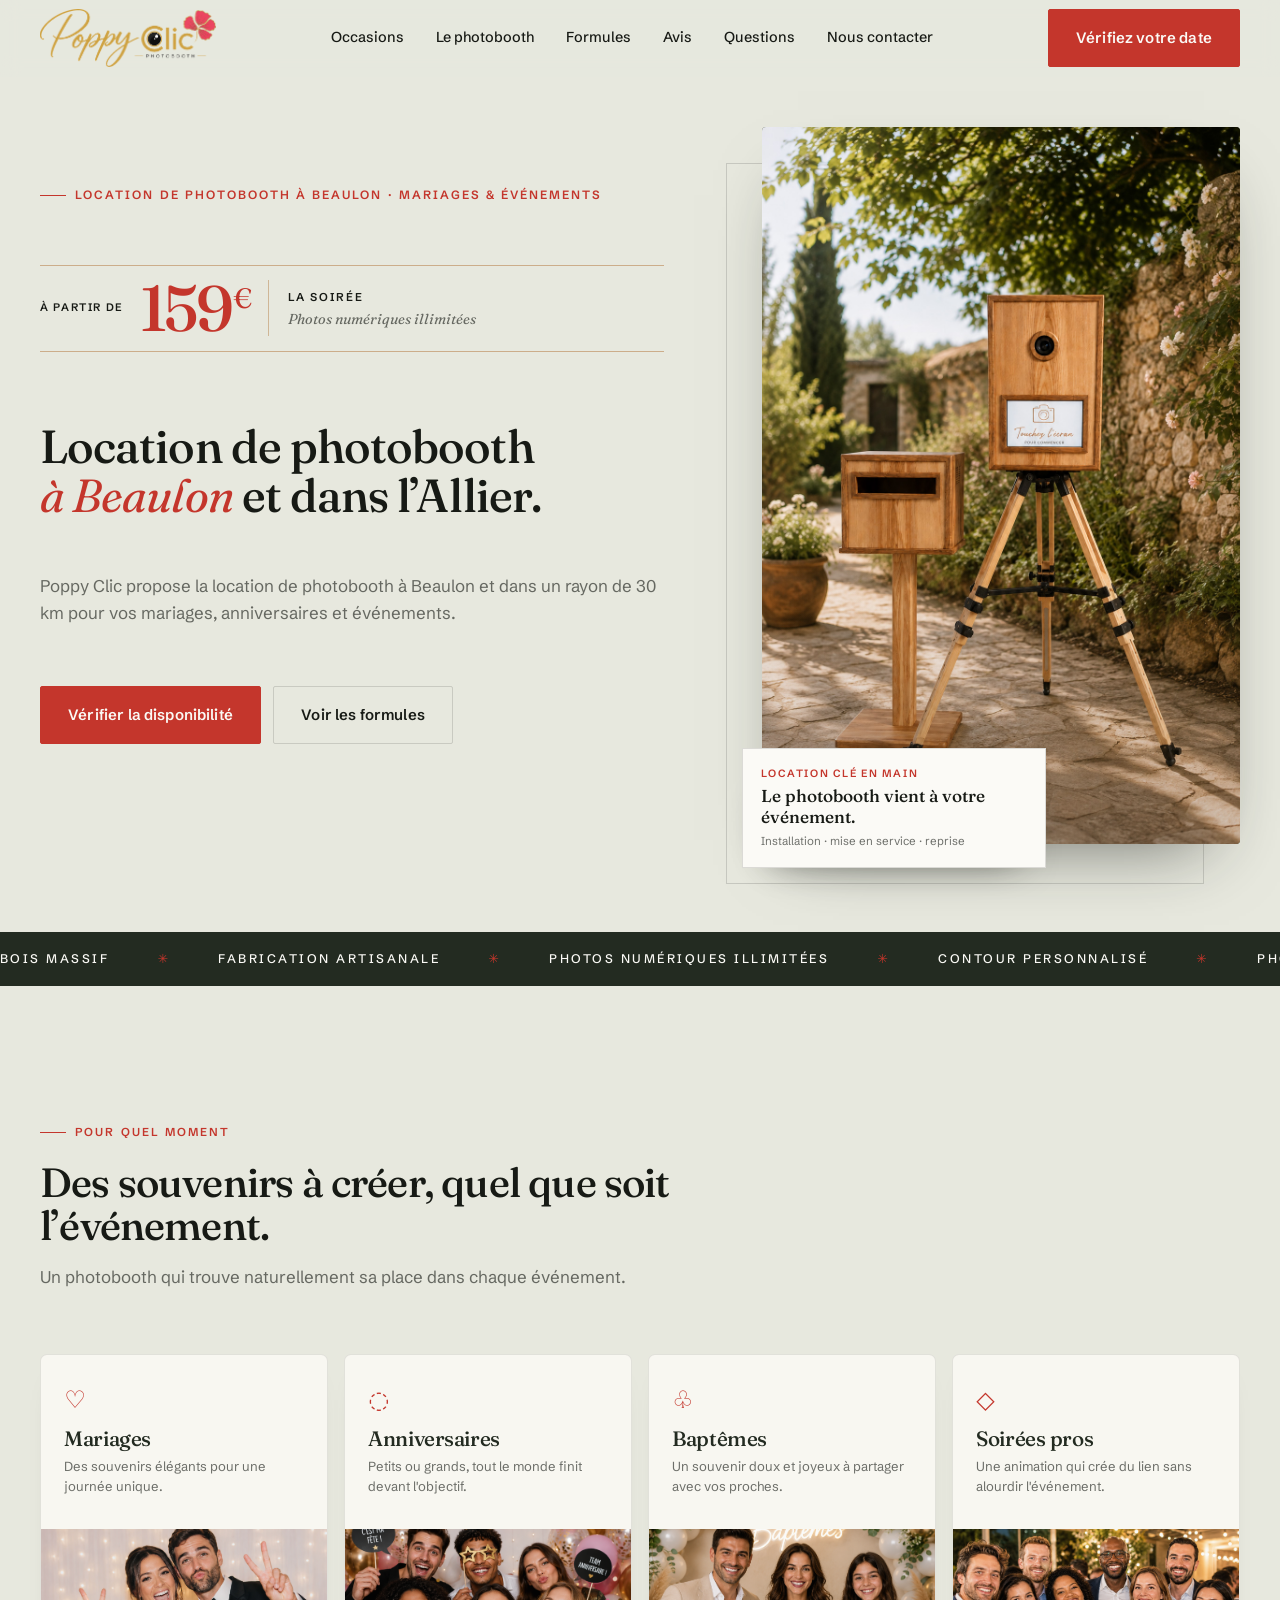
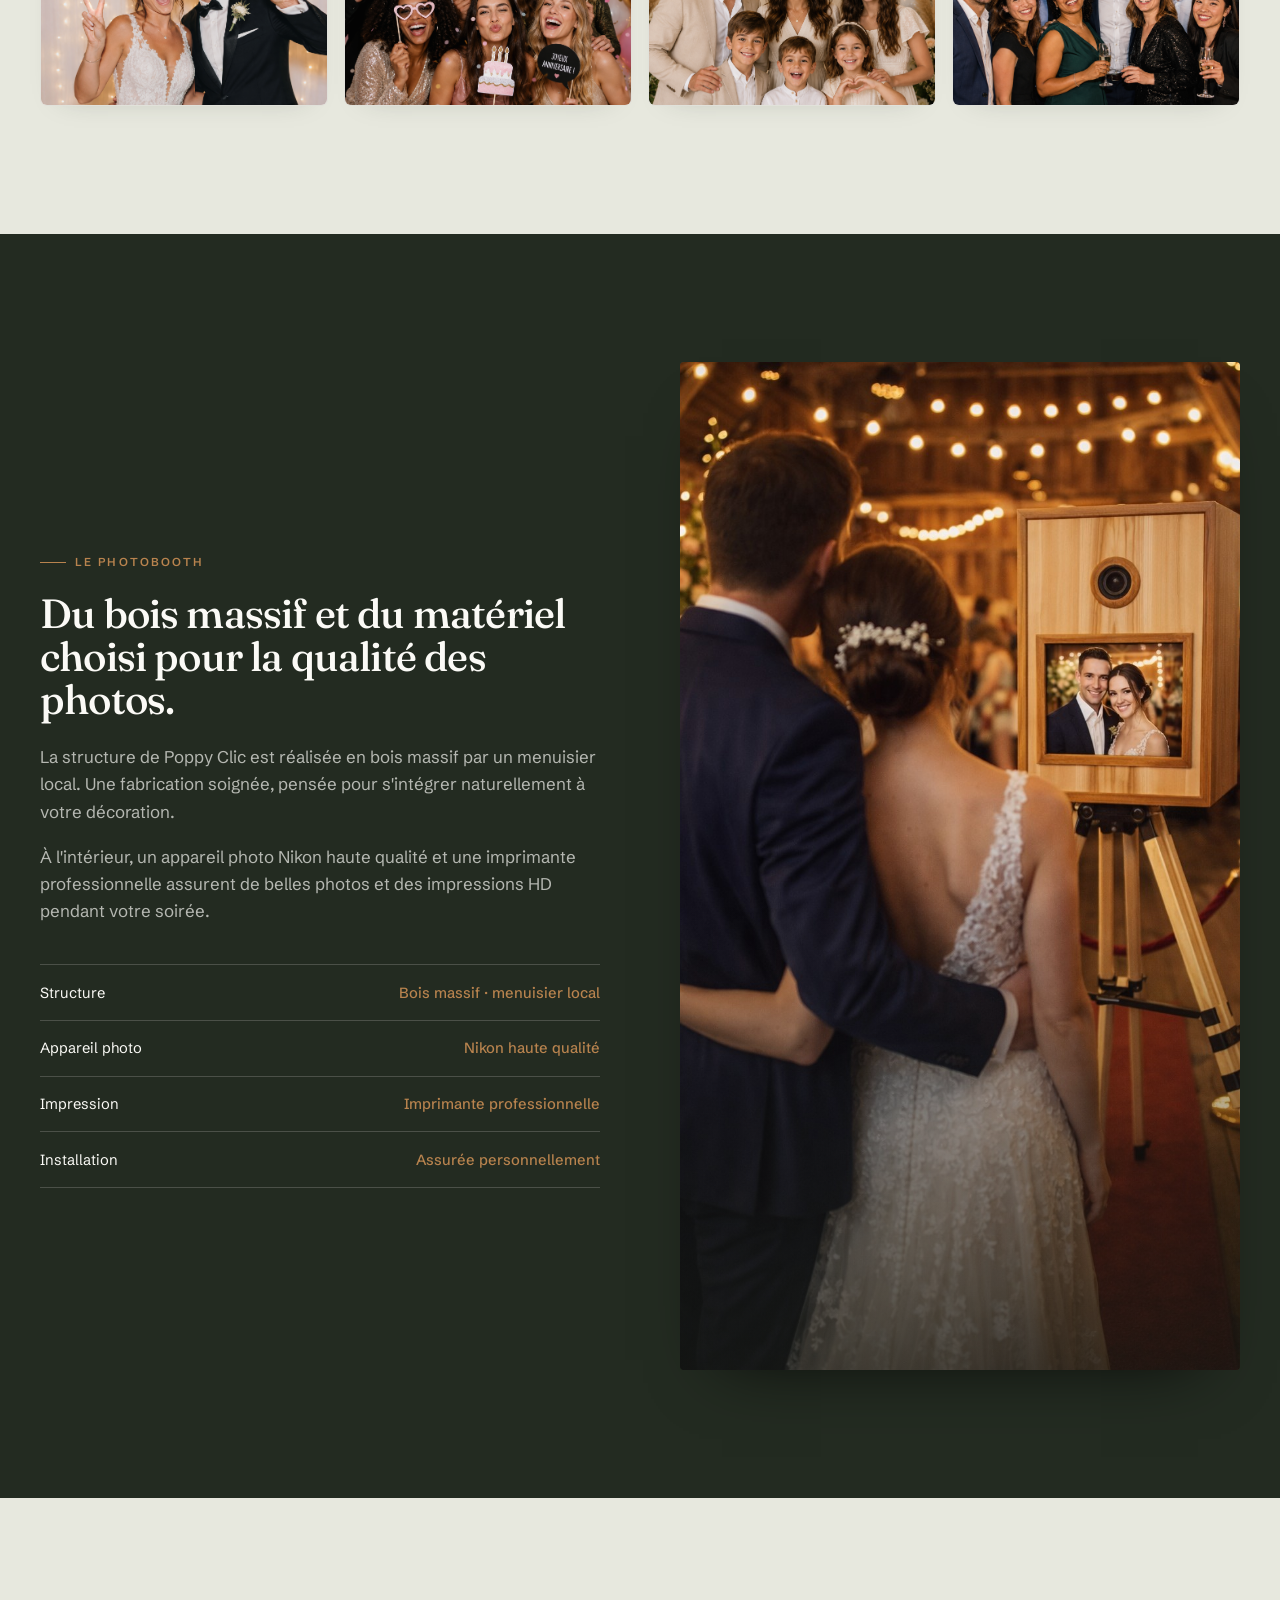
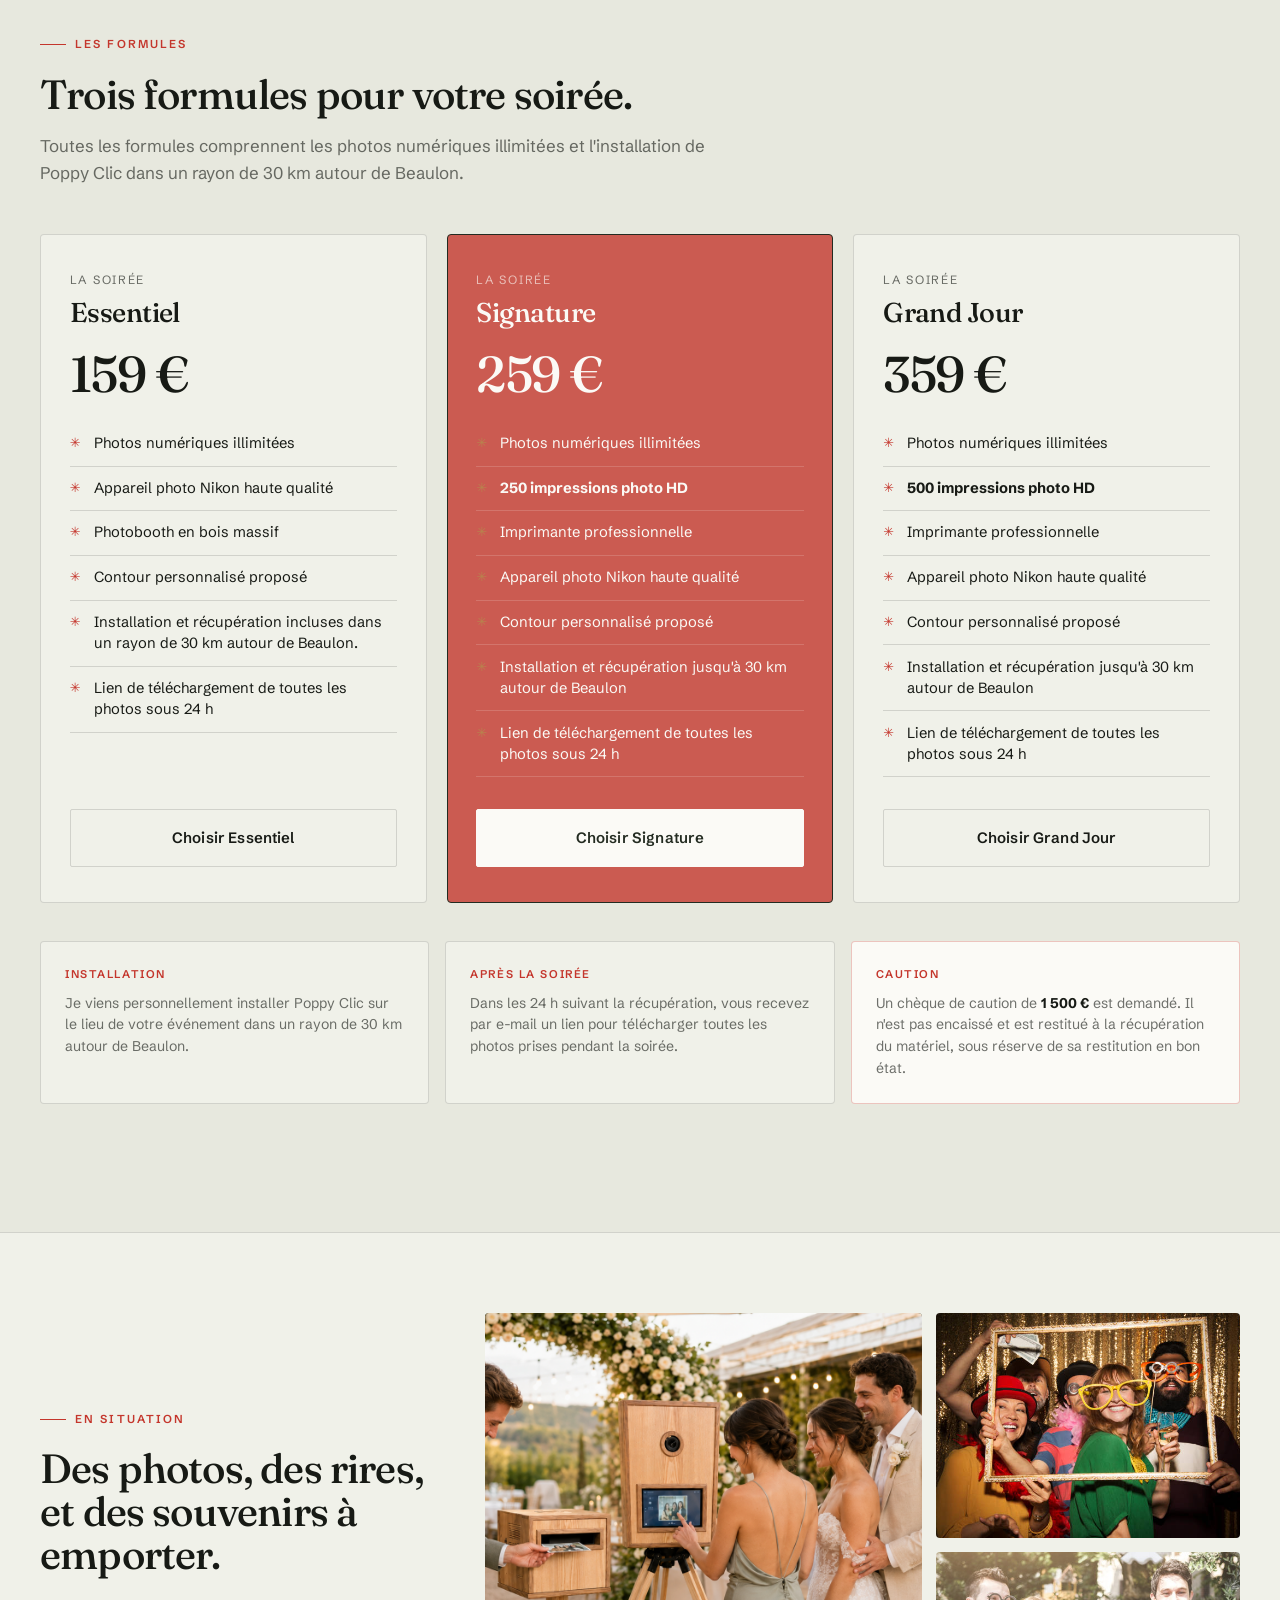
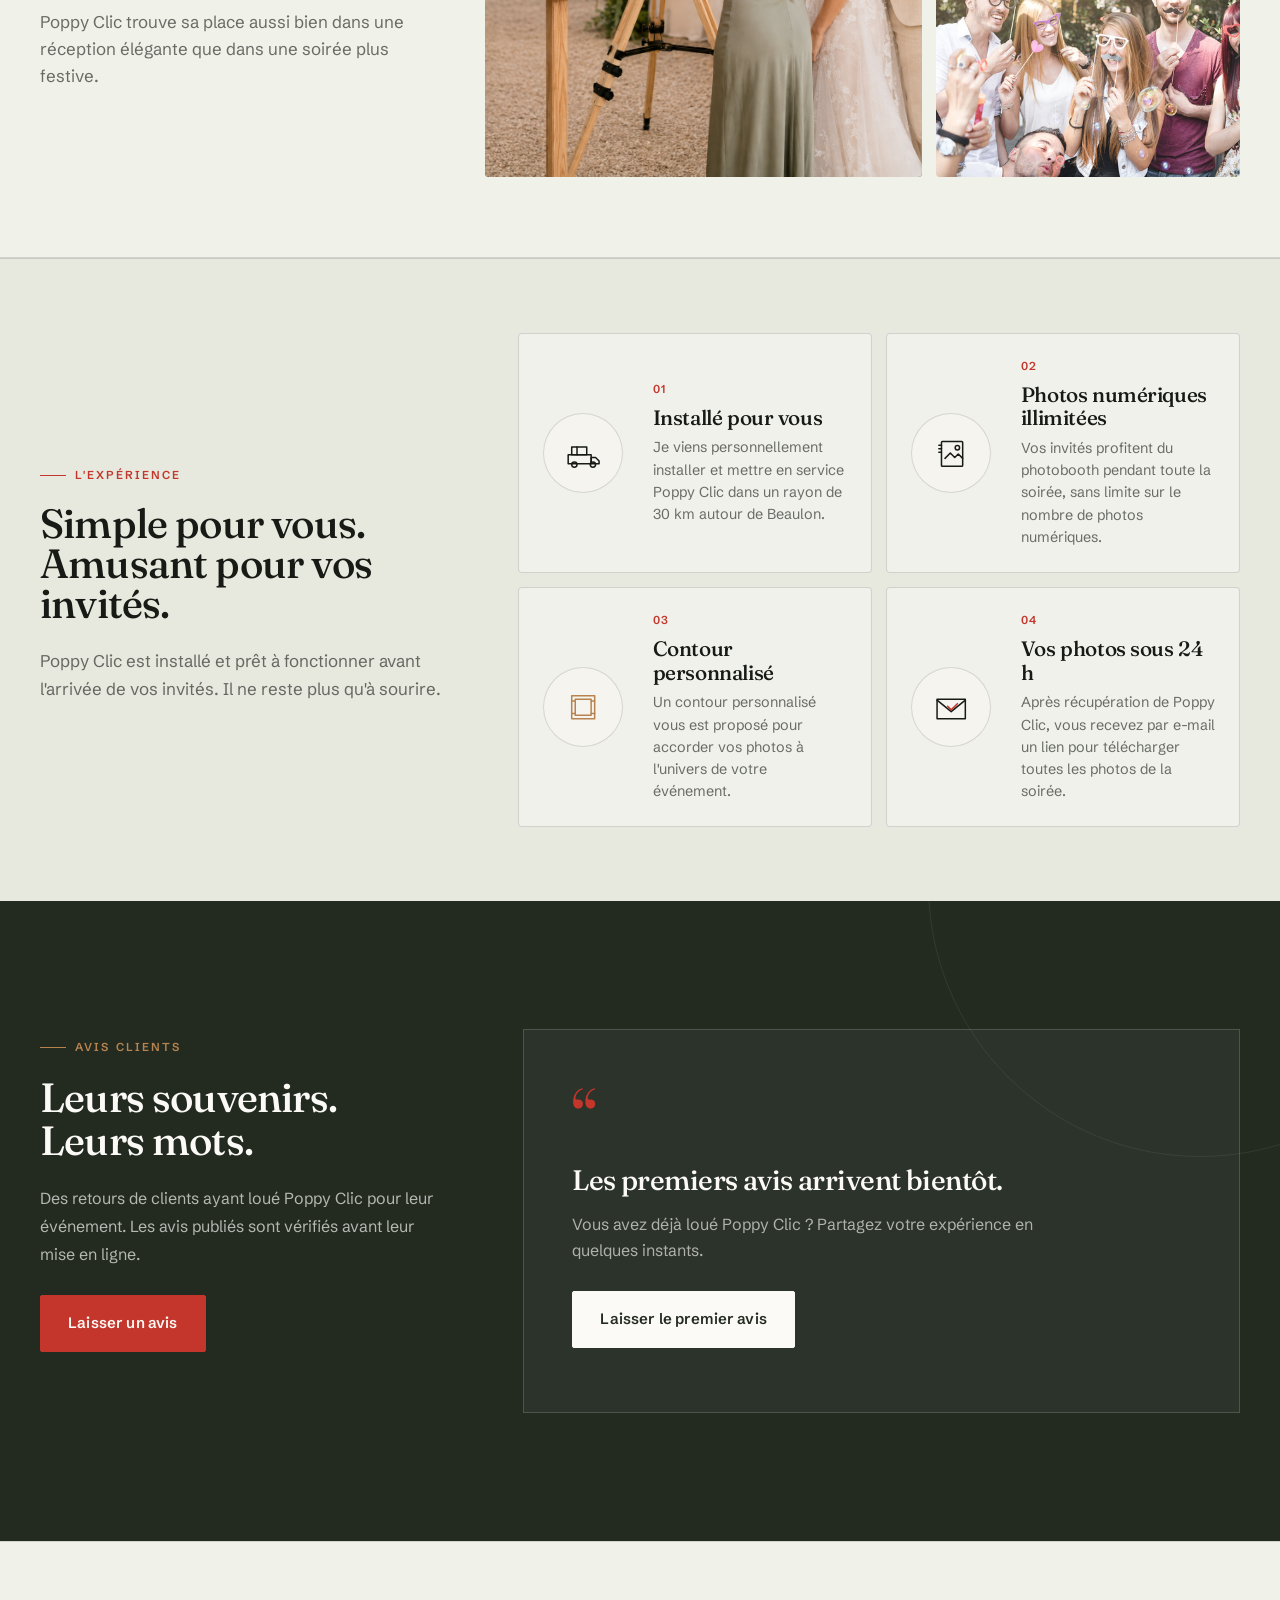
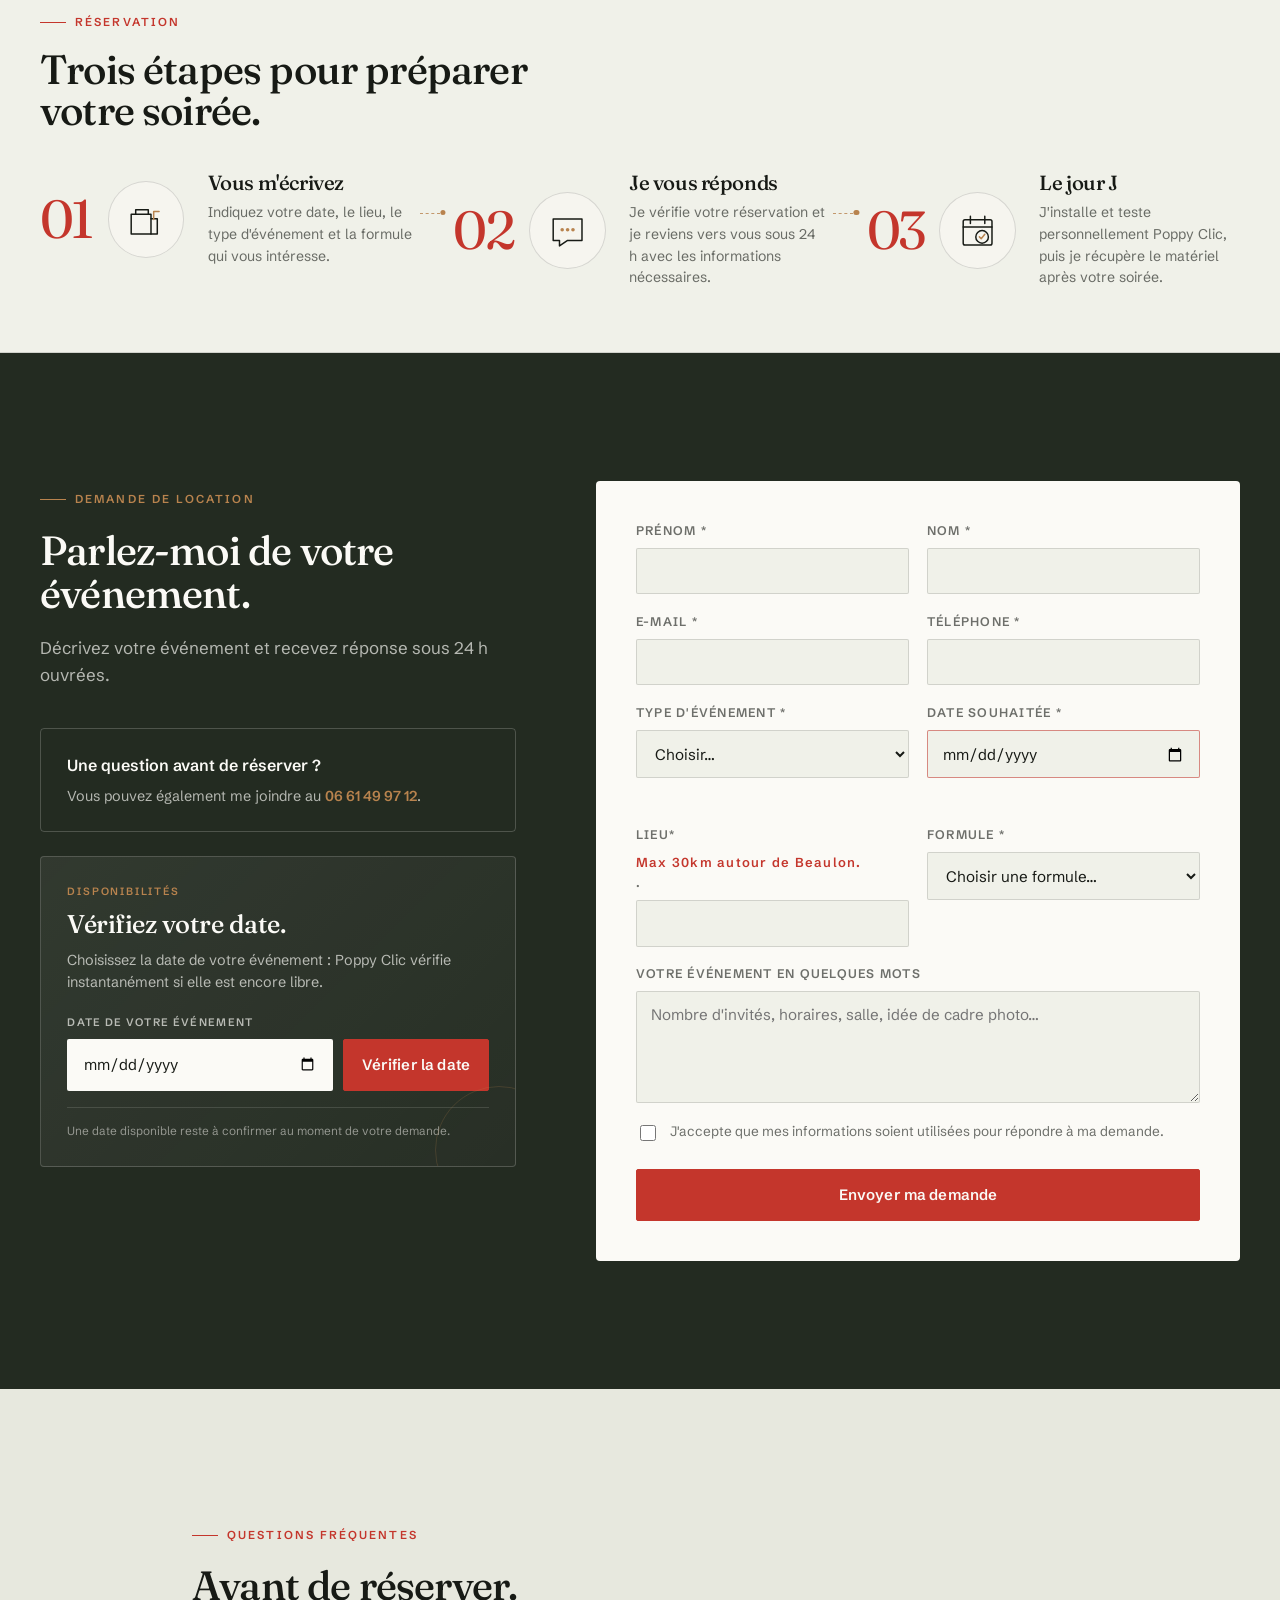
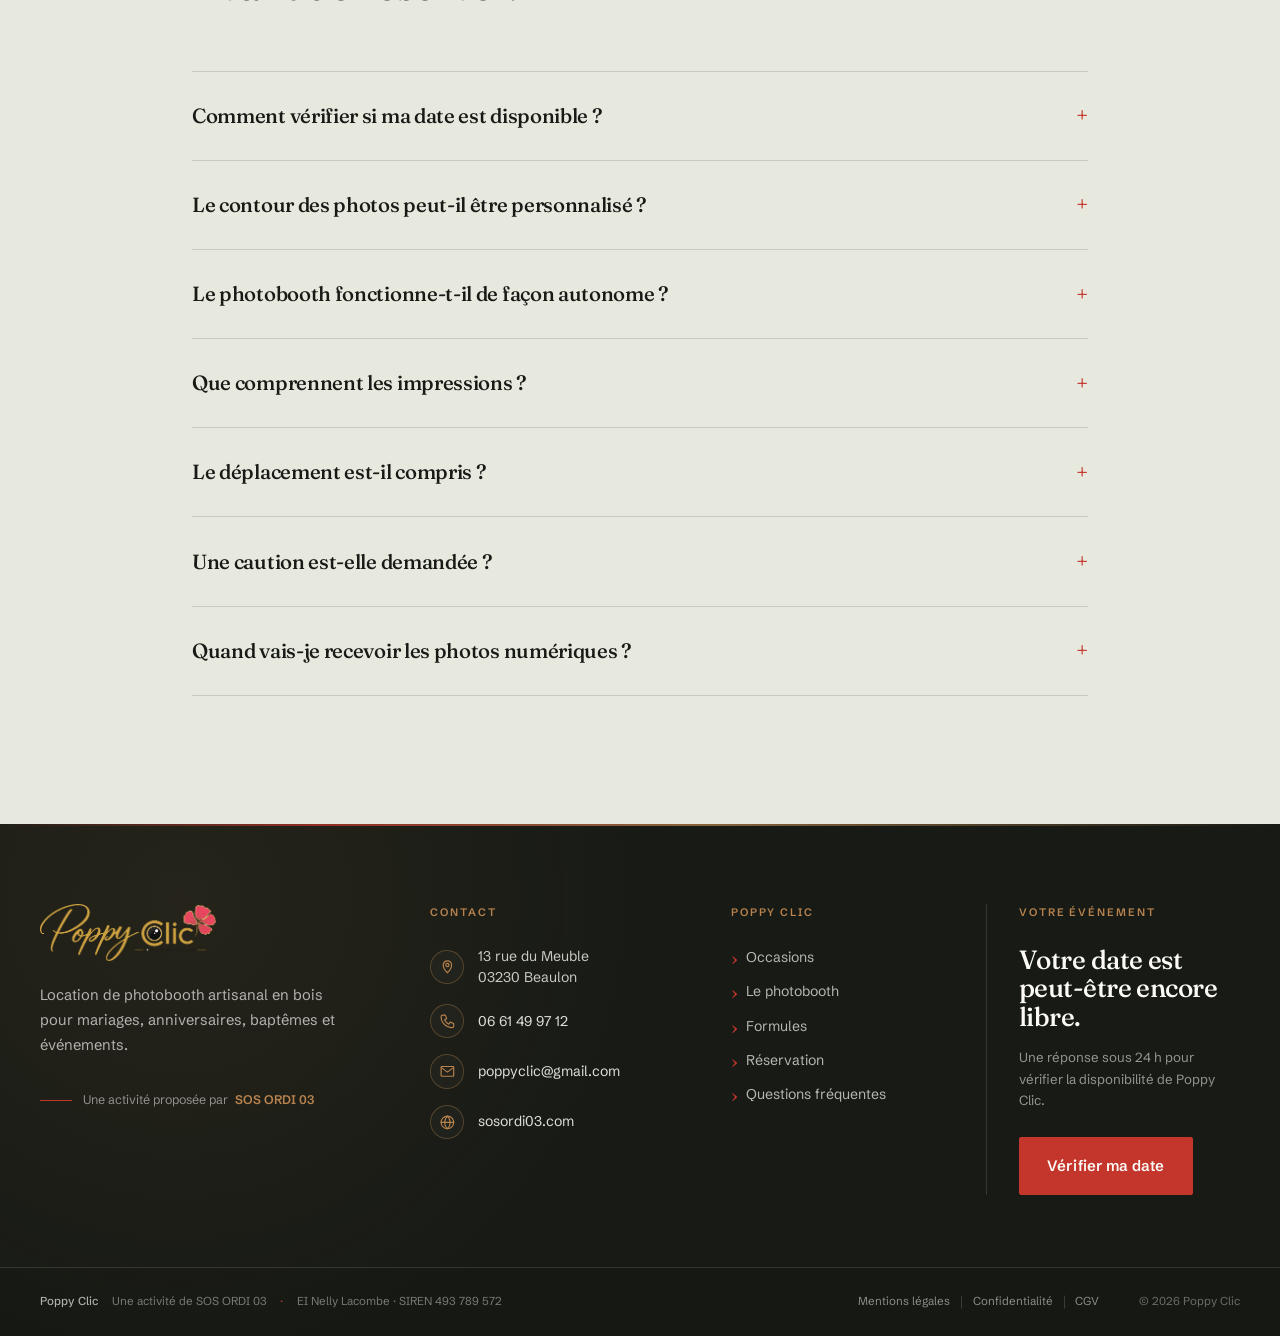
<file: index.html>
<!DOCTYPE html>
<html lang="fr">
<head>
<meta charset="UTF-8">
<meta name="viewport" content="width=device-width, initial-scale=1.0">
<link rel="icon" type="image/png" sizes="96x96" href="images/favicon-poppy.png">
<link rel="apple-touch-icon" href="images/favicon-poppy.png">
<title>Poppy Clic | Location photobooth à Beaulon et dans l’Allier</title>
<meta name="description" content="Location de photobooth en bois à Beaulon et dans l’Allier pour mariages, anniversaires et événements. Photos illimitées, impressions HD et installation.">
<meta property="og:site_name" content="Poppy Clic">
<meta property="og:title" content="Poppy Clic | Location photobooth à Beaulon et dans l’Allier">
<meta property="og:type" content="website">
  <meta property="og:image" content="https://poppyclic.fr/images/photobooth-poppy3.jpg">
<meta property="og:url" content="https://poppyclic.fr/">
  <link rel="canonical" href="https://poppyclic.fr/">
<meta name="theme-color" content="#232B21">
<link rel="preconnect" href="https://fonts.googleapis.com">
<link rel="preconnect" href="https://fonts.gstatic.com" crossorigin>
<link href="https://fonts.googleapis.com/css2?family=Fraunces:opsz,wght@9..144,400;9..144,500;9..144,600&family=Schibsted+Grotesk:wght@400;500;600&display=swap" rel="stylesheet">
<link rel="preload" as="image" href="images/hero-photobooth.png" fetchpriority="high">
<link rel="stylesheet" href="style.css">

<!-- POP-UP DISPONIBILITÉ : styles autonomes pour ne pas modifier style.css -->
<style>
  .pc-availability-modal[hidden] { display: none; }

  .pc-availability-modal {
    position: fixed;
    inset: 0;
    z-index: 10000;
    display: grid;
    place-items: center;
    padding: 24px;
    background: rgba(20, 25, 19, 0.72);
    backdrop-filter: blur(5px);
    -webkit-backdrop-filter: blur(5px);
  }

  .pc-availability-modal-dialog {
    position: relative;
    width: min(860px, 100%);
    max-height: min(760px, calc(100vh - 48px));
    overflow: auto;
    display: grid;
    grid-template-columns: minmax(260px, 0.9fr) minmax(320px, 1.1fr);
    background: #f7f3ec;
    border-radius: 24px;
    box-shadow: 0 28px 80px rgba(0, 0, 0, 0.34);
  }

  .pc-availability-modal-media {
    min-height: 430px;
    overflow: hidden;
    border-radius: 24px 0 0 24px;
  }

  .pc-availability-modal-media img {
    width: 100%;
    height: 100%;
    display: block;
    object-fit: cover;
  }

  .pc-availability-modal-content {
    display: flex;
    flex-direction: column;
    justify-content: center;
    padding: clamp(30px, 5vw, 58px);
    color: #232b21;
  }

  .pc-availability-modal-kicker {
    display: inline-block;
    margin-bottom: 10px;
    font-size: 0.78rem;
    font-weight: 700;
    letter-spacing: 0.12em;
    text-transform: uppercase;
  }

  .pc-availability-modal-content h2 {
    margin: 0 0 10px;
    font-family: "Fraunces", serif;
    font-size: clamp(2rem, 4vw, 3.3rem);
    line-height: 1.02;
    font-weight: 500;
  }

  .pc-availability-modal-date {
    margin: 0 0 22px;
    font-weight: 700;
    font-size: 1.05rem;
  }

  .pc-availability-modal-copy {
    margin: 0 0 14px;
    line-height: 1.65;
  }

  .pc-availability-modal-note {
    margin: 3px 0 24px;
    font-size: 0.88rem;
    opacity: 0.72;
  }

  .pc-availability-modal-actions {
    display: flex;
    flex-wrap: wrap;
    gap: 12px;
    align-items: center;
  }

  .pc-availability-modal-secondary {
    border: 0;
    background: transparent;
    padding: 10px 4px;
    color: inherit;
    font: inherit;
    text-decoration: underline;
    text-underline-offset: 4px;
    cursor: pointer;
  }

  .pc-availability-modal-close {
    position: absolute;
    top: 14px;
    right: 14px;
    z-index: 2;
    width: 42px;
    height: 42px;
    border: 0;
    border-radius: 999px;
    background: rgba(255, 255, 255, 0.92);
    color: #232b21;
    font-size: 1.7rem;
    line-height: 1;
    cursor: pointer;
    box-shadow: 0 5px 18px rgba(0, 0, 0, 0.14);
  }

  .pc-availability-modal-close:focus-visible,
  .pc-availability-modal-secondary:focus-visible {
    outline: 3px solid currentColor;
    outline-offset: 3px;
  }

  @media (max-width: 720px) {
    .pc-availability-modal {
      padding: 14px;
      align-items: center;
    }

    .pc-availability-modal-dialog {
      grid-template-columns: 1fr;
      max-height: calc(100vh - 28px);
      border-radius: 20px;
    }

    .pc-availability-modal-media {
      min-height: 210px;
      max-height: 30vh;
      border-radius: 20px 20px 0 0;
    }

    .pc-availability-modal-content {
      padding: 28px 24px 30px;
    }

    .pc-availability-modal-actions {
      align-items: stretch;
      flex-direction: column;
    }

    .pc-availability-modal-actions .button,
    .pc-availability-modal-secondary {
      width: 100%;
      text-align: center;
    }
  }
</style>
  <script type="application/ld+json">
{
  "@context": "https://schema.org",
  "@type": "LocalBusiness",
  "@id": "https://poppyclic.fr/#poppy-clic",
  "name": "Poppy Clic",
  "url": "https://poppyclic.fr/",
  "logo": "https://poppyclic.fr/images/logo-poppy-clic.png",
  "image": "https://poppyclic.fr/images/photobooth-poppy3.jpg",
  "description": "Location de photobooth en bois pour mariages, anniversaires, baptêmes et événements dans l’Allier.",
  "telephone": "+33661499712",
  "email": "infos@sosordi03.com",
  "address": {
    "@type": "PostalAddress",
    "streetAddress": "13 rue du Meuble",
    "postalCode": "03230",
    "addressLocality": "Beaulon",
    "addressCountry": "FR"
  },
  "areaServed": {
    "@type": "AdministrativeArea",
    "name": "Allier"
  },
  "priceRange": "€€"
}
</script>
  <script type="application/ld+json">
{
  "@context": "https://schema.org",
  "@type": "WebSite",
  "name": "Poppy Clic",
  "alternateName": "Poppy Clic Photobooth",
  "url": "https://poppyclic.fr/"
}
</script>
</head>
<body>
<div class="page-wrapper">

<!-- NAVBAR -->
<header class="navbar_component" id="navbar">
  <div class="padding-global">
    <div class="container-large navbar_container">
<a href="#top" class="navbar_brand">
  <img
    src="images/logo-poppy-clic.png"
    alt="Poppy Clic Photobooth"
    class="navbar_logo-image" decoding="async">
</a>
      <nav class="navbar_menu">
        <a href="#occasions" class="navbar_link">Occasions</a>
        <a href="#artisan" class="navbar_link">Le photobooth</a>
        <a href="#tarifs" class="navbar_link">Formules</a>
        <a href="#avis" class="navbar_link">Avis</a>
        <a href="#faq" class="navbar_link">Questions</a>
        <a href="#reservation" class="navbar_link">Nous contacter</a>
      </nav>
      <a href="#reservation" class="button">Vérifiez votre date</a>

      <button
        class="mobile-menu-toggle"
        type="button"
        aria-label="Ouvrir le menu"
        aria-expanded="false"
        aria-controls="mobile-menu"
      >
        <span></span>
        <span></span>
        <span></span>
      </button>

    </div>
  </div>

  <nav class="mobile-menu" id="mobile-menu" aria-hidden="true">
    <div class="padding-global">
      <div class="container-large mobile-menu-inner">
        <a href="#occasions"><span>01</span><strong>Occasions</strong></a>
        <a href="#artisan"><span>02</span><strong>Le photobooth</strong></a>
        <a href="#tarifs"><span>03</span><strong>Formules</strong></a>
        <a href="#avis"><span>04</span><strong>Avis clients</strong></a>
        <a href="#faq"><span>05</span><strong>Questions</strong></a>
        <a href="#reservation"><span>06</span><strong>Nous contacter</strong></a>
      </div>
    </div>
  </nav>

</header>

<main id="top">

<!-- HERO -->
<section class="section_hero">
  <div class="padding-global">
    <div class="container-large hero_layout">

      <div class="hero_intro">
        <span class="eyebrow is-visible hero_kicker">
          Location de photobooth à Beaulon · Mariages & événements
        </span>

        <div class="hero_price-premium" aria-label="Location à partir de 159 euros la soirée">
          <span class="hero_price-from">À partir de</span>

          <div class="hero_price-amount">
            <strong>159</strong><span>€</span>
          </div>

          <div class="hero_price-side">
            <strong>La soirée</strong>
            <span>Photos numériques illimitées</span>
          </div>
        </div>

        <h1 class="heading-style-h1 hero_title">
          Location de photobooth <em>à Beaulon</em> et dans l’Allier.
        </h1>
      </div>

      <figure class="hero_visual" aria-label="Photobooth Poppy Clic installé lors d'un mariage">
        <div class="hero_visual-frame">
          <img src="images/photobooth-poppy3.jpg
" alt="Photobooth Poppy Clic en bois installé pendant un mariage" loading="eager" decoding="async" fetchpriority="high">
        </div>
        <figcaption class="hero_visual-badge">
          <span>Location clé en main</span>
          <strong>Le photobooth vient à votre événement.</strong>
          <small>Installation · mise en service · reprise</small>
        </figcaption>
      </figure>

      <div class="hero_detail">
        <p class="text-size-large text-color-muted hero_text">
          Poppy Clic propose la location de photobooth à Beaulon et dans un rayon de 30 km pour vos mariages, anniversaires et événements.
        </p>

        <div class="button-group hero_actions">
          <a href="#reservation" class="button">Vérifier la disponibilité</a>
          <a href="#tarifs" class="button is-secondary">Voir les formules</a>
        </div>

        <div class="hero_proof hero_proof-premium">
          <div class="hero_proof-item">
            <span class="hero_proof-icon" aria-hidden="true">
              <svg viewBox="0 0 48 48">
                <path d="M29 8a9 9 0 0 0-10 12L7 32a4 4 0 0 0 0 6 4 4 0 0 0 6 0l12-12A9 9 0 0 0 37 16l-6 6-5-5 6-6A9 9 0 0 0 29 8z"/>
              </svg>
            </span>
            <div>
              <span class="hero_proof-label">Clé en main</span>
              <p class="text-size-small text-color-muted">Installation, mise en service et reprise</p>
            </div>
          </div>

          <div class="hero_proof-item">
            <span class="hero_proof-icon" aria-hidden="true">
              <svg viewBox="0 0 48 48">
                <rect x="8" y="14" width="32" height="24" rx="3"/>
                <path d="M17 14l3-5h8l3 5"/>
                <circle cx="24" cy="26" r="8"/>
              </svg>
            </span>
            <div>
              <span class="hero_proof-label">Sur place</span>
              <p class="text-size-small text-color-muted">Appareil photo Nikon haute qualité</p>
            </div>
          </div>

          <div class="hero_proof-item">
            <span class="hero_proof-icon" aria-hidden="true">
              <svg viewBox="0 0 48 48">
                <path d="M42 7L19 29"/>
                <path d="M42 7L29 41l-10-12L7 20z"/>
              </svg>
            </span>
            <div>
              <span class="hero_proof-label">Après</span>
              <p class="text-size-small text-color-muted">Toutes les photos envoyées sous 24 h</p>
            </div>
          </div>
        </div>
      </div>

    </div>
  </div>
</section>

<!-- BANDEAU DÉFILANT -->
<section class="section_marquee" aria-hidden="true">
  <div class="marquee_track">
    <div class="marquee_item">Bois massif</div>
    <div class="marquee_item">Fabrication artisanale</div>
    <div class="marquee_item">Photos numériques illimitées</div>
    <div class="marquee_item">Contour personnalisé</div>
    <div class="marquee_item">Photos sous 24 h</div>
    <div class="marquee_item">Installation autour de Beaulon</div>
    <div class="marquee_item">Bois massif</div>
    <div class="marquee_item">Fabrication artisanale</div>
    <div class="marquee_item">Photos numériques illimitées</div>
    <div class="marquee_item">Contour personnalisé</div>
    <div class="marquee_item">Photos sous 24 h</div>
    <div class="marquee_item">Installation autour de Beaulon</div>
  </div>
</section>

<!-- OCCASIONS -->
<section class="section_occasions" id="occasions">
  <div class="padding-global">
    <div class="container-large padding-section-large">
      <div class="section_header" data-reveal>
        <span class="eyebrow">Pour quel moment</span>
        <h2 class="heading-style-h2">Des souvenirs à créer, quel que soit l’événement.</h2>
        <p class="text-size-large text-color-muted">
          Un photobooth qui trouve naturellement sa place dans chaque événement.
        </p>
  
        
      </div>

      <div class="occasions_list">
        <div class="occasions_cards is-visible" data-reveal="">
        <article class="occasion_card">
          <div class="occasion_card-copy">
            <span class="occasion_icon">♡</span>
            <h3>Mariages</h3>
            <p>Des souvenirs élégants pour une journée unique.</p>
          </div>
          <img src="images/mariage-poppy.png" alt="Ambiance de mariage" loading="lazy" decoding="async">
        </article>

        <article class="occasion_card">
          <div class="occasion_card-copy">
            <span class="occasion_icon">◌</span>
            <h3>Anniversaires</h3>
            <p>Petits ou grands, tout le monde finit devant l'objectif.</p>
          </div>
          <img src="images/anniversaire-poppy.png" alt="Ambiance d'anniversaire" loading="lazy" decoding="async">
        </article>

        <article class="occasion_card">
          <div class="occasion_card-copy">
            <span class="occasion_icon">♧</span>
            <h3>Baptêmes</h3>
            <p>Un souvenir doux et joyeux à partager avec vos proches.</p>
          </div>
          <img src="images/Baptêmes.png
" alt="Ambiance de baptême" loading="lazy" decoding="async">
        </article>

        <article class="occasion_card">
          <div class="occasion_card-copy">
            <span class="occasion_icon">◇</span>
            <h3>Soirées pros</h3>
            <p>Une animation qui crée du lien sans alourdir l'événement.</p>
          </div>
          <img src="images/entreprise.png
" alt="Soirée professionnelle" loading="lazy" decoding="async">
        </article>
      </div>

      </div>
    </div>
  </div>

</section>

<!-- ARTISAN -->
<section class="section_artisan" id="artisan">
  <div class="padding-global">
    <div class="container-large padding-section-large artisan_layout">
      <div data-reveal>
        <span class="eyebrow is-light">Le photobooth</span>
        <h2 class="heading-style-h2 artisan_title">Du bois massif et du matériel choisi pour la qualité des photos.</h2>
        <p class="text-size-large text-color-muted">
          La structure de Poppy Clic est réalisée en bois massif par un menuisier local. Une fabrication soignée,
          pensée pour s'intégrer naturellement à votre décoration.
        </p>
        <p class="text-size-large text-color-muted artisan_second-text">
          À l'intérieur, un appareil photo Nikon haute qualité et une imprimante professionnelle assurent de belles
          photos et des impressions HD pendant votre soirée.
        </p>
        <div class="artisan_specs">
          <div class="artisan_spec" style="--i:0"><span>Structure</span><span>Bois massif · menuisier local</span></div>
          <div class="artisan_spec" style="--i:1"><span>Appareil photo</span><span>Nikon haute qualité</span></div>
          <div class="artisan_spec" style="--i:2"><span>Impression</span><span>Imprimante professionnelle</span></div>
          <div class="artisan_spec" style="--i:3"><span>Installation</span><span>Assurée personnellement</span></div>
        </div>
      </div>

      <figure class="artisan_media" data-reveal style="--i:1">
        <img src="images/hero-photobooth.png
" alt="Détail du photobooth Poppy Clic en bois massif" loading="lazy" decoding="async">
        <figcaption>
          <span>Fabrication locale</span>
          <strong>Un vrai meuble en bois massif.</strong>
        </figcaption>
      </figure>
    </div>
  </div>
</section>

<!-- TARIFS -->
<section class="section_pricing" id="tarifs">
  <div class="padding-global">
    <div class="container-large padding-section-large">
      <div class="section_header pricing_header" data-reveal>
        <span class="eyebrow">Les formules</span>
        <h2 class="heading-style-h2">Trois formules pour votre soirée.</h2>
        <p class="text-size-large text-color-muted">
          Toutes les formules comprennent les photos numériques illimitées et l'installation de Poppy Clic
          dans un rayon de 30 km autour de Beaulon.
        </p>
      </div>

      <div class="pricing_list">
        <article class="pricing_item" data-reveal style="--i:0">
          <span class="pricing_meta">La soirée</span>
          <h3 class="pricing_name">Essentiel</h3>
          <div class="pricing_price"><span class="pricing_amount">159&nbsp;€</span></div>
          <ul class="pricing_features">
            <li class="pricing_feature">Photos numériques illimitées</li>
            <li class="pricing_feature">Appareil photo Nikon haute qualité</li>
            <li class="pricing_feature">Photobooth en bois massif</li>
            <li class="pricing_feature">Contour personnalisé proposé</li>
            <li class="pricing_feature">Installation et récupération incluses dans un rayon de 30 km autour de Beaulon.</li>
            <li class="pricing_feature">Lien de téléchargement de toutes les photos sous 24 h</li>
          </ul>
          <a href="#reservation" class="button is-secondary">Choisir Essentiel</a>
        </article>

        <article class="pricing_item is-featured" data-reveal style="--i:1">
          <span class="pricing_badge">Avec impressions</span>
          <span class="pricing_meta">La soirée</span>
          <h3 class="pricing_name">Signature</h3>
          <div class="pricing_price"><span class="pricing_amount">259&nbsp;€</span></div>
          <ul class="pricing_features">
            <li class="pricing_feature">Photos numériques illimitées</li>
            <li class="pricing_feature"><strong>250 impressions photo HD</strong></li>
            <li class="pricing_feature">Imprimante professionnelle</li>
            <li class="pricing_feature">Appareil photo Nikon haute qualité</li>
            <li class="pricing_feature">Contour personnalisé proposé</li>
            <li class="pricing_feature">Installation et récupération jusqu'à 30 km autour de Beaulon</li>
            <li class="pricing_feature">Lien de téléchargement de toutes les photos sous 24 h</li>
          </ul>
          <a href="#reservation" class="button is-light">Choisir Signature</a>
        </article>

        <article class="pricing_item" data-reveal style="--i:2">
          <span class="pricing_meta">La soirée</span>
          <h3 class="pricing_name">Grand Jour</h3>
          <div class="pricing_price"><span class="pricing_amount">359&nbsp;€</span></div>
          <ul class="pricing_features">
            <li class="pricing_feature">Photos numériques illimitées</li>
            <li class="pricing_feature"><strong>500 impressions photo HD</strong></li>
            <li class="pricing_feature">Imprimante professionnelle</li>
            <li class="pricing_feature">Appareil photo Nikon haute qualité</li>
            <li class="pricing_feature">Contour personnalisé proposé</li>
            <li class="pricing_feature">Installation et récupération jusqu'à 30 km autour de Beaulon</li>
            <li class="pricing_feature">Lien de téléchargement de toutes les photos sous 24 h</li>
          </ul>
          <a href="#reservation" class="button is-secondary">Choisir Grand Jour</a>
        </article>
      </div>

      <div class="rental_infos" data-reveal>
        <div class="rental_info">
          <span class="rental_info-title">Installation</span>
          <p>Je viens personnellement installer Poppy Clic sur le lieu de votre événement dans un rayon de 30 km autour de Beaulon.</p>
        </div>
        <div class="rental_info">
          <span class="rental_info-title">Après la soirée</span>
          <p>Dans les 24 h suivant la récupération, vous recevez par e-mail un lien pour télécharger toutes les photos prises pendant la soirée.</p>
        </div>
        <div class="rental_info is-caution">
          <span class="rental_info-title">Caution</span>
          <p>Un chèque de caution de <strong>1 500 €</strong> est demandé. Il n'est pas encaissé et est restitué à la récupération du matériel, sous réserve de sa restitution en bon état.</p>
        </div>
      </div>
    </div>
  </div>
</section>

<!-- GALERIE -->
<section class="section_gallery" aria-label="Ambiances d’événements">
  <div class="padding-global">
    <div class="container-large gallery_layout">
      <div class="gallery_intro" data-reveal>
        <span class="eyebrow">En situation</span>
        <h2 class="heading-style-h2">Des photos, des rires, et des souvenirs à emporter.</h2>
        <p class="text-size-large text-color-muted">Poppy Clic trouve sa place aussi bien dans une réception élégante que dans une soirée plus festive.</p>
      </div>
      <div class="gallery_grid" data-reveal>
        <figure class="gallery_photo is-large"><img src="images/poppy-clic3.png
" alt="Photobooth Poppy Clic installé lors d’un mariage" loading="lazy" decoding="async"></figure>
        <figure class="gallery_photo"><img src="images/poppy-clic1.jpg
" alt="Invités réunis pour une photo de soirée" loading="lazy" decoding="async"></figure>
        <figure class="gallery_photo"><img src="images/poppy-clic2.jpg
" alt="Ambiance festive pendant une soirée" loading="lazy" decoding="async"></figure>
      </div>
    </div>
  </div>
</section>

<!-- EXPÉRIENCE -->
<section class="section_included">
  <div class="padding-global">
    <div class="container-large experience_layout">

      <div class="experience_intro" data-reveal>
        <span class="eyebrow">L'expérience</span>

        <h2 class="heading-style-h2 experience_title">
          Simple pour vous.<br>
          Amusant pour vos invités.
        </h2>

        <p class="text-color-muted experience_intro-text">
          Poppy Clic est installé et prêt à fonctionner avant l'arrivée
          de vos invités. Il ne reste plus qu'à sourire.
        </p>
      </div>

      <div class="experience_cards" data-reveal>

        <article class="experience_card">
          <div class="experience_icon" aria-hidden="true">
            <svg viewBox="0 0 48 48">
              <path d="M7 27h26v10H7z"/>
              <path d="M33 30h5l4 4v3h-9z"/>
              <path d="M11 18h17v9H11z"/>
              <circle cx="14" cy="38" r="3"/>
              <circle cx="35" cy="38" r="3"/>
              <path d="M17 18v9"/>
            </svg>
          </div>
          <div class="experience_card-copy">
            <span class="experience_number">01</span>
            <h3>Installé pour vous</h3>
            <p>
              Je viens personnellement installer et mettre en service
              Poppy Clic dans un rayon de 30 km autour de Beaulon.
            </p>
          </div>
        </article>

        <article class="experience_card">
          <div class="experience_icon" aria-hidden="true">
            <svg viewBox="0 0 48 48">
              <rect x="13" y="12" width="24" height="28" rx="1"/>
              <path d="M17 31l6-6 5 5 4-4 5 5"/>
              <circle cx="31" cy="19" r="2.5"/>
              <path d="M10 16h3M10 20h3M10 24h3"/>
            </svg>
          </div>
          <div class="experience_card-copy">
            <span class="experience_number">02</span>
            <h3>Photos numériques illimitées</h3>
            <p>
              Vos invités profitent du photobooth pendant toute la soirée,
              sans limite sur le nombre de photos numériques.
            </p>
          </div>
        </article>

        <article class="experience_card">
          <div class="experience_icon is-gold" aria-hidden="true">
            <svg viewBox="0 0 48 48">
              <rect x="11" y="11" width="26" height="26"/>
              <rect x="15" y="15" width="18" height="18"/>
              <path d="M11 17h4M33 17h4M11 31h4M33 31h4"/>
            </svg>
          </div>
          <div class="experience_card-copy">
            <span class="experience_number">03</span>
            <h3>Contour personnalisé</h3>
            <p>
              Un contour personnalisé vous est proposé pour accorder
              vos photos à l'univers de votre événement.
            </p>
          </div>
        </article>

        <article class="experience_card">
          <div class="experience_icon" aria-hidden="true">
            <svg viewBox="0 0 48 48">
              <path d="M8 15h32v22H8z"/>
              <path d="M8 16l16 13 16-13"/>
              <path class="icon-accent" d="M20 23l4 4 7-7"/>
            </svg>
          </div>
          <div class="experience_card-copy">
            <span class="experience_number">04</span>
            <h3>Vos photos sous 24 h</h3>
            <p>
              Après récupération de Poppy Clic, vous recevez par e-mail
              un lien pour télécharger toutes les photos de la soirée.
            </p>
          </div>
        </article>

      </div>
    </div>
  </div>
</section>


<!-- AVIS CLIENTS -->
<section class="section_reviews" id="avis" aria-labelledby="reviews-title">
  <div class="padding-global">
    <div class="container-large padding-section-large reviews_layout">

      <div class="reviews_intro" data-reveal>
        <span class="eyebrow is-light">Avis clients</span>

        <h2 class="heading-style-h2 reviews_title" id="reviews-title">
          Leurs souvenirs.<br>
          Leurs mots.
        </h2>

        <p class="reviews_intro-text">
          Des retours de clients ayant loué Poppy Clic pour leur événement.
          Les avis publiés sont vérifiés avant leur mise en ligne.
        </p>

        <div class="reviews_average" id="reviews-average" hidden>
          <div class="reviews_average-stars" id="reviews-average-stars" aria-hidden="true"></div>
          <div>
            <strong id="reviews-average-value"></strong>
            <span id="reviews-average-count"></span>
          </div>
        </div>

        <a class="button reviews_cta" href="avis.html">Laisser un avis</a>
      </div>

      <div class="reviews_panel" data-reveal>
        <div class="reviews_empty" id="reviews-empty">
          <span class="reviews_quote-mark" aria-hidden="true">“</span>
          <h3>Les premiers avis arrivent bientôt.</h3>
          <p>
            Vous avez déjà loué Poppy Clic ? Partagez votre expérience en quelques instants.
          </p>
          <a class="button is-light" href="avis.html">Laisser le premier avis</a>
        </div>

        <div class="reviews_carousel" id="reviews-carousel" hidden>
          <div class="reviews_viewport">
            <div class="reviews_track" id="reviews-track"></div>
          </div>

          <div class="reviews_controls">
            <div class="reviews_arrows">
              <button class="reviews_arrow" id="reviews-prev" type="button" aria-label="Avis précédent">←</button>
              <button class="reviews_arrow" id="reviews-next" type="button" aria-label="Avis suivant">→</button>
            </div>

            <div class="reviews_dots" id="reviews-dots" aria-label="Navigation des avis"></div>
          </div>
        </div>
      </div>

    </div>
  </div>
</section>

<!-- ÉTAPES -->
<section class="section_steps">
  <div class="padding-global">
    <div class="container-large reservation_layout">

      <div class="reservation_header" data-reveal>
        <span class="eyebrow">Réservation</span>
        <h2 class="heading-style-h2">
          Trois étapes pour préparer votre soirée.
        </h2>
      </div>

      <div class="reservation_steps" data-reveal>

        <article class="reservation_step">
          <div class="reservation_step-number">01</div>

          <div class="reservation_step-icon" aria-hidden="true">
            <svg viewBox="0 0 48 48">
              <path d="M8 18h22v22H8z"/>
              <path d="M30 23h7v17h-7"/>
              <path d="M13 18v-5h14v5"/>
              <path class="icon-accent" d="M33 15v9M33 15h6"/>
            </svg>
          </div>

          <div class="reservation_step-content">
            <h3>Vous m'écrivez</h3>
            <p>
              Indiquez votre date, le lieu, le type d'événement
              et la formule qui vous intéresse.
            </p>
          </div>
        </article>

        <article class="reservation_step">
          <div class="reservation_step-number">02</div>

          <div class="reservation_step-icon" aria-hidden="true">
            <svg viewBox="0 0 48 48">
              <path d="M8 11h32v24H24l-9 6v-6H8z"/>
              <circle class="icon-accent-fill" cx="18" cy="23" r="2"/>
              <circle class="icon-accent-fill" cx="24" cy="23" r="2"/>
              <circle class="icon-accent-fill" cx="30" cy="23" r="2"/>
            </svg>
          </div>

          <div class="reservation_step-content">
            <h3>Je vous réponds</h3>
            <p>
              Je vérifie votre réservation et je reviens vers vous
              sous 24 h avec les informations nécessaires.
            </p>
          </div>
        </article>

        <article class="reservation_step">
          <div class="reservation_step-number">03</div>

          <div class="reservation_step-icon" aria-hidden="true">
            <svg viewBox="0 0 48 48">
              <rect x="8" y="12" width="32" height="28" rx="2"/>
              <path d="M8 20h32M16 8v8M32 8v8"/>
              <circle cx="29" cy="31" r="7"/>
              <path class="icon-accent" d="M26 31l2 2 4-5"/>
            </svg>
          </div>

          <div class="reservation_step-content">
            <h3>Le jour J</h3>
            <p>
              J'installe et teste personnellement Poppy Clic,
              puis je récupère le matériel après votre soirée.
            </p>
          </div>
        </article>

      </div>

    </div>
  </div>
</section>

<!-- FORMULAIRE -->
<section class="section_contact" id="reservation">
  <div class="padding-global">
    <div class="container-large padding-section-large contact_layout">
      <div class="contact_intro" data-reveal>
        <span class="eyebrow is-light">Demande de location</span>
        <h2 class="heading-style-h2 contact_title">Parlez-moi de votre événement.</h2>
        <p class="text-size-large text-color-muted">
          Décrivez votre événement et recevez réponse sous 24 h ouvrées.
        </p>
        <div class="contact_reassurance">
          <strong>Une question avant de réserver ?</strong>
          <p>Vous pouvez également me joindre au <a href="tel:+33661499712">06 61 49 97 12</a>.</p>
        </div>

        <div class="availability_checker" id="disponibilites">
          <span class="availability_checker-kicker">Disponibilités</span>
          <h3>Vérifiez votre date.</h3>
          <p class="availability_checker-copy">
            Choisissez la date de votre événement : Poppy Clic vérifie instantanément si elle est encore libre.
          </p>

          <div class="availability_checker-controls">
            <label class="availability_checker-label" for="availability-date">Date de votre événement</label>
            <div class="availability_checker-row">
              <input
                class="availability_checker-input"
                type="date"
                id="availability-date"
                aria-describedby="availability-check-status">
              <button
                class="button availability_checker-button"
                type="button"
                id="availability-check-button">
                Vérifier la date
              </button>
            </div>
          </div>

          <p
            id="availability-check-status"
            class="availability_checker-status"
            role="status"
            aria-live="polite"></p>

          <p class="availability_checker-note">
            Une date disponible reste à confirmer au moment de votre demande.
          </p>
        </div>
      </div>

      <!-- Branche l'attribut action sur ton service de formulaire (Formspree, Basin, Make…) -->
      <form id="reservation-form" class="form_component" method="POST" action="https://script.google.com/macros/s/AKfycbzBVBv2SV4g1yjcXxPncsd7EsKRFbQNKIpy4nISPOwOe2f4jI4zxDJkeS7BA_N02Z2x9w/exec" data-reveal style="--i:1">
        <div class="form_grid">
          <div class="form_field">
            <label class="form_label" for="prenom">Prénom *</label>
            <input class="form_input" type="text" id="prenom" name="prenom" autocomplete="given-name" required>
          </div>
          <div class="form_field">
            <label class="form_label" for="nom">Nom *</label>
            <input class="form_input" type="text" id="nom" name="nom" autocomplete="family-name" required>
          </div>
          <div class="form_field">
<label class="form_label" for="email">E-mail *</label>
<input
  class="form_input"
  type="email"
  id="email"
  name="email"
  autocomplete="email"
  required
  pattern="[^@\s]+@[^@\s]+\.[A-Za-z]{2,}"
  title="Veuillez saisir une adresse e-mail valide, par exemple nom@exemple.fr"
>
          </div>
          <div class="form_field">
<label class="form_label" for="tel">Téléphone *</label>
<input
  class="form_input"
  type="tel"
  id="tel"
  name="telephone"
  autocomplete="tel"
  required
  pattern="0[1-9]([ .\-]?[0-9]{2}){4}"
  title="Veuillez saisir un numéro français à 10 chiffres, par exemple 06 12 34 56 78"
>
          </div>
          <div class="form_field">
            <label class="form_label" for="type">Type d'événement *</label>
            <select class="form_select" id="type" name="type" required>
              <option value="">Choisir…</option>
              <option>Mariage</option>
              <option>Baptême / Communion</option>
              <option>Anniversaire</option>
              <option>Baby shower</option>
              <option>Entreprise</option>
              <option>Association</option>
              <option>Autre</option>
            </select>
          </div>
          <div class="form_field">
            <label class="form_label" for="date">Date souhaitée *</label>
            <input class="form_input" type="date" id="date" name="date" required>
            <p
              id="date-availability-status"
              class="date-availability-status"
              role="status"
              aria-live="polite">
            </p>
          </div>
          <div class="form_field">
            <label class="form_label" for="lieu">Lieu*  <p class="location-info">
   Max 30km autour de Beaulon.
</p>.</label>
           
            <input class="form_input" type="text" id="lieu" name="lieu" required>
          </div>
<div class="form_field">
  <label class="form_label" for="formule">Formule *</label>
  <select class="form_select" id="formule" name="formule" required>
    <option value="">Choisir une formule…</option>
    
    <option>Essentiel</option>
    <option>Signature</option>
    <option>Grand Jour</option>
  </select>
</div>
          <div class="form_field is-full">
            <label class="form_label" for="message">Votre événement en quelques mots</label>
            <textarea class="form_textarea" id="message" name="message" placeholder="Nombre d'invités, horaires, salle, idée de cadre photo…"></textarea>
          </div>
          <label class="form_check">
            <input type="checkbox" name="rgpd" required>
            <span>J'accepte que mes informations soient utilisées pour répondre à ma demande.</span>
          </label>
          <button type="submit" class="button">Envoyer ma demande</button>
          <div style="position:absolute;left:-9999px;top:-9999px;" aria-hidden="true">
  <label for="website">Site internet</label>
  <input
    type="text"
    id="website"
    name="website"
    tabindex="-1"
    autocomplete="off"
  >
</div>
        </div>
      </form>
      <div id="form-success" style="display:none;">
  <h3>Merci, votre demande est bien partie.</h3>
  <p>Je reviens vers vous rapidement pour confirmer votre réservation.</p>
</div>
    </div>
  </div>
</section>

<!-- POP-UP : DATE DISPONIBLE -->
<div
  class="pc-availability-modal"
  id="availability-success-modal"
  role="dialog"
  aria-modal="true"
  aria-labelledby="availability-success-title"
  aria-describedby="availability-success-copy"
  hidden>
  <div class="pc-availability-modal-dialog">
    <button
      class="pc-availability-modal-close"
      id="availability-modal-close"
      type="button"
      aria-label="Fermer la fenêtre">×</button>

    <div class="pc-availability-modal-media" aria-hidden="true">
      <img
        src="images/photobooth-poppy3.jpg"
        alt=""
        loading="lazy"
        decoding="async">
    </div>

    <div class="pc-availability-modal-content">
      <span class="pc-availability-modal-kicker">Bonne nouvelle ✨</span>
      <h2 id="availability-success-title">Votre date est disponible !</h2>
      <p class="pc-availability-modal-date" id="availability-modal-date"></p>

      <p class="pc-availability-modal-copy" id="availability-success-copy">
        Vous avez déjà fait le premier pas : votre date est libre. Poppy Clic peut maintenant
        s’inviter à votre événement avec son photobooth en bois massif, des photos numériques
        illimitées et de beaux souvenirs à partager avec vos invités.
      </p>

      <p class="pc-availability-modal-copy">
        Continuez dans votre lancée : votre date est déjà ajoutée au formulaire, il ne reste
        que quelques informations à me laisser pour votre demande.
      </p>

      <p class="pc-availability-modal-note">
        La disponibilité reste à confirmer au moment de votre demande.
      </p>

      <div class="pc-availability-modal-actions">
        <button class="button" id="availability-modal-continue" type="button">
          Continuer ma demande
        </button>
        <button class="pc-availability-modal-secondary" id="availability-modal-later" type="button">
          Pas maintenant
        </button>
      </div>
    </div>
  </div>
</div>

<!-- FAQ -->
<section class="section_faq" id="faq">
  <div class="padding-global">
    <div class="container-medium padding-section-large">
      <div class="section_header" data-reveal>
        <span class="eyebrow">Questions fréquentes</span>
        <h2 class="heading-style-h2">Avant de réserver.</h2>
      </div>
      <div class="faq_list" data-reveal>
        <details class="faq_item">
          <summary class="faq_question">Comment vérifier si ma date est disponible ?</summary>
          <p class="faq_answer">Remplissez le formulaire avec votre date et le lieu de l'événement. Je vérifie la disponibilité et je vous réponds sous 24 h. Vous pouvez aussi me joindre au 06 61 49 97 12.</p>
        </details>
        <details class="faq_item">
          <summary class="faq_question">Le contour des photos peut-il être personnalisé ?</summary>
          <p class="faq_answer">Oui. Un contour personnalisé vous est proposé afin d'adapter les photos à votre événement.</p>
        </details>
        <details class="faq_item">
          <summary class="faq_question">Le photobooth fonctionne-t-il de façon autonome ?</summary>
          <p class="faq_answer">Oui. Je viens personnellement l'installer et le mettre en service avant votre événement. Il est ensuite prévu pour être utilisé simplement par vos invités pendant la soirée.</p>
        </details>
        <details class="faq_item">
          <summary class="faq_question">Que comprennent les impressions ?</summary>
          <p class="faq_answer">La formule Signature comprend 250 impressions photo HD et la formule Grand Jour 500 impressions photo HD. La formule Essentiel comprend les photos numériques illimitées sans impressions.</p>
        </details>
        <details class="faq_item">
          <summary class="faq_question">Le déplacement est-il compris ?</summary>
          <p class="faq_answer">    Oui. La livraison, l’installation et la récupération de Poppy Clic
    sont comprises dans un rayon maximum de 30 km autour de Beaulon.
    Les locations au-delà de cette zone ne sont pas proposées et
    le photobooth ne peut pas être retiré directement par le client.</p>
        </details>
        <details class="faq_item">
          <summary class="faq_question">Une caution est-elle demandée ?</summary>
          <p class="faq_answer">Oui. Un chèque de caution de 1 500 € est demandé. Il n'est pas encaissé et est restitué à la récupération du matériel, sous réserve de sa restitution en bon état.</p>
        </details>
        <details class="faq_item">
          <summary class="faq_question">Quand vais-je recevoir les photos numériques ?</summary>
          <p class="faq_answer">Dans les 24 h suivant la récupération de Poppy Clic, vous recevez par e-mail un lien pour télécharger toutes les photos prises pendant votre soirée.</p>
        </details>
      </div>
    </div>
  </div>
</section>

</main>

<!-- FOOTER PREMIUM -->
<footer class="pc-footer">

  <div class="padding-global">
    <div class="container-large pc-footer-main">

      <!-- MARQUE -->
      <div class="pc-footer-brand">

        <div class="pc-footer-logo">
          
          <a href="#top" class="navbar_brand">
  <img
    src="images/logo-poppy-clic.png"
    alt="Poppy Clic Photobooth"
    class="navbar_logo-image" decoding="async">
</a>
        </div>

        <p class="pc-footer-description">
          Location de photobooth artisanal en bois pour mariages,
          anniversaires, baptêmes et événements.
        </p>

        <div class="pc-footer-signature">
          <span></span>
          Une activité proposée par
          <strong>SOS ORDI 03</strong>
        </div>

      </div>


      <!-- CONTACT -->
      <div class="pc-footer-column">

        <span class="pc-footer-title">Contact</span>

        <div class="pc-footer-contact">

          <!-- ADRESSE -->
          <div class="pc-footer-contact-item">

            <span class="pc-footer-icon">
              <svg viewBox="0 0 24 24" aria-hidden="true">
                <path d="M12 21s-6-5.4-6-11a6 6 0 1 1 12 0c0 5.6-6 11-6 11z"/>
                <circle cx="12" cy="10" r="2.3"/>
              </svg>
            </span>

            <div>
              <span>13 rue du Meuble</span>
              <span>03230 Beaulon</span>
            </div>

          </div>


          <!-- TÉLÉPHONE -->
          <div class="pc-footer-contact-item">

            <span class="pc-footer-icon">
              <svg viewBox="0 0 24 24" aria-hidden="true">
                <path d="M5 3h4l2 5-3 2a15 15 0 0 0 6 6l2-3 5 2v4c0 1-1 2-2 2C10 21 3 14 3 5c0-1 1-2 2-2z"/>
              </svg>
            </span>

            <a href="tel:+33661499712">
              06 61 49 97 12
            </a>

          </div>


          <!-- EMAIL -->
          <div class="pc-footer-contact-item">

            <span class="pc-footer-icon">
              <svg viewBox="0 0 24 24" aria-hidden="true">
                <rect x="3" y="5" width="18" height="14" rx="1"/>
                <path d="m4 7 8 6 8-6"/>
              </svg>
            </span>

            <a href="mailto:infos@sosordi03.com">
              poppyclic@gmail.com
            </a>

          </div>


          <!-- SITE -->
          <div class="pc-footer-contact-item">

            <span class="pc-footer-icon">
              <svg viewBox="0 0 24 24" aria-hidden="true">
                <circle cx="12" cy="12" r="9"/>
                <path d="M3 12h18"/>
                <path d="M12 3c3 3 4 6 4 9s-1 6-4 9"/>
                <path d="M12 3c-3 3-4 6-4 9s1 6 4 9"/>
              </svg>
            </span>

            <a href="https://sosordi03.com"
               target="_blank"
               rel="noopener">
              sosordi03.com
            </a>

          </div>

        </div>

      </div>


      <!-- NAVIGATION -->
      <div class="pc-footer-column">

        <span class="pc-footer-title">Poppy Clic</span>

        <nav class="pc-footer-nav">

          <a href="#occasions">
            <span>›</span>
            Occasions
          </a>

          <a href="#artisan">
            <span>›</span>
            Le photobooth
          </a>

          <a href="#tarifs">
            <span>›</span>
            Formules
          </a>

          <a href="#reservation">
            <span>›</span>
            Réservation
          </a>

          <a href="#faq">
            <span>›</span>
            Questions fréquentes
          </a>

        </nav>

      </div>


      <!-- CTA -->
      <div class="pc-footer-cta">

        <span class="pc-footer-title">
          Votre événement
        </span>

        <h3>
          Votre date est peut-être
          encore libre.
        </h3>

        <p>
          Une réponse sous 24 h pour vérifier
          la disponibilité de Poppy Clic.
        </p>

        <a href="#reservation" class="button pc-footer-button">
          Vérifier ma date
        </a>

      </div>

    </div>
  </div>


  <!-- BAS DU FOOTER -->
  <div class="pc-footer-bottom">

    <div class="padding-global">

      <div class="container-large pc-footer-bottom-inner">

        <div class="pc-footer-company">
          <strong>Poppy Clic</strong>
          <span>Une activité de SOS ORDI 03</span>
          <span>EI Nelly Lacombe · SIREN 493 789 572</span>
        </div>

        <nav class="pc-footer-legal">
          <a href="mentions-legales.html">Mentions légales</a>
          <a href="confidentialite.html">Confidentialité</a>
          <a href="cgv.html">CGV</a>
        </nav>

        <span class="pc-footer-copyright">
          © <span id="year">2026</span> Poppy Clic
        </span>

      </div>

    </div>

  </div>

</footer>

</div>

<script>
// Année du footer
document.getElementById('year').textContent = new Date().getFullYear();

// Ombre de la navbar au scroll
const nav = document.getElementById('navbar');
addEventListener('scroll', () => nav.classList.toggle('is-scrolled', scrollY > 20), {passive:true});

// Apparition des blocs au scroll : ajoute .is-visible une seule fois
const io = new IntersectionObserver((entries) => {
  entries.forEach(e => {
    if (e.isIntersecting) { e.target.classList.add('is-visible'); io.unobserve(e.target); }
  });
}, {threshold:.15, rootMargin:'0px 0px -60px 0px'});
document.querySelectorAll('[data-reveal]').forEach(el => io.observe(el));

// Navigation mobile
const mobileMenuToggle = document.querySelector('.mobile-menu-toggle');
const mobileMenu = document.getElementById('mobile-menu');

if (mobileMenuToggle && mobileMenu) {
  const setMenu = (open) => {
    nav.classList.toggle('mobile-menu-open', open);
    mobileMenuToggle.setAttribute('aria-expanded', open ? 'true' : 'false');
    mobileMenuToggle.setAttribute('aria-label', open ? 'Fermer le menu' : 'Ouvrir le menu');
    mobileMenu.setAttribute('aria-hidden', open ? 'false' : 'true');
  };

  mobileMenuToggle.addEventListener('click', () => {
    setMenu(!nav.classList.contains('mobile-menu-open'));
  });

  mobileMenu.querySelectorAll('a').forEach(link => {
    link.addEventListener('click', () => setMenu(false));
  });

  document.addEventListener('keydown', (event) => {
    if (event.key === 'Escape') setMenu(false);
  });

  window.addEventListener('resize', () => {
    if (window.innerWidth > 991) setMenu(false);
  }, {passive:true});
}
</script>
  <script>
/* ============================================================
   VÉRIFICATION DE DISPONIBILITÉ POPPY CLIC
   Le webhook Make existant est conservé.
   ============================================================ */
const AVAILABILITY_WEBHOOK_URL = 'https://script.google.com/macros/s/AKfycbzBVBv2SV4g1yjcXxPncsd7EsKRFbQNKIpy4nISPOwOe2f4jI4zxDJkeS7BA_N02Z2x9w/exec';

const dateInput = document.getElementById('date');
const dateAvailabilityStatus = document.getElementById('date-availability-status');

const availabilityCheckInput = document.getElementById('availability-date');
const availabilityCheckButton = document.getElementById('availability-check-button');
const availabilityCheckStatus = document.getElementById('availability-check-status');

// Pop-up affiché uniquement après une vérification rapide positive.
const availabilityModal = document.getElementById('availability-success-modal');
const availabilityModalDate = document.getElementById('availability-modal-date');
const availabilityModalClose = document.getElementById('availability-modal-close');
const availabilityModalContinue = document.getElementById('availability-modal-continue');
const availabilityModalLater = document.getElementById('availability-modal-later');
let availabilityModalPreviousFocus = null;

function formatAvailabilityDate(dateString) {
  const [year, month, day] = dateString.split('-').map(Number);
  const date = new Date(year, month - 1, day);
  const formatted = new Intl.DateTimeFormat('fr-FR', {
    weekday: 'long',
    day: 'numeric',
    month: 'long',
    year: 'numeric'
  }).format(date);

  return formatted.charAt(0).toUpperCase() + formatted.slice(1);
}

function openAvailabilityModal(dateString) {
  if (!availabilityModal) return;

  availabilityModalPreviousFocus = document.activeElement;

  if (availabilityModalDate) {
    availabilityModalDate.textContent = formatAvailabilityDate(dateString);
  }

  availabilityModal.hidden = false;
  document.body.style.overflow = 'hidden';

  requestAnimationFrame(() => {
    availabilityModalContinue?.focus();
  });
}

function closeAvailabilityModal() {
  if (!availabilityModal) return;

  availabilityModal.hidden = true;
  document.body.style.overflow = '';

  if (availabilityModalPreviousFocus instanceof HTMLElement) {
    availabilityModalPreviousFocus.focus({ preventScroll: true });
  }
}

availabilityModalClose?.addEventListener('click', closeAvailabilityModal);
availabilityModalLater?.addEventListener('click', closeAvailabilityModal);

availabilityModal?.addEventListener('click', (event) => {
  if (event.target === availabilityModal) closeAvailabilityModal();
});

document.addEventListener('keydown', (event) => {
  if (event.key === 'Escape' && availabilityModal && !availabilityModal.hidden) {
    closeAvailabilityModal();
  }
});

availabilityModalContinue?.addEventListener('click', () => {
  const selectedDate = availabilityCheckInput?.value || '';

  if (dateInput && selectedDate) {
    dateInput.value = selectedDate;
    dateInput.setCustomValidity('');
    lastCheckedDate = selectedDate;
    dateAvailabilityState = 'available';
  }

  // Ferme sans remettre le focus sur le bouton de vérification.
  availabilityModalPreviousFocus = null;
  closeAvailabilityModal();

  const reservationForm = document.getElementById('reservation-form');
  if (reservationForm) {
    reservationForm.scrollIntoView({ behavior: 'smooth', block: 'start' });
    window.setTimeout(() => {
      document.getElementById('prenom')?.focus({ preventScroll: true });
    }, 650);
  }
});

let dateAvailabilityState = 'unknown';
let lastCheckedDate = '';

const availabilityIsConfigured =
  AVAILABILITY_WEBHOOK_URL.startsWith('https://') &&
  !AVAILABILITY_WEBHOOK_URL.includes('COLLER_ICI');

function setDateAvailabilityStatus(state, message) {
  dateAvailabilityState = state;

  if (!dateAvailabilityStatus) return;

  dateAvailabilityStatus.className =
    'date-availability-status' + (state ? ' is-' + state : '');
  dateAvailabilityStatus.textContent = message || '';
}

function setQuickAvailabilityStatus(state, message) {
  if (!availabilityCheckStatus) return;

  availabilityCheckStatus.className =
    'availability_checker-status' + (state ? ' is-' + state : '');
  availabilityCheckStatus.textContent = message || '';
}

async function requestDateAvailability(date) {
  if (!date || !availabilityIsConfigured) return 'unknown';

  try {
    const separator = AVAILABILITY_WEBHOOK_URL.includes('?') ? '&' : '?';
    const response = await fetch(
      AVAILABILITY_WEBHOOK_URL + separator + 'date=' + encodeURIComponent(date),
      { method: 'GET', cache: 'no-store' }
    );

    if (!response.ok) throw new Error('Réponse indisponible');

    const result = (await response.text()).trim();

    if (result === '1') return 'busy';
    if (result === '0') return 'available';

    throw new Error('Réponse inattendue');

  } catch (error) {
    return 'error';
  }
}

async function checkDateAvailability(date) {
  if (!date) {
    lastCheckedDate = '';
    setDateAvailabilityStatus('unknown', '');
    if (dateInput) dateInput.setCustomValidity('');
    return 'unknown';
  }

  if (!availabilityIsConfigured) {
    lastCheckedDate = '';
    setDateAvailabilityStatus('unknown', '');
    if (dateInput) dateInput.setCustomValidity('');
    return 'unknown';
  }

  lastCheckedDate = date;
  setDateAvailabilityStatus('checking', 'Vérification de la disponibilité…');

  const state = await requestDateAvailability(date);

  if (state === 'busy') {
    if (dateInput) dateInput.setCustomValidity('Cette date est déjà réservée.');
    setDateAvailabilityStatus(
      'busy',
      'Cette date est déjà réservée. Choisissez une autre date.'
    );
    return 'busy';
  }

  if (state === 'available') {
    if (dateInput) dateInput.setCustomValidity('');
    setDateAvailabilityStatus(
      'available',
      'Cette date est disponible. Vous pouvez envoyer votre demande.'
    );
    return 'available';
  }

  if (dateInput) dateInput.setCustomValidity('');
  setDateAvailabilityStatus(
    'error',
    'Vérification automatique momentanément indisponible. La date sera confirmée avec votre demande.'
  );
  return 'error';
}

async function runQuickAvailabilityCheck() {
  if (!availabilityCheckInput || !availabilityCheckButton) return;

  const selectedDate = availabilityCheckInput.value;

  if (!selectedDate) {
    setQuickAvailabilityStatus('busy', 'Choisissez d’abord une date.');
    availabilityCheckInput.focus();
    return;
  }

  availabilityCheckButton.disabled = true;
  const originalText = availabilityCheckButton.textContent;
  availabilityCheckButton.textContent = 'Vérification…';
  setQuickAvailabilityStatus('checking', 'Vérification en cours…');

  const state = await requestDateAvailability(selectedDate);

  if (state === 'available') {
    setQuickAvailabilityStatus(
      'available',
      'Cette date est disponible. Remplissez le formulaire : votre date y a déjà été ajoutée.'
    );

    if (dateInput) {
      dateInput.value = selectedDate;
      dateInput.setCustomValidity('');
      lastCheckedDate = selectedDate;
      setDateAvailabilityStatus(
        'available',
        'Cette date est disponible. Vous pouvez envoyer votre demande.'
      );
    }

    openAvailabilityModal(selectedDate);
  } else if (state === 'busy') {
    setQuickAvailabilityStatus(
      'busy',
      'Cette date est déjà réservée. Essayez une autre date.'
    );
  } else {
    setQuickAvailabilityStatus(
      'error',
      'Vérification momentanément indisponible. Vous pouvez tout de même envoyer votre demande.'
    );
  }

  availabilityCheckButton.disabled = false;
  availabilityCheckButton.textContent = originalText;
}

if (availabilityCheckButton) {
  availabilityCheckButton.addEventListener('click', runQuickAvailabilityCheck);
}

if (availabilityCheckInput) {
  availabilityCheckInput.addEventListener('change', () => {
    setQuickAvailabilityStatus('unknown', '');
  });
}

if (dateInput) {
  dateInput.addEventListener('change', () => {
    checkDateAvailability(dateInput.value);
  });
}
</script>

  <script>
const form = document.getElementById('reservation-form');
const success = document.getElementById('form-success');

form.addEventListener('submit', async function(e) {
  e.preventDefault();

  /* Recontrôle la date au moment de l'envoi.
     Une date confirmée occupée bloque uniquement l'envoi du formulaire. */
  if (availabilityIsConfigured && dateInput && dateInput.value) {
    let availabilityState = dateAvailabilityState;

    if (
      lastCheckedDate !== dateInput.value ||
      !['available', 'busy', 'error'].includes(availabilityState)
    ) {
      availabilityState = await checkDateAvailability(dateInput.value);
    }

    if (availabilityState === 'busy') {
      dateInput.reportValidity();
      dateInput.focus();
      return;
    }
  }

  const button = form.querySelector('button[type="submit"]');
  const originalText = button.textContent;

  button.disabled = true;
  button.textContent = 'Envoi en cours...';

  try {
    const data = new FormData(form);

    await fetch(form.action, {
      method: 'POST',
      body: data,
      mode: 'no-cors'
    });

form.style.display = 'none';
success.style.display = 'block';

requestAnimationFrame(() => {
  success.scrollIntoView({
    behavior: 'smooth',
    block: 'center'
  });
});

  } catch (error) {
    button.disabled = false;
    button.textContent = originalText;
    alert("Une erreur est survenue. Merci de réessayer.");
  }
});
</script>
  <script>
['prenom', 'nom', 'lieu'].forEach(function(id) {
  const field = document.getElementById(id);

  if (field) {
    field.addEventListener('input', function() {
      this.value = this.value.toUpperCase();
    });
  }
});
</script>
  <script>
if (new URLSearchParams(window.location.search).get('test') === '1') {
  document.getElementById('prenom').value = 'TEST';
  document.getElementById('nom').value = 'POPPY CLIC';
  document.getElementById('email').value = 'nellylac@gmail.com';
  document.getElementById('tel').value = '0661499712';
  document.getElementById('type').value = 'Mariage';
  document.getElementById('lieu').value = 'BEAULON';
  document.getElementById('formule').value = 'Signature';
  document.getElementById('message').value = 'Ceci est une demande de test Poppy Clic.';

  const rgpd = document.querySelector('input[name="rgpd"]');
  if (rgpd) rgpd.checked = true;
}
</script>

<script>
(() => {
  const emptyState = document.getElementById('reviews-empty');
  const carousel = document.getElementById('reviews-carousel');
  const track = document.getElementById('reviews-track');
  const prevButton = document.getElementById('reviews-prev');
  const nextButton = document.getElementById('reviews-next');
  const dotsWrap = document.getElementById('reviews-dots');
  const average = document.getElementById('reviews-average');
  const averageStars = document.getElementById('reviews-average-stars');
  const averageValue = document.getElementById('reviews-average-value');
  const averageCount = document.getElementById('reviews-average-count');

  if (!emptyState || !carousel || !track) return;

  const clampNote = note => Math.max(1, Math.min(5, Number(note) || 5));
  const starString = note => {
    const rounded = Math.round(clampNote(note));
    return '★'.repeat(rounded) + '☆'.repeat(5 - rounded);
  };

  let reviews = [];
  let index = 0;
  let timer = null;

  const cardsPerView = () => window.matchMedia('(max-width: 760px)').matches ? 1 : 2;
  const maxIndex = () => Math.max(0, reviews.length - cardsPerView());

  const buildCard = review => {
    const article = document.createElement('article');
    article.className = 'review_card';

    const head = document.createElement('div');
    head.className = 'review_card-head';

    const stars = document.createElement('div');
    stars.className = 'review_card-stars';
    stars.setAttribute('aria-label', `${clampNote(review.note)} étoiles sur 5`);
    stars.textContent = starString(review.note);

    const quote = document.createElement('span');
    quote.className = 'review_card-quote';
    quote.setAttribute('aria-hidden', 'true');
    quote.textContent = '“';

    head.append(stars, quote);

    const text = document.createElement('p');
    text.className = 'review_card-text';
    text.textContent = review.texte || '';

    const footer = document.createElement('footer');
    footer.className = 'review_card-footer';

    const identity = document.createElement('div');
    const name = document.createElement('strong');
    const initiale = (review.initiale || '').trim();
    name.textContent = [review.prenom || 'Client', initiale].filter(Boolean).join(' ');

    const meta = document.createElement('span');
    meta.textContent = [review.evenement, review.date].filter(Boolean).join(' · ');

    identity.append(name, meta);

    const badge = document.createElement('span');
    badge.className = 'review_verified';
    badge.textContent = 'Avis vérifié';

    footer.append(identity, badge);
    article.append(head, text, footer);

    return article;
  };

  const createDots = () => {
    dotsWrap.replaceChildren();
    const count = maxIndex() + 1;

    if (count <= 1) {
      dotsWrap.hidden = true;
      return;
    }

    dotsWrap.hidden = false;

    for (let i = 0; i < count; i++) {
      const dot = document.createElement('button');
      dot.type = 'button';
      dot.className = 'reviews_dot';
      dot.setAttribute('aria-label', `Afficher les avis à partir de la position ${i + 1}`);
      dot.addEventListener('click', () => {
        index = i;
        update();
        restartAutoplay();
      });
      dotsWrap.appendChild(dot);
    }
  };

  const update = () => {
    index = Math.min(index, maxIndex());

    const perView = cardsPerView();
    const percentage = 100 / perView;
    const gap = 16;
    track.style.transform = `translateX(calc(-${index * percentage}% - ${index * gap / perView}px))`;

    prevButton.disabled = index <= 0;
    nextButton.disabled = index >= maxIndex();

    [...dotsWrap.children].forEach((dot, i) => {
      dot.classList.toggle('is-active', i === index);
      dot.setAttribute('aria-current', i === index ? 'true' : 'false');
    });
  };

  const stopAutoplay = () => {
    if (timer) clearInterval(timer);
    timer = null;
  };

  const startAutoplay = () => {
    stopAutoplay();

    if (reviews.length <= cardsPerView()) return;
    if (window.matchMedia('(prefers-reduced-motion: reduce)').matches) return;

    timer = setInterval(() => {
      index = index >= maxIndex() ? 0 : index + 1;
      update();
    }, 6500);
  };

  const restartAutoplay = () => {
    stopAutoplay();
    startAutoplay();
  };

  prevButton.addEventListener('click', () => {
    index = Math.max(0, index - 1);
    update();
    restartAutoplay();
  });

  nextButton.addEventListener('click', () => {
    index = Math.min(maxIndex(), index + 1);
    update();
    restartAutoplay();
  });

  carousel.addEventListener('mouseenter', stopAutoplay);
  carousel.addEventListener('mouseleave', startAutoplay);
  carousel.addEventListener('focusin', stopAutoplay);
  carousel.addEventListener('focusout', startAutoplay);

  window.addEventListener('resize', () => {
    createDots();
    update();
    restartAutoplay();
  });

  fetch('https://sosordi03.com/avis-poppy/public.php', { cache: 'no-store' })
    .then(response => {
      if (!response.ok) throw new Error('service d’avis indisponible');
      return response.json();
    })
    .then(data => {
      reviews = Array.isArray(data)
        ? data.filter(review =>
            review &&
            typeof review.texte === 'string' &&
            review.texte.trim() &&
            Number(review.note) >= 1 &&
            Number(review.note) <= 5
          )
        : [];

      if (!reviews.length) {
        emptyState.hidden = false;
        carousel.hidden = true;
        average.hidden = true;
        return;
      }

      track.replaceChildren(...reviews.map(buildCard));
      emptyState.hidden = true;
      carousel.hidden = false;

      const moyenne = reviews.reduce((sum, review) => sum + clampNote(review.note), 0) / reviews.length;
      averageStars.textContent = starString(moyenne);
      averageValue.textContent = `${moyenne.toFixed(1).replace('.', ',')} / 5`;
      averageCount.textContent = `${reviews.length} avis publié${reviews.length > 1 ? 's' : ''}`;
      average.hidden = false;

      createDots();
      update();
      startAutoplay();
    })
    .catch(() => {
      emptyState.hidden = false;
      carousel.hidden = true;
      average.hidden = true;
    });
})();
</script>

</body>
</html>
</file>
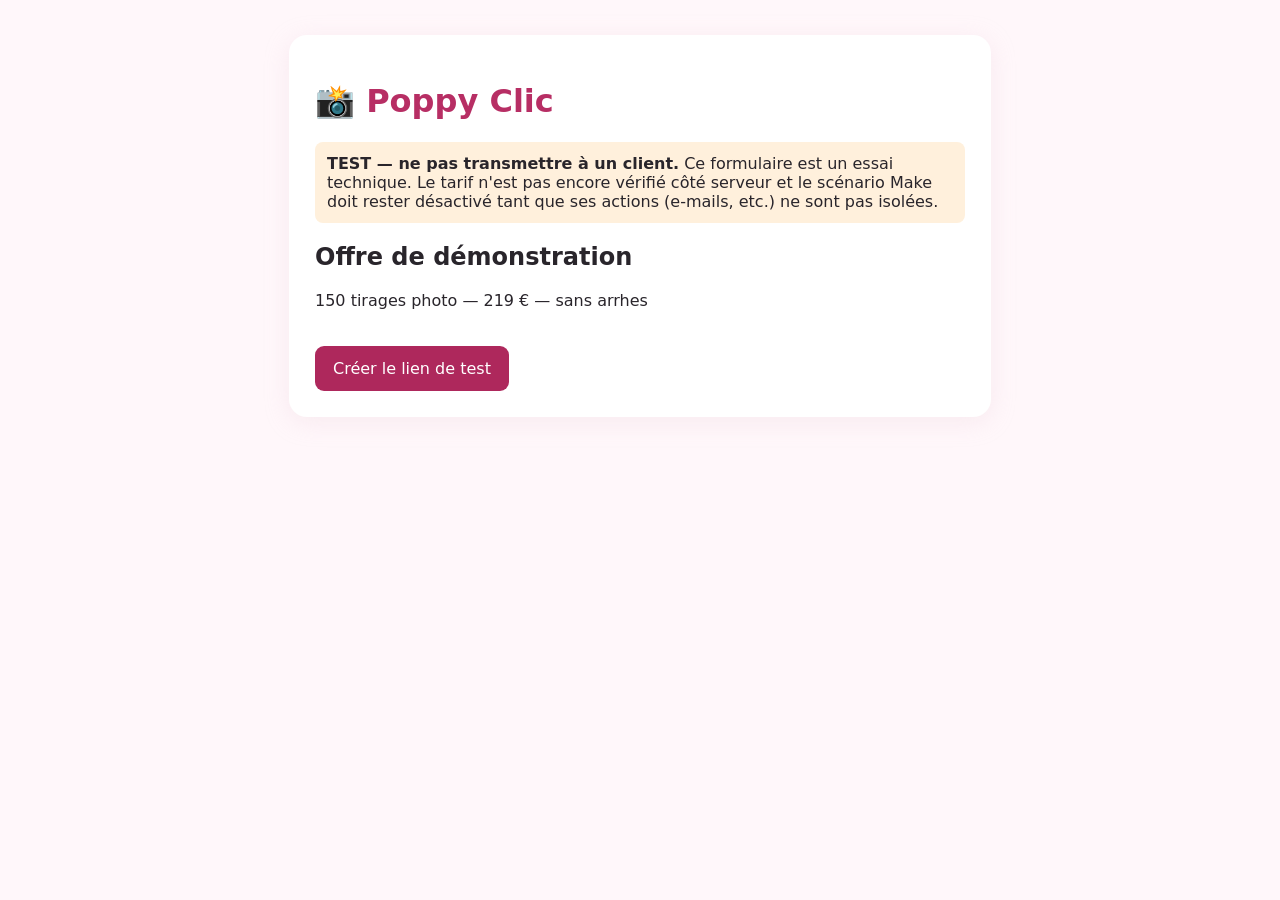
<file: perso-test/index.html>
<!doctype html>
<html lang="fr"><head><meta charset="utf-8"><meta name="viewport" content="width=device-width,initial-scale=1"><title>Poppy Clic — Offre personnalisée TEST</title><style>
:root{font-family:system-ui,Arial,sans-serif;color:#29252b;background:#fff7fa}body{margin:0}main{max-width:650px;margin:35px auto;padding:26px;background:#fff;border-radius:18px;box-shadow:0 5px 25px #e5c7d444}h1{color:#b72e64}label{display:block;margin:16px 0 5px;font-weight:600}input,select,textarea{box-sizing:border-box;width:100%;padding:12px;border:1px solid #d9c7d0;border-radius:8px;font:inherit}button{margin-top:20px;background:#ae285c;color:white;padding:13px 18px;border:0;border-radius:9px;font:inherit;cursor:pointer}.warning{padding:12px;background:#fff0dc;border-radius:8px}.muted{color:#675e65}#client,#linkarea,#sent{display:none}#rgpd{width:auto}a{color:#a31b51}
</style></head><body><main><h1>📸 Poppy Clic</h1><p class="warning"><strong>TEST — ne pas transmettre à un client.</strong> Ce formulaire est un essai technique. Le tarif n'est pas encore vérifié côté serveur et le scénario Make doit rester désactivé tant que ses actions (e-mails, etc.) ne sont pas isolées.</p>
<section id="admin"><h2>Offre de démonstration</h2><p>150 tirages photo — 219 € — sans arrhes</p><button type="button" id="make">Créer le lien de test</button><div id="linkarea"><label for="share">Lien de test</label><input id="share" readonly><button type="button" id="copy">Copier le lien</button></div></section>
<section id="client"><h2>Votre offre personnalisée</h2><p id="offer"></p><form id="form" method="POST" enctype="application/x-www-form-urlencoded" action="https://hook.eu1.make.com/qfsaakydar5qdsxeafgmlv4z661qaf72" target="make_receiver"><input type="hidden" name="offre_id" id="offre_id" value="TEST150-219"><input type="hidden" name="formule" value="Personnalisee"><input type="hidden" name="utm_source" value="perso-test"><label>Prénom<input name="prenom" required></label><label>Nom<input name="nom" required></label><label>E-mail<input name="email" type="email" required></label><label>Téléphone<input name="telephone" required></label><label>Type d'événement<select name="type" required><option value="">Sélectionnez un événement</option><option value="Mariage">Mariage</option><option value="Anniversaire">Anniversaire</option><option value="Baptême">Baptême</option><option value="Soirée privée">Soirée privée</option><option value="Événement professionnel">Événement professionnel</option><option value="Autre">Autre</option></select></label><label>Date de l'événement<input name="date" type="date" required></label><label>Lieu<input name="lieu" required></label><label>Message<textarea name="message"></textarea></label><label><input type="checkbox" id="rgpd" required> J'accepte le traitement de mes données pour cette demande de réservation.</label><button type="submit" id="submit">Envoyer les données au Webhook TEST</button></form><p id="sent" class="warning">La demande a été envoyée au Webhook TEST. Vérifie la réception dans Make ; cet affichage ne confirme pas le traitement par Make.</p><iframe title="Réception Make" name="make_receiver" hidden></iframe><p class="muted">Le prix et les tirages ne sont pas transmis par ce formulaire : Make doit les récupérer dans le Data store à partir de l'identifiant d'offre.</p></section></main><script>
const OFFER_ID='TEST150-219';const q=new URLSearchParams(location.search);if(q.has('offre_id')){if(q.get('offre_id')!==OFFER_ID){document.querySelector('#admin').innerHTML='<h2>Offre inconnue</h2><p>Ce lien de test n’est pas valide.</p>';}else{document.querySelector('#admin').style.display='none';document.querySelector('#client').style.display='block';document.querySelector('#offer').textContent='150 tirages photo — 219 € — sans arrhes';}}document.querySelector('#make').onclick=()=>{const url=new URL(location.href);url.search=new URLSearchParams({offre_id:OFFER_ID}).toString();document.querySelector('#share').value=url.href;document.querySelector('#linkarea').style.display='block'};document.querySelector('#copy').onclick=()=>{const i=document.querySelector('#share');i.select();navigator.clipboard?.writeText(i.value).then(()=>alert('Lien copié')).catch(()=>alert('Copie le lien sélectionné'))};document.querySelector('#form').addEventListener('submit',()=>{document.querySelector('#sent').style.display='block';});
</script></body></html>
</file>
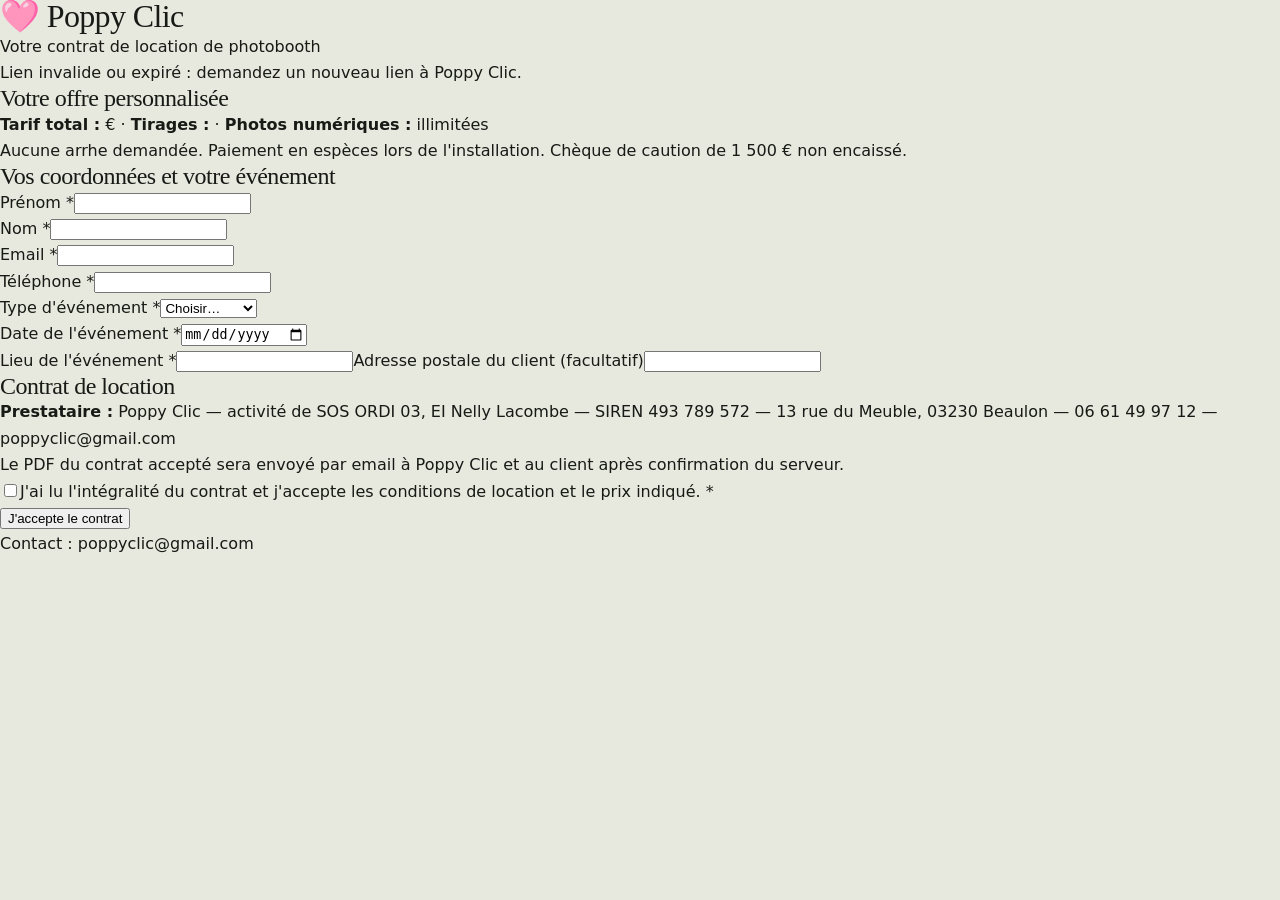
<file: accepter-contrat.html>
<!doctype html><html lang="fr"><head><meta charset="utf-8"><meta name="viewport" content="width=device-width,initial-scale=1"><title>Contrat personnalisé — Poppy Clic</title><link rel="stylesheet" href="style.css"></head><body><header><h1>🩷 Poppy Clic</h1><p>Votre contrat de location de photobooth</p></header><main class="wrap"><div id="invalid" class="card hidden error">Lien d'offre invalide ou expiré. Contactez Poppy Clic.</div><div id="main" class="hidden"><section class="card"><h2>Votre offre personnalisée</h2><p><strong>Tarif total :</strong> <span id="price"></span> € · <strong>Tirages :</strong> <span id="prints"></span> · <strong>Photos numériques :</strong> illimitées</p><p class="note">Aucune arrhe demandée. Paiement en espèces lors de l'installation. Chèque de caution de 1 500 € non encaissé.</p></section><form id="form"><section class="card"><h2>Vos coordonnées et votre événement</h2><div class="grid"><div><label>Prénom *</label><input name="prenom" required maxlength="80"></div><div><label>Nom *</label><input name="nom" required maxlength="80"></div><div><label>Email *</label><input name="email" type="email" required maxlength="150"></div><div><label>Téléphone *</label><input name="telephone" type="tel" required maxlength="35"></div><div><label>Type d'événement *</label><select name="type" required><option value="">Choisir…</option><option>Mariage</option><option>Anniversaire</option><option>Baptême</option><option>Entreprise</option><option>Autre</option></select></div><div><label>Date de l'événement *</label><input name="date" type="date" required></div></div><label>Lieu de l'événement *</label><input name="lieu" required maxlength="250"><label>Adresse postale du client (facultatif)</label><input name="adresse" maxlength="250"></section><section class="card"><h2>Contrat de location</h2><div id="summary" class="note"></div><p><strong>Prestataire :</strong> Poppy Clic — activité de SOS ORDI 03, EI Nelly Lacombe — SIREN 493 789 572 — 13 rue du Meuble, 03230 Beaulon — 06 61 49 97 12 — poppyclic@gmail.com</p><div id="terms" class="terms"></div><p class="note">Le PDF du contrat accepté sera envoyé par email à Poppy Clic et au client après confirmation du serveur.</p><div class="check"><input id="agree" name="agree" type="checkbox" required value="oui"><label for="agree">J'ai lu l'intégralité du contrat et j'accepte les conditions de location et le prix indiqué. *</label></div><button id="submit" class="btn" type="submit">J'accepte le contrat</button><p id="state" role="status"></p></section></form></div></main><footer>Contact : poppyclic@gmail.com</footer><iframe name="poppy_target" id="target" style="display:none" title="Envoi sécurisé"></iframe><script src="config.js"></script><script src="contrat.js"></script><script>
const $=id=>document.getElementById(id),qs=new URLSearchParams(location.search),o=qs.get('o')||'',s=qs.get('s')||'';let offer;
function decode(s){s=s.replace(/-/g,'+').replace(/_/g,'/');const bytes=Uint8Array.from(atob(s),c=>c.charCodeAt(0));return JSON.parse(new TextDecoder().decode(bytes))}
function showError(m){$('invalid').textContent=m;$('invalid').classList.remove('hidden');$('main').classList.add('hidden')}
try{offer=decode(o);if(!/^[a-f0-9]{64}$/.test(s)||offer.v!==1||typeof offer.id!=='string'||!Number.isFinite(offer.price)||offer.price<=0||!Number.isInteger(offer.prints)||offer.prints<0||Date.now()>offer.expires)throw Error();$('main').classList.remove('hidden');$('price').textContent=offer.price.toLocaleString('fr-FR',{minimumFractionDigits:2,maximumFractionDigits:2});$('prints').textContent=offer.prints;for(const [h,t] of POPPY_TERMS){let title=document.createElement('h3');title.textContent=h;let p=document.createElement('p');p.textContent=t;$('terms').append(title,p)};}catch(e){showError('Lien invalide ou expiré : demandez un nouveau lien à Poppy Clic.')}
function jsonpStatus(){return new Promise((resolve,reject)=>{const url=POPPY_CONFIG.appsScriptUrl;if(!url.startsWith('https://script.google.com/macros/s/'))return reject(Error('Le service d’acceptation n’est pas encore configuré.'));const cb='poppyCb'+Math.random().toString(36).slice(2);let done=false;const script=document.createElement('script');const timer=setTimeout(()=>finish(null,Error('Service indisponible')),12000);function finish(v,e){if(done)return;done=true;clearTimeout(timer);delete window[cb];script.remove();e?reject(e):resolve(v)}window[cb]=x=>finish(x);script.onerror=()=>finish(null,Error('Impossible de contacter le service'));script.src=url+'?action=status&o='+encodeURIComponent(o)+'&s='+encodeURIComponent(s)+'&callback='+cb+'&t='+Date.now();document.head.append(script)})}
let locked=false;$('form').addEventListener('submit',async e=>{e.preventDefault();if(locked||!$('form').reportValidity())return;locked=true;$('submit').disabled=true;$('state').textContent='Enregistrement de votre acceptation…';try{const before=await jsonpStatus();if(before.accepted){$('state').className='success';$('state').textContent='Ce contrat a déjà été accepté. Contactez Poppy Clic pour obtenir votre copie.';return}if(!before.valid)throw Error(before.error||'Offre non valide');const f=document.createElement('form');f.method='POST';f.action=POPPY_CONFIG.appsScriptUrl;f.target='poppy_target';f.style.display='none';const fields=new FormData($('form'));fields.set('o',o);fields.set('s',s);fields.set('acceptation','oui');fields.set('userAgent',navigator.userAgent.slice(0,300));for(const [k,v] of fields){const i=document.createElement('input');i.name=k;i.value=v;f.appendChild(i)}document.body.appendChild(f);f.submit();f.remove();let ok=false;for(let i=0;i<20;i++){await new Promise(r=>setTimeout(r,2500));try{const st=await jsonpStatus();if(st.accepted){ok=true;break}if(st.error&&st.error!=='En cours')throw Error(st.error)}catch(err){/* un nouvel essai */}}if(!ok)throw Error('Aucune confirmation reçue. Ne cliquez pas une deuxième fois : contactez Poppy Clic pour vérifier.');$('state').className='success';$('state').textContent='Votre acceptation a été enregistrée. Un email de confirmation et le contrat PDF vous seront envoyés.';$('submit').textContent='Contrat accepté';}catch(err){$('state').className='error';$('state').textContent=err.message;$('submit').disabled=false;locked=false}});
</script></body></html>
</file>
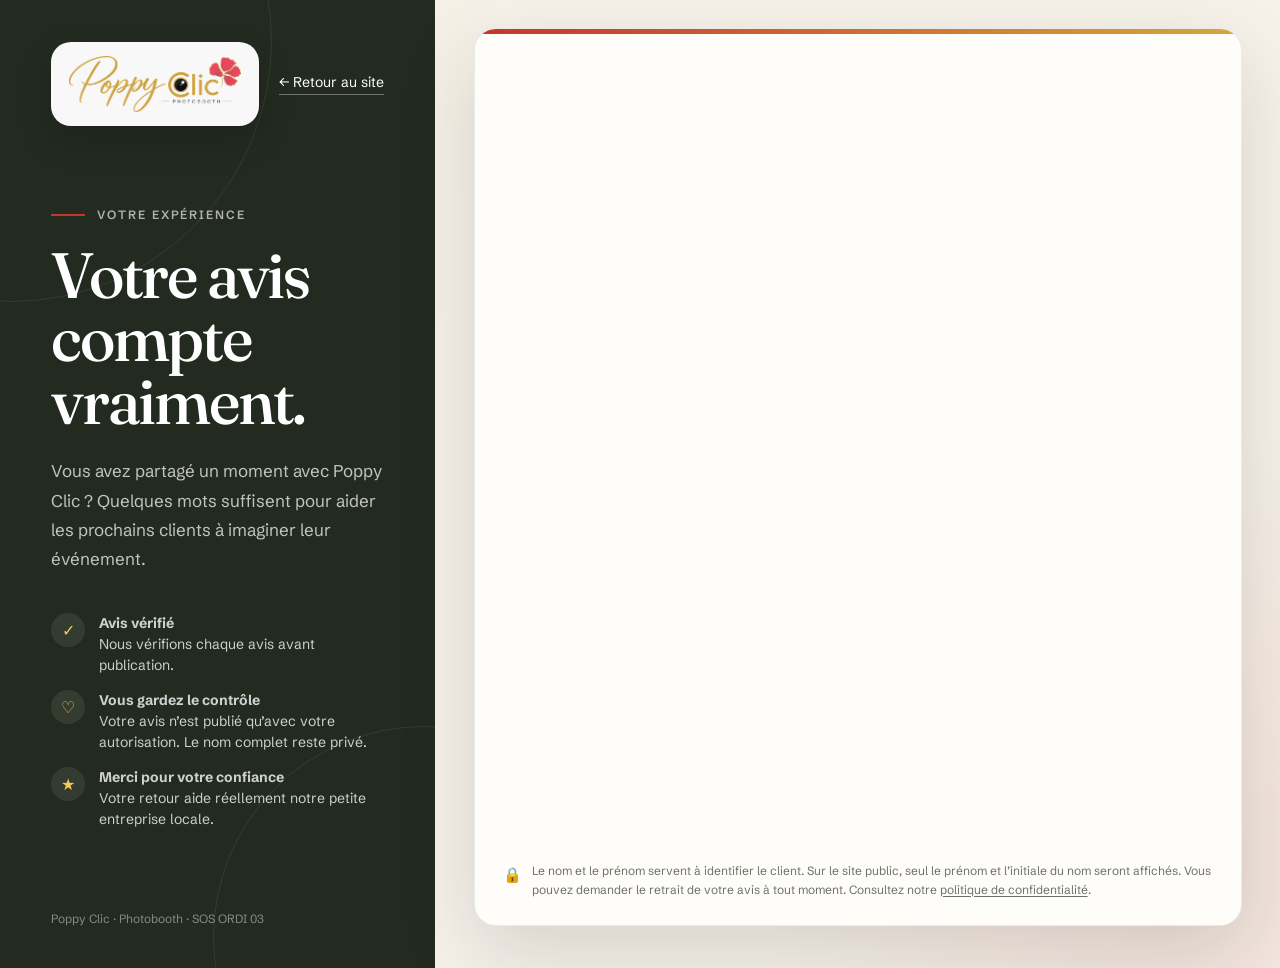
<file: avis.html>
<!DOCTYPE html>
<html lang="fr">
<head>
  <meta charset="UTF-8">
  <meta name="viewport" content="width=device-width, initial-scale=1.0">
  <meta name="robots" content="index,follow">
  <meta name="theme-color" content="#232B21">

  <title>Laisser un avis | Poppy Clic</title>
  <meta name="description" content="Vous avez loué le photobooth Poppy Clic ? Partagez votre expérience et aidez les futurs clients à se projeter.">

  <link rel="preconnect" href="https://fonts.googleapis.com">
  <link rel="preconnect" href="https://fonts.gstatic.com" crossorigin>
  <link href="https://fonts.googleapis.com/css2?family=Fraunces:opsz,wght@9..144,400;9..144,500;9..144,600&family=Schibsted+Grotesk:wght@400;500;600&display=swap" rel="stylesheet">

  <style>
    :root{
      --forest:#232B21;
      --forest-2:#2F392C;
      --paper:#F6F1E9;
      --cream:#FFFDF9;
      --poppy:#C4362C;
      --poppy-dark:#9F2922;
      --gold:#D6A63C;
      --ink:#171A15;
      --muted:#6D7168;
      --line:#DED8CD;
      --white:#FFFFFF;
      --shadow:0 28px 80px rgba(26,31,24,.14);
      --display:"Fraunces", Georgia, serif;
      --body:"Schibsted Grotesk", Arial, sans-serif;
    }

    *{box-sizing:border-box}

    html{scroll-behavior:smooth}

    body{
      margin:0;
      min-height:100vh;
      font-family:var(--body);
      color:var(--ink);
      background:
        radial-gradient(circle at 8% 10%, rgba(214,166,60,.11), transparent 26rem),
        radial-gradient(circle at 94% 90%, rgba(196,54,44,.08), transparent 28rem),
        var(--paper);
    }

    a{color:inherit}

    .page{
      min-height:100vh;
      display:grid;
      grid-template-columns:minmax(300px, .68fr) minmax(660px, 1.32fr);
    }

    .brand-panel{
      position:relative;
      min-height:100vh;
      padding:42px clamp(28px,4vw,60px);
      background:var(--forest);
      color:var(--white);
      display:flex;
      flex-direction:column;
      overflow:hidden;
    }

    .brand-panel::before,
    .brand-panel::after{
      content:"";
      position:absolute;
      border:1px solid rgba(255,255,255,.08);
      border-radius:50%;
      pointer-events:none;
    }

    .brand-panel::before{
      width:520px;height:520px;
      top:-220px;left:-250px;
    }

    .brand-panel::after{
      width:420px;height:420px;
      bottom:-180px;right:-200px;
    }

    .brand-top{
      position:relative;
      z-index:2;
      display:flex;
      align-items:center;
      justify-content:space-between;
      gap:20px;
    }

    .logo-wrap{
      width:min(320px,74%);
      padding:14px 18px;
      border-radius:20px;
      background:rgba(255,255,255,.97);
      box-shadow:0 14px 34px rgba(0,0,0,.18);
    }

    .logo{
      display:block;
      width:100%;
      height:auto;
    }

    .back{
      font-size:14px;
      text-decoration:none;
      border-bottom:1px solid rgba(255,255,255,.35);
      padding-bottom:3px;
      white-space:nowrap;
    }

    .back:hover{border-color:#fff}

    .brand-content{
      position:relative;
      z-index:2;
      margin:auto 0;
      max-width:560px;
      padding:46px 0;
    }

    .eyebrow{
      display:flex;
      align-items:center;
      gap:12px;
      text-transform:uppercase;
      letter-spacing:.16em;
      font-size:12px;
      font-weight:600;
      color:rgba(255,255,255,.64);
    }

    .eyebrow::before{
      content:"";
      width:34px;
      height:2px;
      background:var(--poppy);
    }

    h1{
      margin:22px 0 24px;
      font-family:var(--display);
      font-size:clamp(46px,5vw,74px);
      line-height:.98;
      font-weight:500;
      letter-spacing:-.035em;
    }

    .lead{
      margin:0;
      max-width:500px;
      font-size:17px;
      line-height:1.72;
      color:rgba(255,255,255,.72);
    }

    .trust{
      display:grid;
      gap:14px;
      margin-top:40px;
    }

    .trust-item{
      display:flex;
      gap:14px;
      align-items:flex-start;
      color:rgba(255,255,255,.78);
      font-size:14px;
      line-height:1.5;
    }

    .trust-icon{
      width:34px;
      height:34px;
      flex:0 0 34px;
      display:grid;
      place-items:center;
      border-radius:50%;
      background:rgba(255,255,255,.08);
      color:#F3C95A;
      font-size:16px;
    }

    .brand-footer{
      position:relative;
      z-index:2;
      font-size:12px;
      color:rgba(255,255,255,.45);
    }

    .form-side{
      padding:28px clamp(16px,3vw,46px) 42px;
      display:flex;
      align-items:center;
      justify-content:center;
    }

    .form-shell{
      width:min(920px,100%);
    }

    .mobile-logo{
      display:none;
      width:260px;
      max-width:78%;
      margin:0 auto 26px;
      padding:12px 16px;
      border-radius:18px;
      background:#fff;
      box-shadow:0 12px 34px rgba(26,31,24,.08);
    }

    .mobile-logo img{
      display:block;
      width:100%;
      height:auto;
    }

    .form-card{
      position:relative;
      background:var(--cream);
      border:1px solid rgba(35,43,33,.09);
      border-radius:22px;
      box-shadow:var(--shadow);
      overflow:hidden;
    }

    .form-card::before{
      content:"";
      display:block;
      height:5px;
      background:linear-gradient(90deg,var(--poppy),var(--gold));
    }

    .form-embed{
      padding:8px 8px 0;
    }

    iframe{
      width:100%;
      height:820px;
      border:0;
      display:block;
      background:transparent;
    }

    .privacy{
      display:flex;
      gap:10px;
      align-items:flex-start;
      padding:0 28px 26px;
      color:var(--muted);
      font-size:12px;
      line-height:1.55;
    }

    .privacy-icon{
      color:var(--forest);
      font-size:15px;
      margin-top:1px;
    }

    .privacy a{
      text-underline-offset:2px;
    }

    @media(max-width:1060px){
      .page{grid-template-columns:1fr}
      .brand-panel{
        min-height:auto;
        padding:30px 28px 42px;
      }
      .brand-content{
        margin:0;
        padding:48px 0 20px;
      }
      .brand-footer{display:none}
      .form-side{
        padding:42px 18px 56px;
      }
      .logo-wrap{width:260px}
    }

    @media(max-width:700px){
      .brand-panel{display:none}
      .mobile-logo{display:block}
      .form-side{
        padding:20px 10px 34px;
      }
      .form-card{
        border-radius:20px;
      }
      .form-embed{
        padding:4px 4px 0;
      }
      .privacy{
        padding:0 22px 26px;
      }
      iframe{
        height:940px;
      }
    }
  </style>
</head>

<body>
  <main class="page">

    <aside class="brand-panel">
      <div class="brand-top">
        <a href="https://poppyclic.fr/" class="logo-wrap" aria-label="Retour à Poppy Clic">
          <img class="logo" src="logo-poppy-clic.png" alt="Poppy Clic Photobooth">
        </a>

        <a class="back" href="https://poppyclic.fr/">← Retour au site</a>
      </div>

      <div class="brand-content">
        <div class="eyebrow">Votre expérience</div>

        <h1>Votre avis<br>compte vraiment.</h1>

        <p class="lead">
          Vous avez partagé un moment avec Poppy Clic ? Quelques mots suffisent
          pour aider les prochains clients à imaginer leur événement.
        </p>

        <div class="trust">
          <div class="trust-item">
            <div class="trust-icon">✓</div>
            <div><strong>Avis vérifié</strong><br>Nous vérifions chaque avis avant publication.</div>
          </div>

          <div class="trust-item">
            <div class="trust-icon">♡</div>
            <div><strong>Vous gardez le contrôle</strong><br>Votre avis n’est publié qu’avec votre autorisation. Le nom complet reste privé.</div>
          </div>

          <div class="trust-item">
            <div class="trust-icon">★</div>
            <div><strong>Merci pour votre confiance</strong><br>Votre retour aide réellement notre petite entreprise locale.</div>
          </div>
        </div>
      </div>

      <div class="brand-footer">
        Poppy Clic · Photobooth · SOS ORDI 03
      </div>
    </aside>

    <section class="form-side">
      <div class="form-shell">

        <a href="https://poppyclic.fr/" class="mobile-logo" aria-label="Retour à Poppy Clic">
          <img src="logo-poppy-clic.png" alt="Poppy Clic Photobooth">
        </a>

        <div class="form-card">
<div class="form-embed">
            <iframe
              id="JotFormIFrame-262552563377060"
              title="Votre avis sur Poppy Clic"
              src="https://form.jotform.com/262552563377060"
              allow="geolocation; microphone; camera; fullscreen"
              loading="eager">
            </iframe>
          </div>

          <div class="privacy">
            <span class="privacy-icon">🔒</span>
            <span>
              Le nom et le prénom servent à identifier le client. Sur le site public, seul le prénom
              et l’initiale du nom seront affichés. Vous pouvez demander le retrait de votre avis
              à tout moment. Consultez notre
              <a href="https://poppyclic.fr/confidentialite.html">politique de confidentialité</a>.
            </span>
          </div>
        </div>
      </div>
    </section>

  </main>

  <script>
    window.addEventListener("message", function(event){
      if(typeof event.data !== "string") return;
      const args = event.data.split(":");
      if(args.length < 3) return;

      if(args[0] === "setHeight"){
        const iframe = document.getElementById("JotFormIFrame-262552563377060");
        const h = parseInt(args[2],10);
        if(iframe && h > 400 && h < 2200) iframe.style.height = h + "px";
      }
    });
  </script>
</body>
</html>
</file>
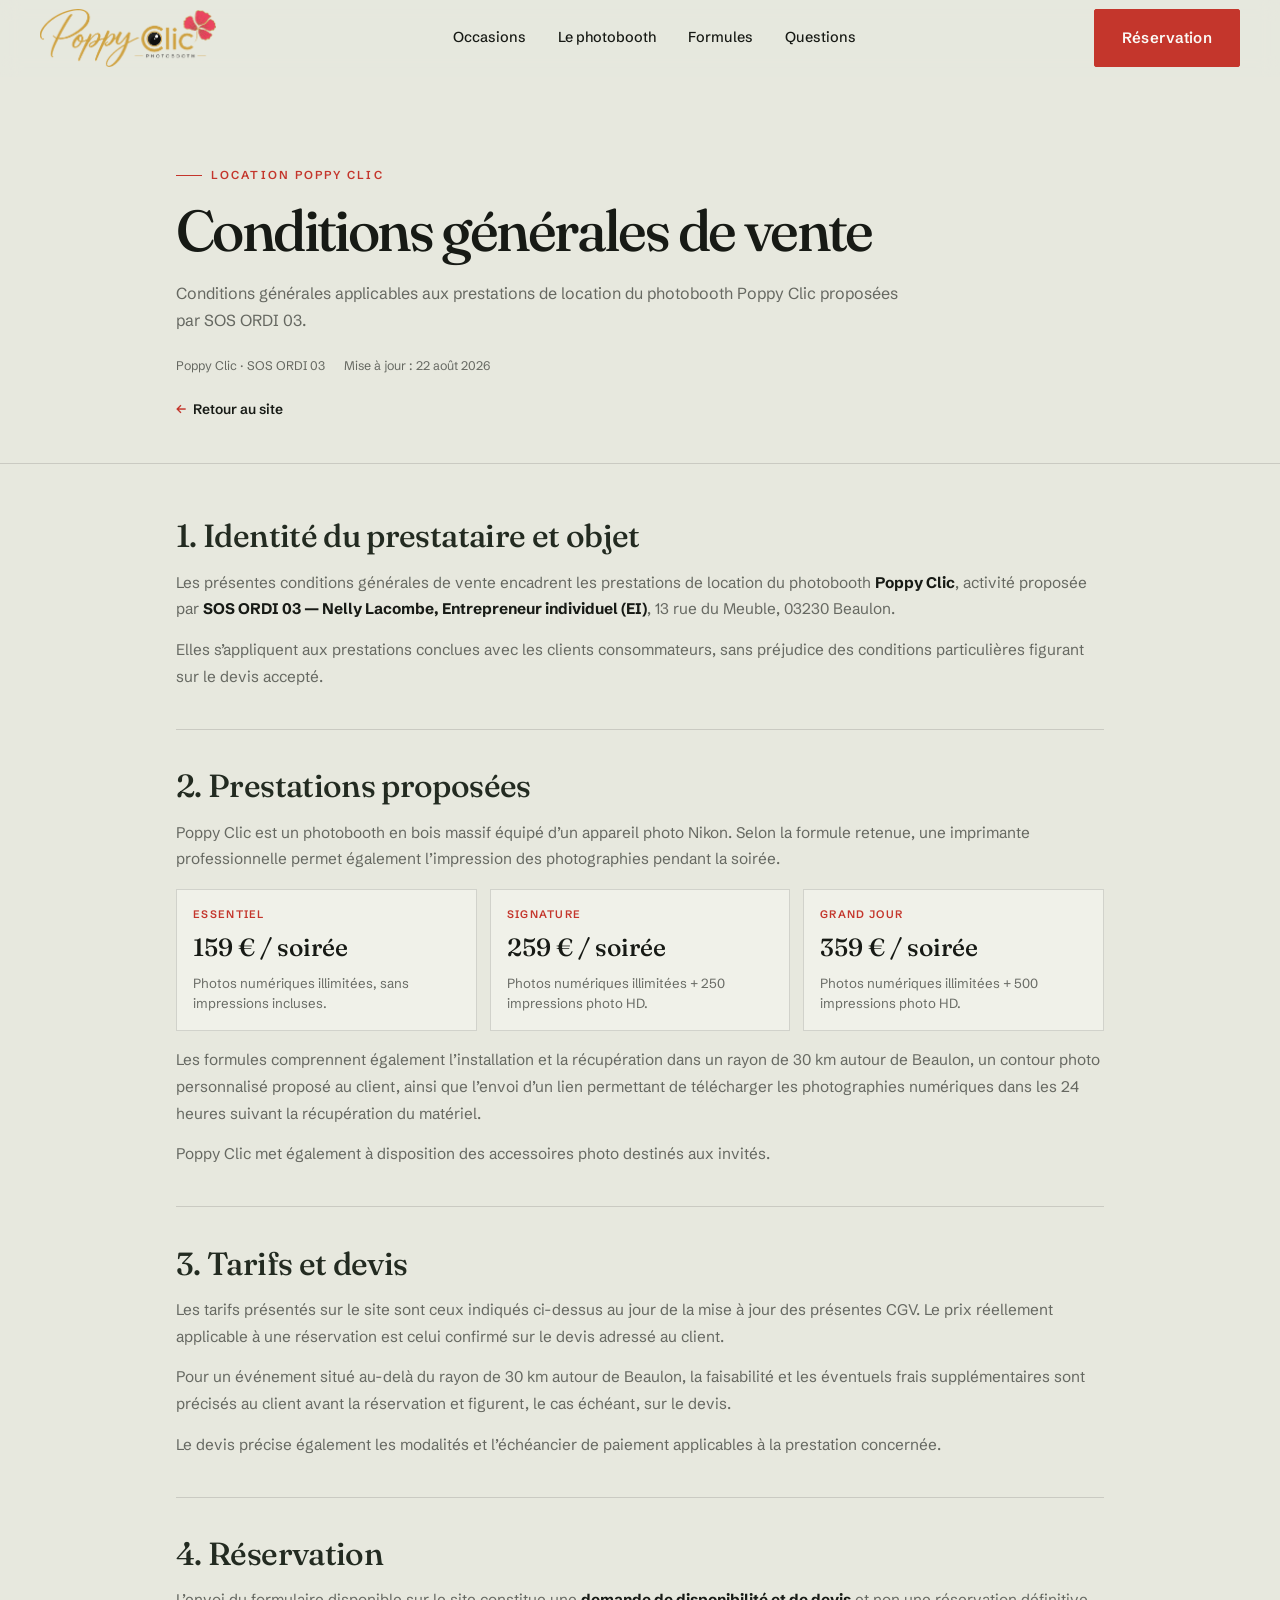
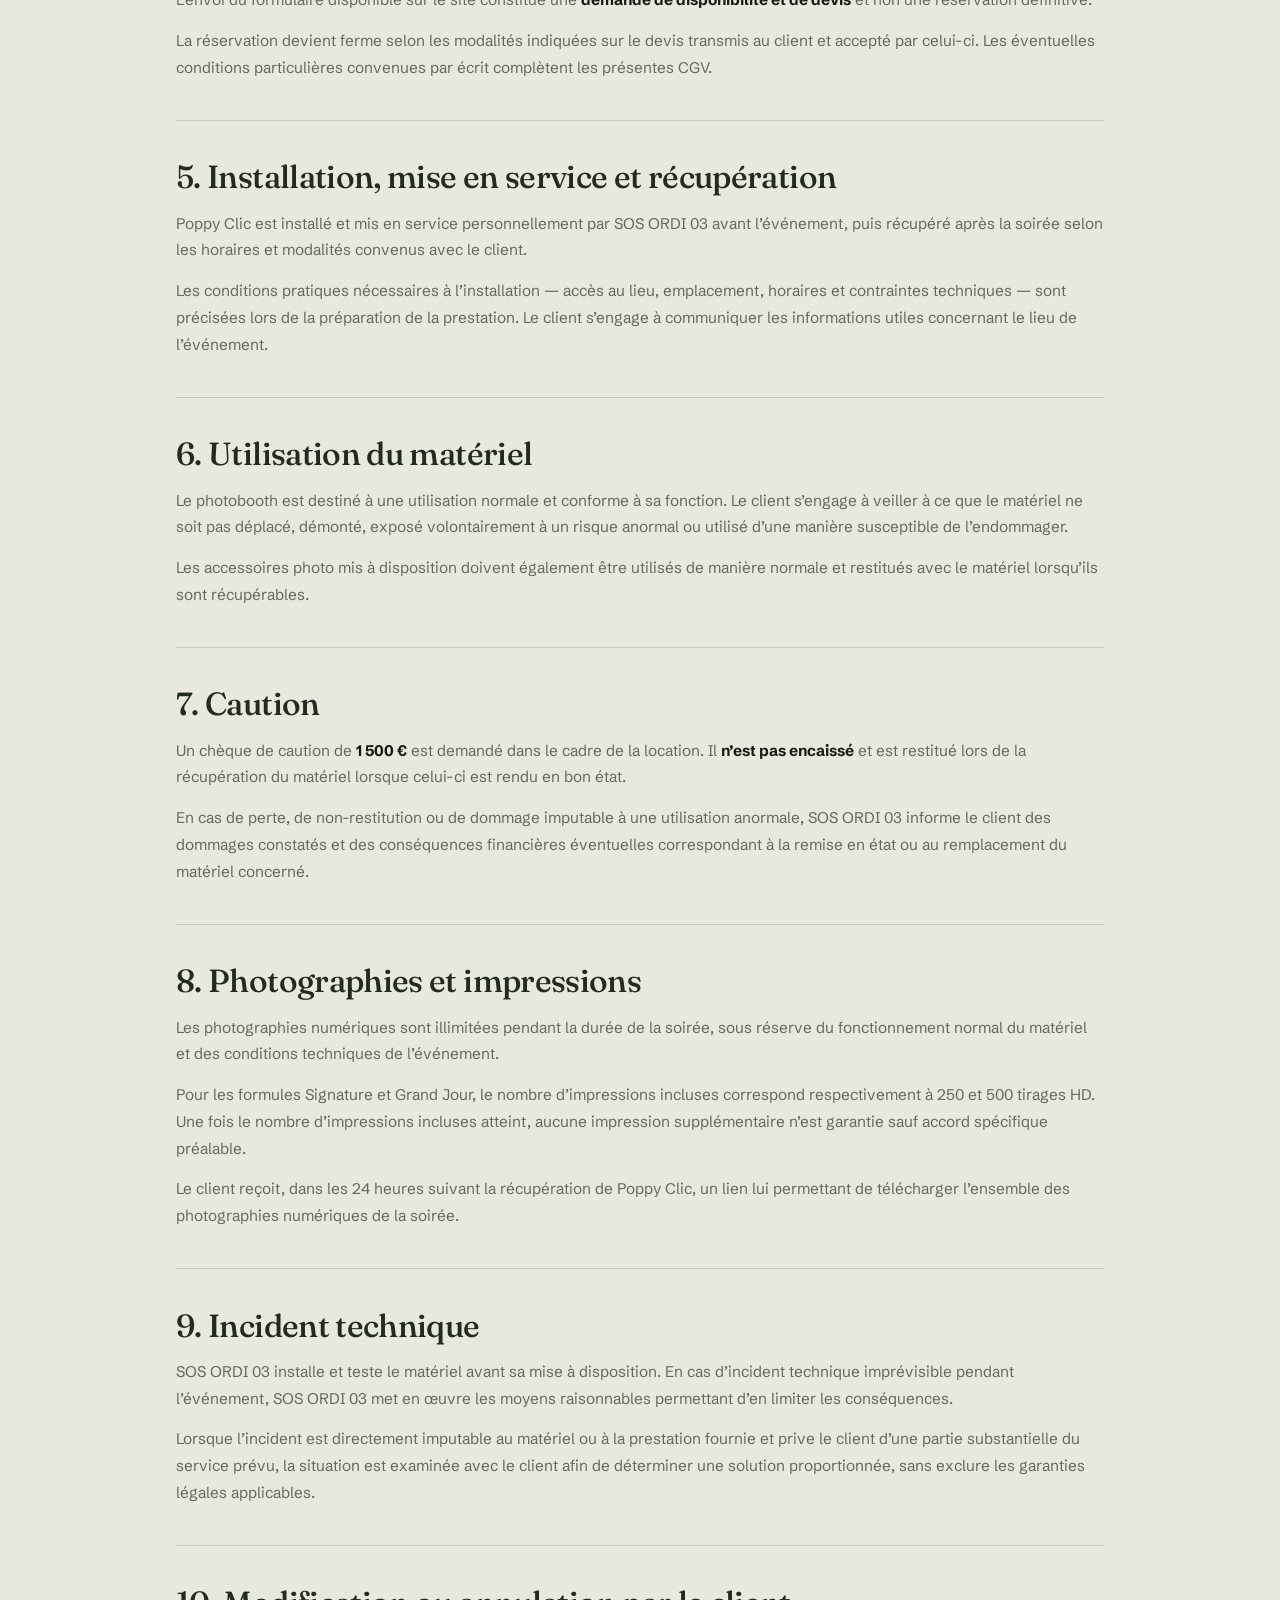
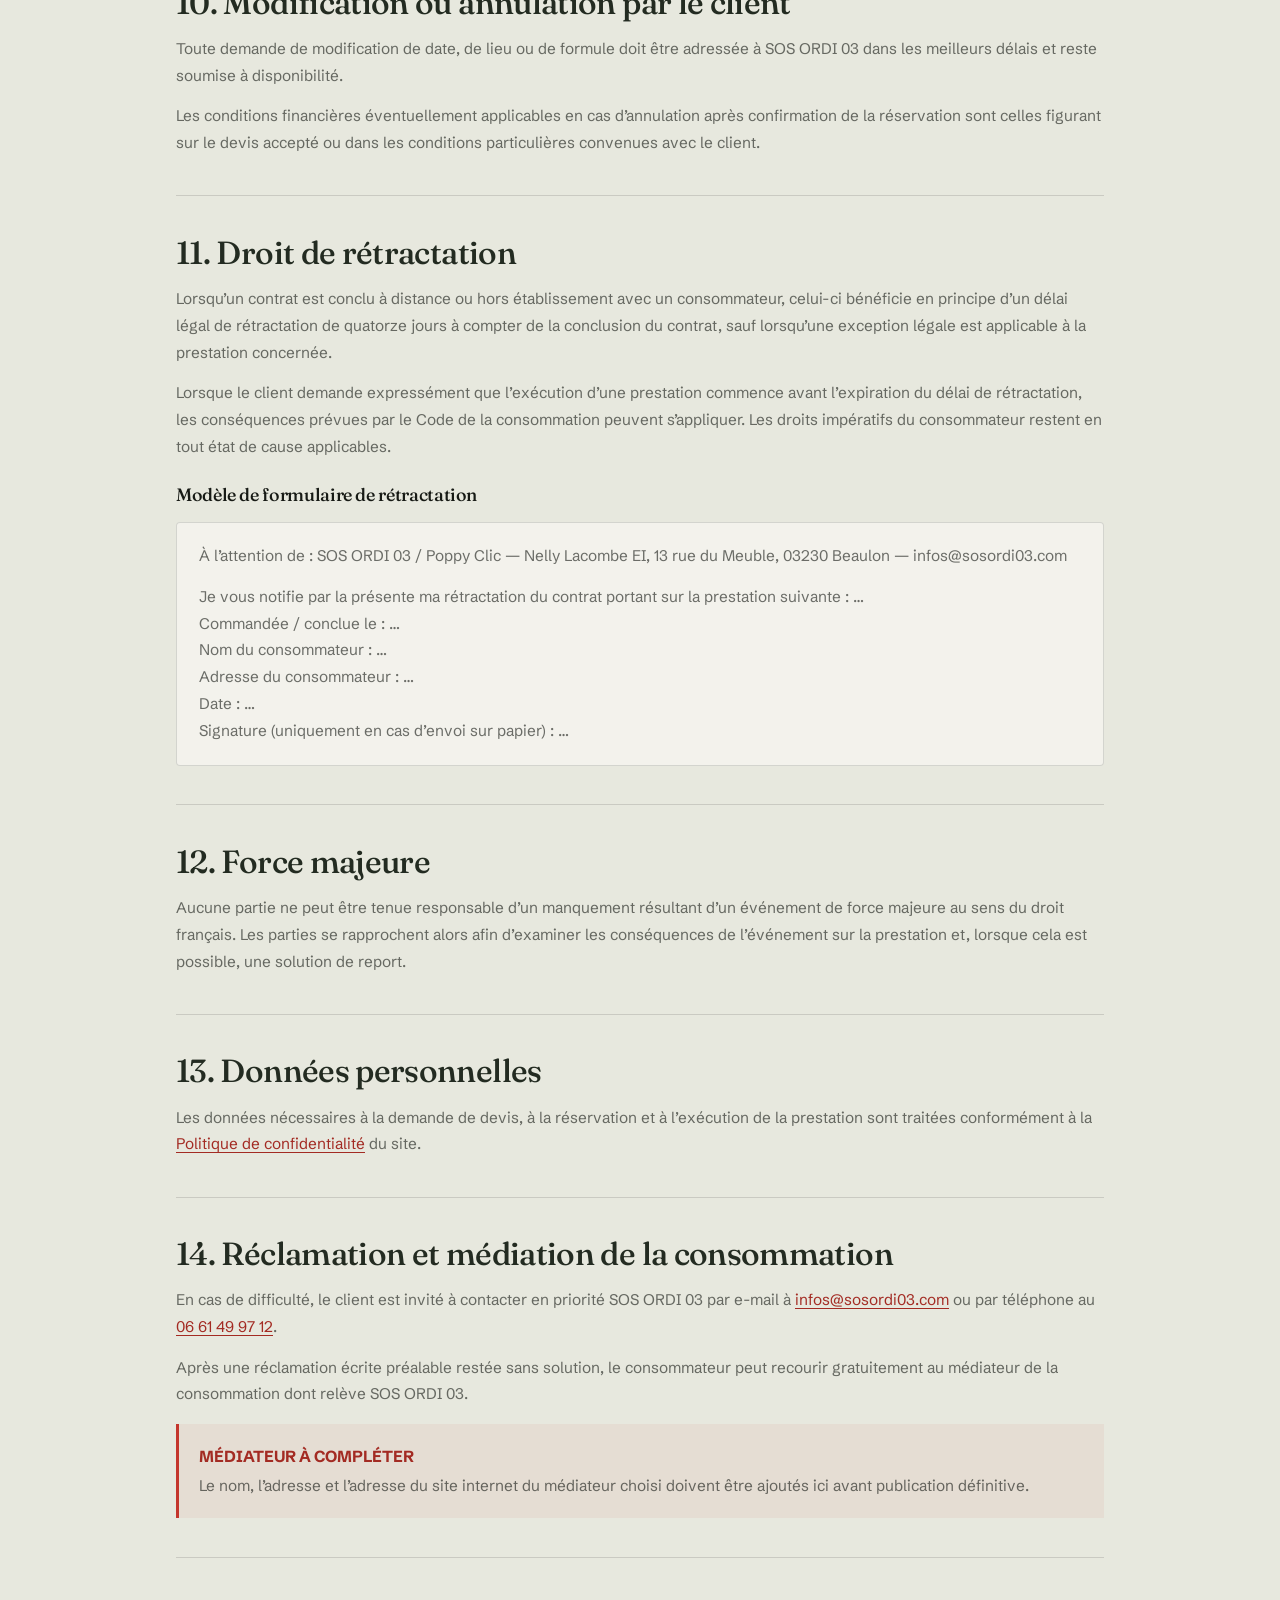
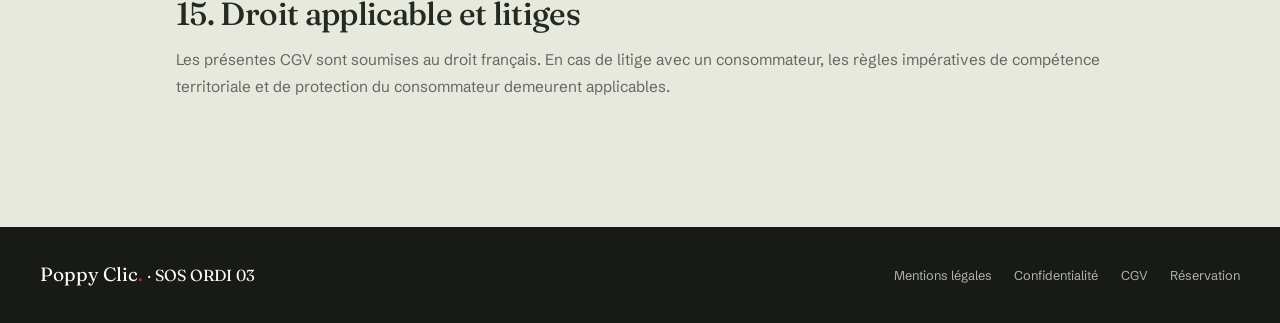
<file: cgv.html>
<!DOCTYPE html>
<html lang="fr">
<head>
<meta charset="UTF-8">
<meta name="viewport" content="width=device-width, initial-scale=1.0">
<title>Conditions générales de vente — Poppy Clic</title>
<meta name="description" content="Conditions générales applicables aux prestations de location du photobooth Poppy Clic proposées par SOS ORDI 03.">
<meta name="theme-color" content="#232B21">
<link rel="preconnect" href="https://fonts.googleapis.com">
<link rel="preconnect" href="https://fonts.gstatic.com" crossorigin>
<link href="https://fonts.googleapis.com/css2?family=Fraunces:opsz,wght@9..144,400;9..144,500;9..144,600&family=Schibsted+Grotesk:wght@400;500;600&display=swap" rel="stylesheet">
<link rel="stylesheet" href="style.css">

<style>
  .legal-page{
    min-height:100vh;
    background:var(--paper);
    color:var(--ink);
  }
  .legal-hero{
    padding:5rem 0 2.6rem;
    border-bottom:1px solid var(--line);
  }
  .legal-hero-inner{
    max-width:58rem;
  }
  .legal-hero h1{
    margin-top:1.2rem;
        font-size: clamp(2.65rem, 6vw, 3.6rem);
    line-height:.95;
    letter-spacing:-.045em;
  }
  .legal-hero p{
    max-width:46rem;
    margin-top:1.35rem;
    color:var(--ink-60);
    font-size:1rem;
    line-height:1.65;
  }
  .legal-meta{
    display:flex;
    flex-wrap:wrap;
    gap:.6rem 1.2rem;
    margin-top:1.4rem;
    color:var(--ink-60);
    font-size:.78rem;
  }
  .legal-content{
    max-width:58rem;
    padding-top:3.4rem;
    padding-bottom:5.5rem;
  }
  .legal-content section{
    padding:0 0 2.4rem;
    margin-bottom:2.4rem;
    border-bottom:1px solid var(--line);
  }
  .legal-content section:last-child{
    margin-bottom:0;
    border-bottom:0;
  }
  .legal-content h2{
    margin-bottom:1rem;
    color:var(--forest);
    font-size:clamp(1.55rem,2.5vw,2.05rem);
    line-height:1.1;
  }
  .legal-content h3{
    margin:1.45rem 0 .65rem;
    font-size:1.12rem;
    line-height:1.25;
  }
  .legal-content p,
  .legal-content li{
    color:var(--ink-60);
    font-size:.96rem;
    line-height:1.75;
  }
  .legal-content p + p{
    margin-top:.85rem;
  }
  .legal-content ul{
    display:grid;
    gap:.55rem;
    margin:.8rem 0 0;
  }
  .legal-content li{
    position:relative;
    padding-left:1.25rem;
  }
  .legal-content li::before{
    content:"";
    position:absolute;
    left:0;
    top:.78rem;
    width:.34rem;
    height:.34rem;
    border-radius:50%;
    background:var(--poppy);
  }
  .legal-content strong{
    color:var(--ink);
  }
  .legal-content a{
    color:var(--poppy-dark);
    text-decoration-thickness:1px;
    text-underline-offset:3px;
  }
  .legal-card{
    margin-top:1rem;
    padding:1.25rem 1.35rem;
    background:rgba(251,250,246,.58);
    border:1px solid var(--line);
    border-radius:var(--radius-lg);
  }
  .legal-card p{
    color:var(--ink-60);
  }
  .legal-warning{
    margin-top:1rem;
    padding:1.15rem 1.25rem;
    border-left:3px solid var(--poppy);
    background:rgba(196,54,44,.06);
  }
  .legal-warning strong{
    display:block;
    margin-bottom:.25rem;
    color:var(--poppy-dark);
  }
  .legal-table{
    width:100%;
    margin-top:1rem;
    border-collapse:collapse;
    background:rgba(251,250,246,.42);
  }
  .legal-table th,
  .legal-table td{
    padding:.9rem 1rem;
    border:1px solid var(--line);
    text-align:left;
    vertical-align:top;
    font-size:.9rem;
    line-height:1.55;
  }
  .legal-table th{
    color:var(--forest);
    font-weight:600;
    background:rgba(184,131,78,.08);
  }
  .legal-table td{
    color:var(--ink-60);
  }
  .legal-offers{
    display:grid;
    grid-template-columns:repeat(3,minmax(0,1fr));
    gap:.8rem;
    margin-top:1rem;
  }
  .legal-offer{
    padding:1rem;
    border:1px solid var(--line);
    background:rgba(251,250,246,.45);
  }
  .legal-offer span{
    display:block;
    color:var(--poppy);
    font-size:.68rem;
    font-weight:600;
    letter-spacing:.12em;
    text-transform:uppercase;
  }
  .legal-offer strong{
    display:block;
    margin-top:.2rem;
    font-family:var(--font-display);
    font-size:1.55rem;
    font-weight:500;
  }
  .legal-offer p{
    margin-top:.35rem;
    font-size:.83rem;
    line-height:1.5;
  }
  .legal-footer{
    background:var(--ink);
    color:var(--chalk);
  }
  .legal-footer-inner{
    display:flex;
    flex-wrap:wrap;
    align-items:center;
    justify-content:space-between;
    gap:1.2rem 2rem;
    padding-top:2rem;
    padding-bottom:2rem;
  }
  .legal-footer-brand{
    font-family:var(--font-display);
    font-size:1.2rem;
  }
  .legal-footer-brand span{color:var(--poppy);}
  .legal-footer nav{
    display:flex;
    flex-wrap:wrap;
    gap:.9rem 1.4rem;
  }
  .legal-footer a{
    color:rgba(251,250,246,.68);
    font-size:.8rem;
    text-decoration:none;
  }
  .legal-footer a:hover{color:var(--wood);}
  .legal-back{
    display:inline-flex;
    align-items:center;
    gap:.45rem;
    margin-top:1.4rem;
    color:var(--ink);
    font-size:.86rem;
    font-weight:600;
    text-decoration:none;
  }
  .legal-back::before{
    content:"←";
    color:var(--poppy);
  }
  @media(max-width:700px){
    .legal-hero{
      padding:3.2rem 0 2rem;
    }
    .legal-hero h1{
      font-size:clamp(2.5rem,13vw,4rem);
    }
    .legal-content{
      padding-top:2.5rem;
      padding-bottom:4rem;
    }
    .legal-content section{
      padding-bottom:1.9rem;
      margin-bottom:1.9rem;
    }
    .legal-offers{
      grid-template-columns:1fr;
    }
    .legal-table{
      display:block;
      overflow-x:auto;
    }
    .legal-footer-inner{
      align-items:flex-start;
      flex-direction:column;
    }
  }
</style>

</head>
<body class="legal-page">
<div class="page-wrapper">

<header class="navbar_component" id="navbar">
  <div class="padding-global">
    <div class="container-large navbar_container">
      <a href="index.html#top" class="navbar_brand">
        <img src="images/logo-poppy-clic.png" alt="Poppy Clic Photobooth" class="navbar_logo-image">
      </a>
      <nav class="navbar_menu">
        <a href="index.html#occasions" class="navbar_link">Occasions</a>
        <a href="index.html#artisan" class="navbar_link">Le photobooth</a>
        <a href="index.html#tarifs" class="navbar_link">Formules</a>
        <a href="index.html#faq" class="navbar_link">Questions</a>
      </nav>
      <a href="index.html#reservation" class="button">Réservation</a>
    </div>
  </div>
</header>

<main>
  <section class="legal-hero">
    <div class="padding-global">
      <div class="container-large legal-hero-inner">
        <span class="eyebrow is-visible">Location Poppy Clic</span>
        <h1>Conditions générales de vente</h1>
        <p>Conditions générales applicables aux prestations de location du photobooth Poppy Clic proposées par SOS ORDI 03.</p>
        <div class="legal-meta">
          <span>Poppy Clic · SOS ORDI 03</span>
          <span>Mise à jour : 22 août 2026</span>
        </div>
        <a href="index.html" class="legal-back">Retour au site</a>
      </div>
    </div>
  </section>

  <div class="padding-global">
    <div class="container-large legal-content">

<section>
  <h2>1. Identité du prestataire et objet</h2>
  <p>
    Les présentes conditions générales de vente encadrent les prestations de location du photobooth <strong>Poppy Clic</strong>, activité proposée par <strong>SOS ORDI 03 — Nelly Lacombe, Entrepreneur individuel (EI)</strong>, 13 rue du Meuble, 03230 Beaulon.
  </p>
  <p>
    Elles s’appliquent aux prestations conclues avec les clients consommateurs, sans préjudice des conditions particulières figurant sur le devis accepté.
  </p>
</section>

<section>
  <h2>2. Prestations proposées</h2>
  <p>Poppy Clic est un photobooth en bois massif équipé d’un appareil photo Nikon. Selon la formule retenue, une imprimante professionnelle permet également l’impression des photographies pendant la soirée.</p>

  <div class="legal-offers">
    <div class="legal-offer">
      <span>Essentiel</span>
      <strong>159 € / soirée</strong>
      <p>Photos numériques illimitées, sans impressions incluses.</p>
    </div>
    <div class="legal-offer">
      <span>Signature</span>
      <strong>259 € / soirée</strong>
      <p>Photos numériques illimitées + 250 impressions photo HD.</p>
    </div>
    <div class="legal-offer">
      <span>Grand Jour</span>
      <strong>359 € / soirée</strong>
      <p>Photos numériques illimitées + 500 impressions photo HD.</p>
    </div>
  </div>

  <p style="margin-top:1rem;">
    Les formules comprennent également l’installation et la récupération dans un rayon de 30 km autour de Beaulon, un contour photo personnalisé proposé au client, ainsi que l’envoi d’un lien permettant de télécharger les photographies numériques dans les 24 heures suivant la récupération du matériel.
  </p>
  <p>Poppy Clic met également à disposition des accessoires photo destinés aux invités.</p>
</section>

<section>
  <h2>3. Tarifs et devis</h2>
  <p>
    Les tarifs présentés sur le site sont ceux indiqués ci-dessus au jour de la mise à jour des présentes CGV. Le prix réellement applicable à une réservation est celui confirmé sur le devis adressé au client.
  </p>
  <p>
    Pour un événement situé au-delà du rayon de 30 km autour de Beaulon, la faisabilité et les éventuels frais supplémentaires sont précisés au client avant la réservation et figurent, le cas échéant, sur le devis.
  </p>
  <p>Le devis précise également les modalités et l’échéancier de paiement applicables à la prestation concernée.</p>
</section>

<section>
  <h2>4. Réservation</h2>
  <p>
    L’envoi du formulaire disponible sur le site constitue une <strong>demande de disponibilité et de devis</strong> et non une réservation définitive.
  </p>
  <p>
    La réservation devient ferme selon les modalités indiquées sur le devis transmis au client et accepté par celui-ci. Les éventuelles conditions particulières convenues par écrit complètent les présentes CGV.
  </p>
</section>

<section>
  <h2>5. Installation, mise en service et récupération</h2>
  <p>
    Poppy Clic est installé et mis en service personnellement par SOS ORDI 03 avant l’événement, puis récupéré après la soirée selon les horaires et modalités convenus avec le client.
  </p>
  <p>
    Les conditions pratiques nécessaires à l’installation — accès au lieu, emplacement, horaires et contraintes techniques — sont précisées lors de la préparation de la prestation. Le client s’engage à communiquer les informations utiles concernant le lieu de l’événement.
  </p>
</section>

<section>
  <h2>6. Utilisation du matériel</h2>
  <p>
    Le photobooth est destiné à une utilisation normale et conforme à sa fonction. Le client s’engage à veiller à ce que le matériel ne soit pas déplacé, démonté, exposé volontairement à un risque anormal ou utilisé d’une manière susceptible de l’endommager.
  </p>
  <p>
    Les accessoires photo mis à disposition doivent également être utilisés de manière normale et restitués avec le matériel lorsqu’ils sont récupérables.
  </p>
</section>

<section>
  <h2>7. Caution</h2>
  <p>
    Un chèque de caution de <strong>1 500 €</strong> est demandé dans le cadre de la location. Il <strong>n’est pas encaissé</strong> et est restitué lors de la récupération du matériel lorsque celui-ci est rendu en bon état.
  </p>
  <p>
    En cas de perte, de non-restitution ou de dommage imputable à une utilisation anormale, SOS ORDI 03 informe le client des dommages constatés et des conséquences financières éventuelles correspondant à la remise en état ou au remplacement du matériel concerné.
  </p>
</section>

<section>
  <h2>8. Photographies et impressions</h2>
  <p>
    Les photographies numériques sont illimitées pendant la durée de la soirée, sous réserve du fonctionnement normal du matériel et des conditions techniques de l’événement.
  </p>
  <p>
    Pour les formules Signature et Grand Jour, le nombre d’impressions incluses correspond respectivement à 250 et 500 tirages HD. Une fois le nombre d’impressions incluses atteint, aucune impression supplémentaire n’est garantie sauf accord spécifique préalable.
  </p>
  <p>
    Le client reçoit, dans les 24 heures suivant la récupération de Poppy Clic, un lien lui permettant de télécharger l’ensemble des photographies numériques de la soirée.
  </p>
</section>

<section>
  <h2>9. Incident technique</h2>
  <p>
    SOS ORDI 03 installe et teste le matériel avant sa mise à disposition. En cas d’incident technique imprévisible pendant l’événement, SOS ORDI 03 met en œuvre les moyens raisonnables permettant d’en limiter les conséquences.
  </p>
  <p>
    Lorsque l’incident est directement imputable au matériel ou à la prestation fournie et prive le client d’une partie substantielle du service prévu, la situation est examinée avec le client afin de déterminer une solution proportionnée, sans exclure les garanties légales applicables.
  </p>
</section>

<section>
  <h2>10. Modification ou annulation par le client</h2>
  <p>
    Toute demande de modification de date, de lieu ou de formule doit être adressée à SOS ORDI 03 dans les meilleurs délais et reste soumise à disponibilité.
  </p>
  <p>
    Les conditions financières éventuellement applicables en cas d’annulation après confirmation de la réservation sont celles figurant sur le devis accepté ou dans les conditions particulières convenues avec le client.
  </p>
</section>

<section>
  <h2>11. Droit de rétractation</h2>
  <p>
    Lorsqu’un contrat est conclu à distance ou hors établissement avec un consommateur, celui-ci bénéficie en principe d’un délai légal de rétractation de quatorze jours à compter de la conclusion du contrat, sauf lorsqu’une exception légale est applicable à la prestation concernée.
  </p>
  <p>
    Lorsque le client demande expressément que l’exécution d’une prestation commence avant l’expiration du délai de rétractation, les conséquences prévues par le Code de la consommation peuvent s’appliquer. Les droits impératifs du consommateur restent en tout état de cause applicables.
  </p>

  <h3>Modèle de formulaire de rétractation</h3>
  <div class="legal-card">
    <p>
      À l’attention de : SOS ORDI 03 / Poppy Clic — Nelly Lacombe EI, 13 rue du Meuble, 03230 Beaulon — infos@sosordi03.com
    </p>
    <p>
      Je vous notifie par la présente ma rétractation du contrat portant sur la prestation suivante : …<br>
      Commandée / conclue le : …<br>
      Nom du consommateur : …<br>
      Adresse du consommateur : …<br>
      Date : …<br>
      Signature (uniquement en cas d’envoi sur papier) : …
    </p>
  </div>
</section>

<section>
  <h2>12. Force majeure</h2>
  <p>
    Aucune partie ne peut être tenue responsable d’un manquement résultant d’un événement de force majeure au sens du droit français. Les parties se rapprochent alors afin d’examiner les conséquences de l’événement sur la prestation et, lorsque cela est possible, une solution de report.
  </p>
</section>

<section>
  <h2>13. Données personnelles</h2>
  <p>
    Les données nécessaires à la demande de devis, à la réservation et à l’exécution de la prestation sont traitées conformément à la
    <a href="confidentialite.html">Politique de confidentialité</a> du site.
  </p>
</section>

<section>
  <h2>14. Réclamation et médiation de la consommation</h2>
  <p>
    En cas de difficulté, le client est invité à contacter en priorité SOS ORDI 03 par e-mail à
    <a href="mailto:infos@sosordi03.com">infos@sosordi03.com</a> ou par téléphone au
    <a href="tel:+33661499712">06 61 49 97 12</a>.
  </p>
  <p>
    Après une réclamation écrite préalable restée sans solution, le consommateur peut recourir gratuitement au médiateur de la consommation dont relève SOS ORDI 03.
  </p>
  <div class="legal-warning">
    <strong>MÉDIATEUR À COMPLÉTER</strong>
    <p>Le nom, l’adresse et l’adresse du site internet du médiateur choisi doivent être ajoutés ici avant publication définitive.</p>
  </div>
</section>

<section>
  <h2>15. Droit applicable et litiges</h2>
  <p>
    Les présentes CGV sont soumises au droit français. En cas de litige avec un consommateur, les règles impératives de compétence territoriale et de protection du consommateur demeurent applicables.
  </p>
</section>

    </div>
  </div>
</main>

<footer class="legal-footer">
  <div class="padding-global">
    <div class="container-large legal-footer-inner">
      <div class="legal-footer-brand">Poppy Clic<span>.</span> <small>· SOS ORDI 03</small></div>
      <nav>
        <a href="mentions-legales.html">Mentions légales</a>
        <a href="confidentialite.html">Confidentialité</a>
        <a href="cgv.html">CGV</a>
        <a href="index.html#reservation">Réservation</a>
      </nav>
    </div>
  </div>
</footer>

</div>
<script>
const nav=document.getElementById('navbar');
addEventListener('scroll',()=>nav.classList.toggle('is-scrolled',scrollY>20),{passive:true});
</script>
</body>
</html>
</file>
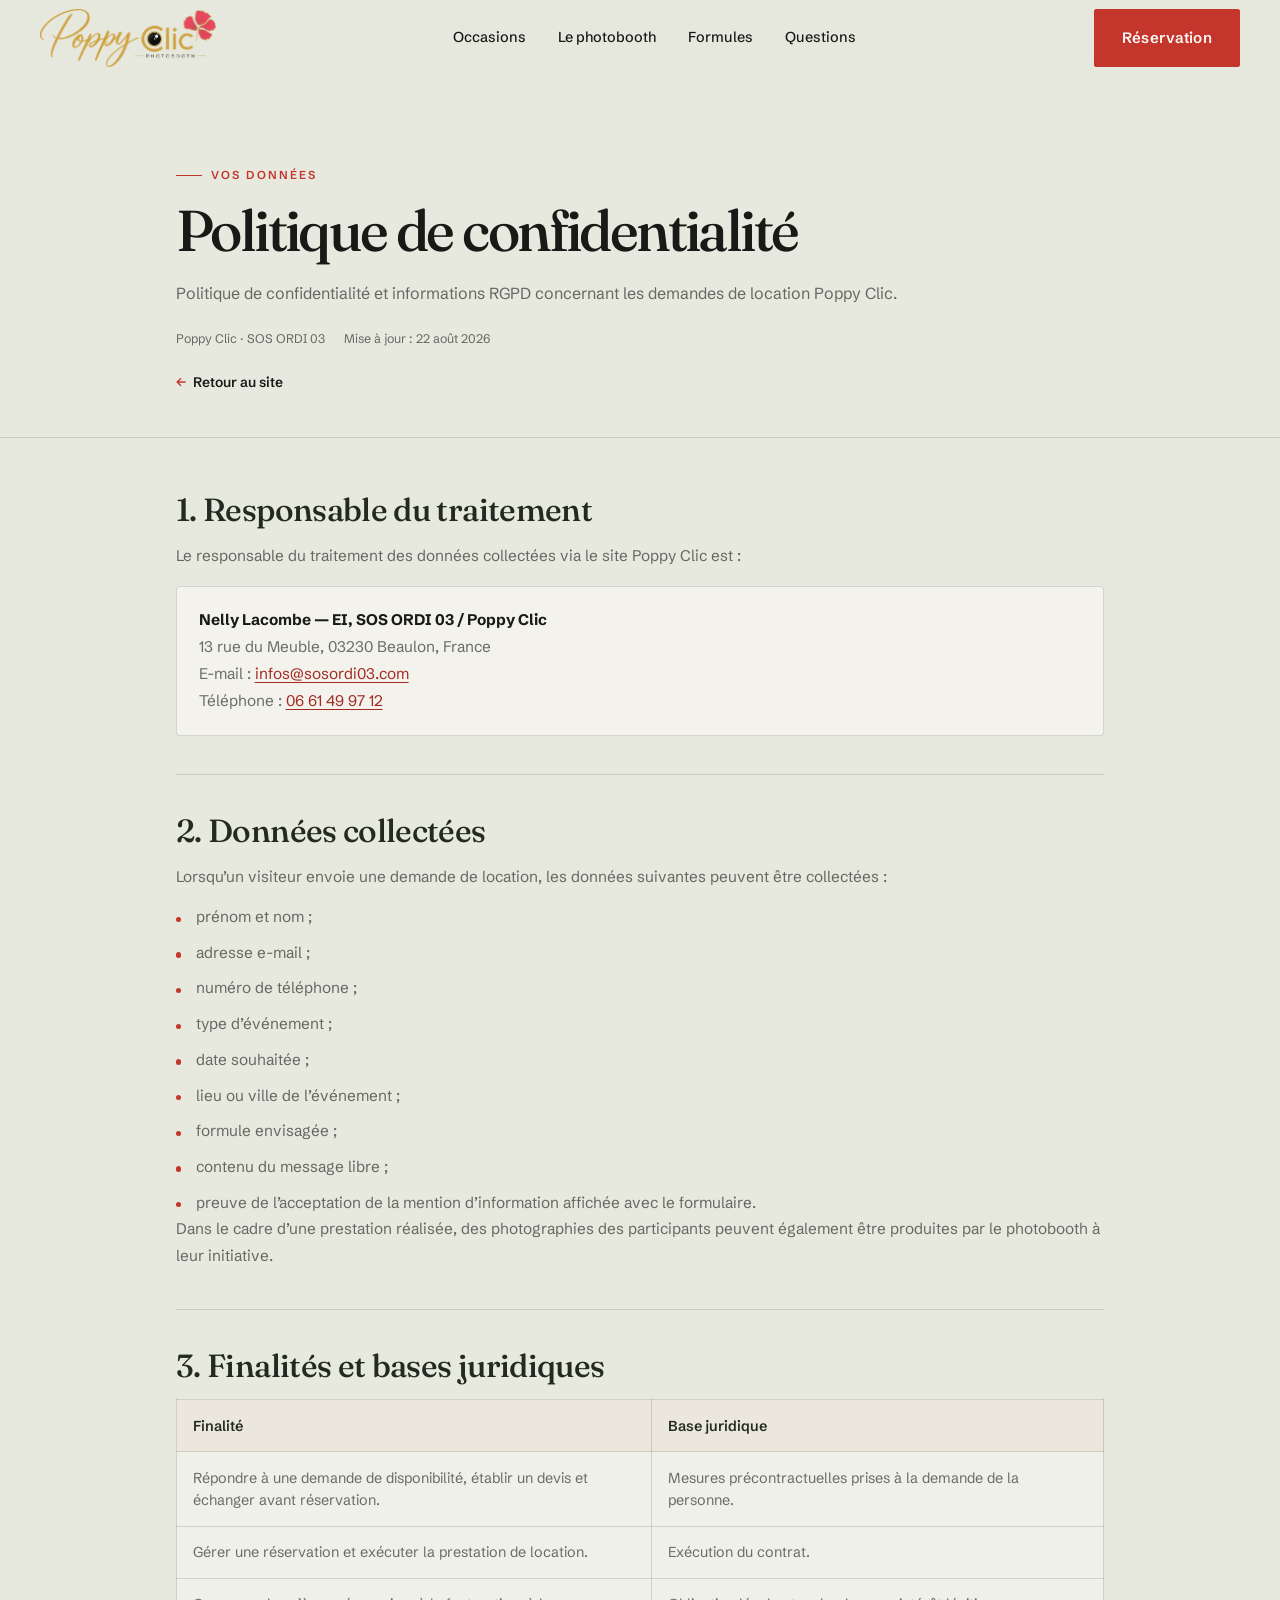
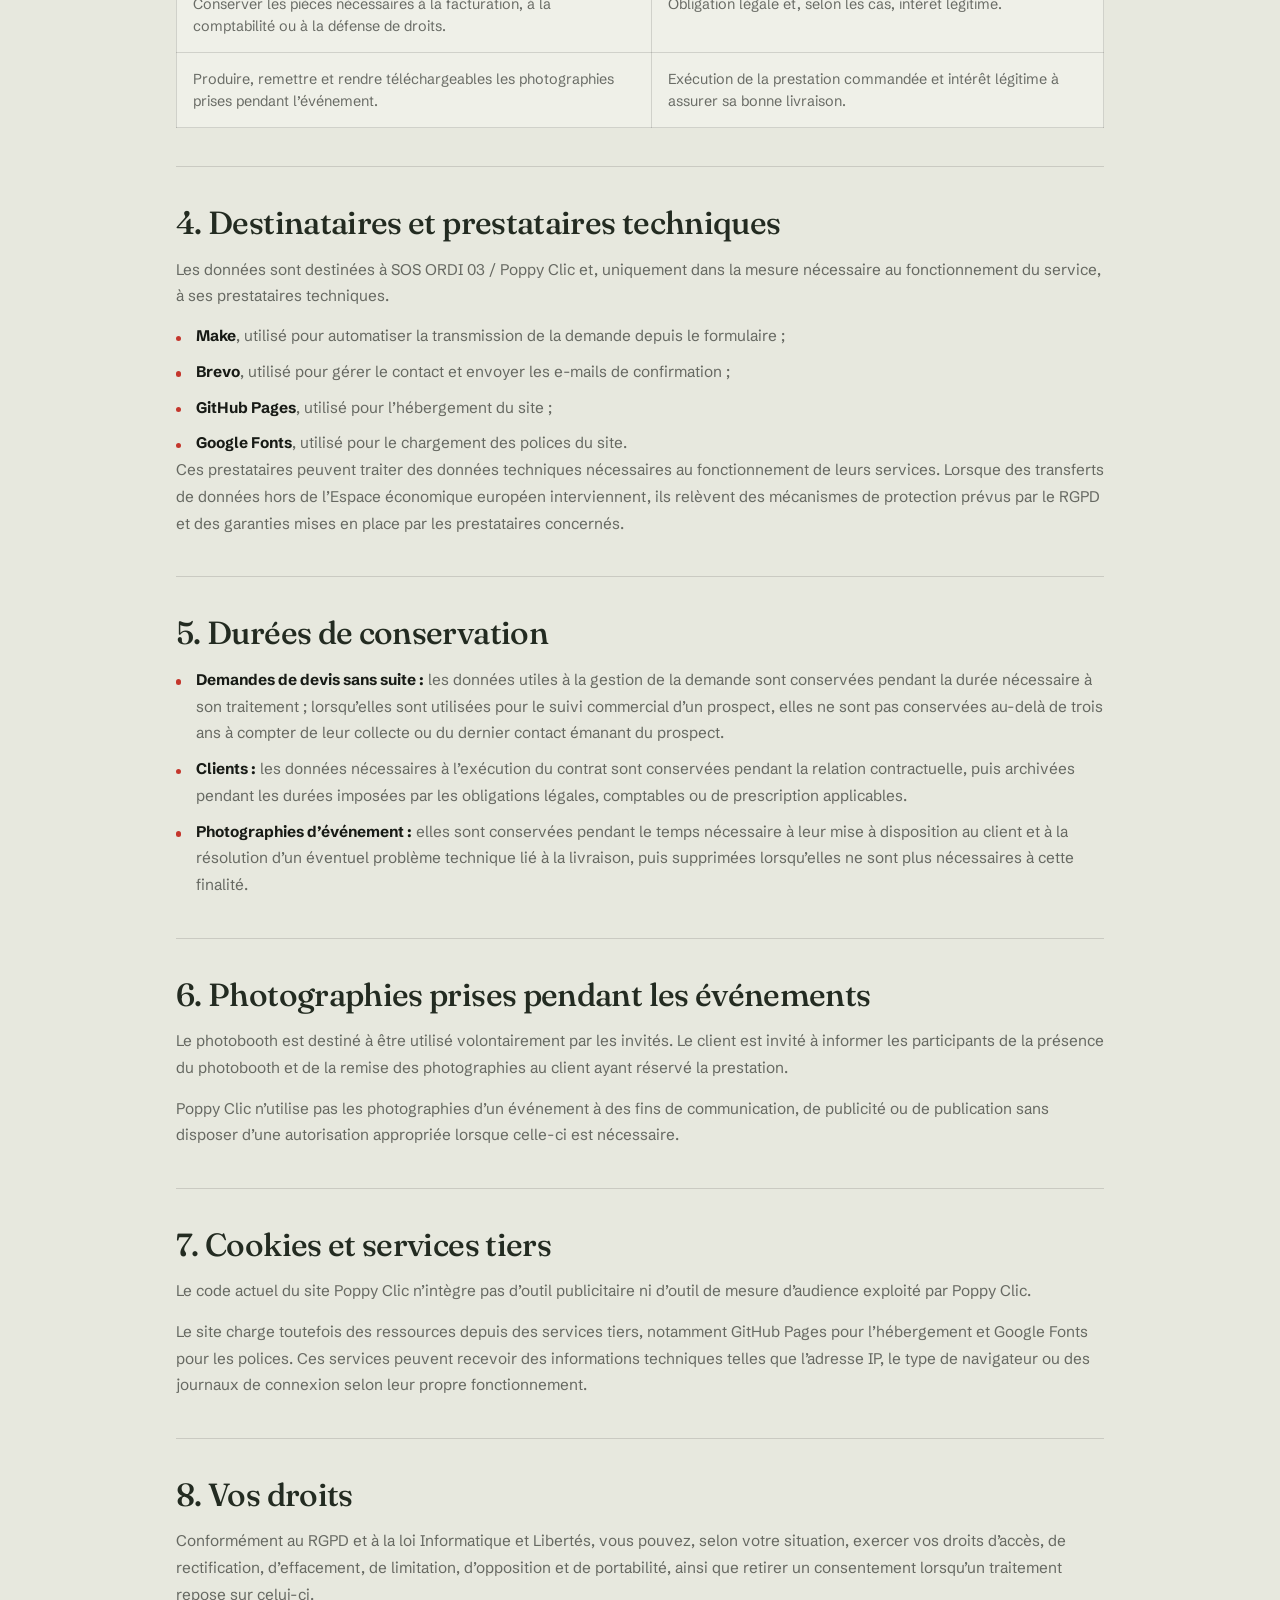
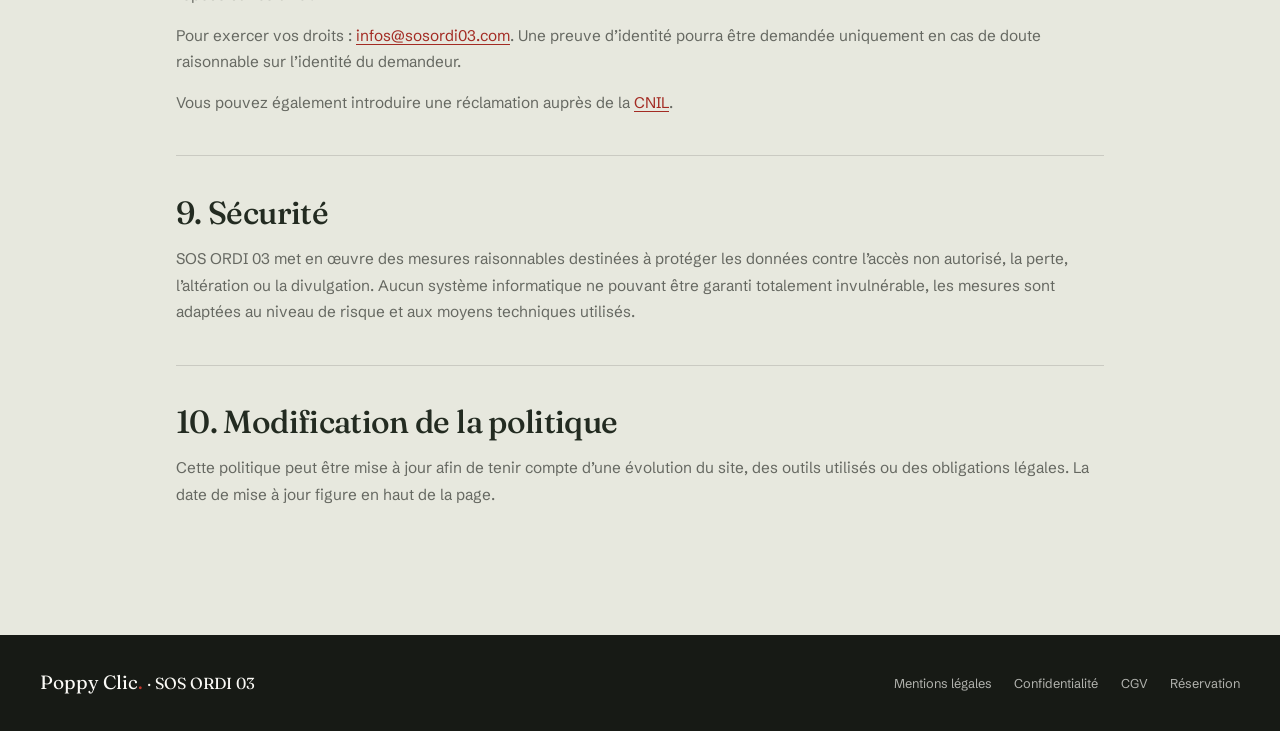
<file: confidentialite.html>
<!DOCTYPE html>
<html lang="fr">
<head>
<meta charset="UTF-8">
<meta name="viewport" content="width=device-width, initial-scale=1.0">
<title>Politique de confidentialité — Poppy Clic</title>
<meta name="description" content="Politique de confidentialité et informations RGPD concernant les demandes de location Poppy Clic.">
<meta name="theme-color" content="#232B21">
<link rel="preconnect" href="https://fonts.googleapis.com">
<link rel="preconnect" href="https://fonts.gstatic.com" crossorigin>
<link href="https://fonts.googleapis.com/css2?family=Fraunces:opsz,wght@9..144,400;9..144,500;9..144,600&family=Schibsted+Grotesk:wght@400;500;600&display=swap" rel="stylesheet">
<link rel="stylesheet" href="style.css">

<style>
  .legal-page{
    min-height:100vh;
    background:var(--paper);
    color:var(--ink);
  }
  .legal-hero{
    padding:5rem 0 2.6rem;
    border-bottom:1px solid var(--line);
  }
  .legal-hero-inner{
    max-width:58rem;
  }
  .legal-hero h1{
    margin-top:1.2rem;
   font-size: clamp(2.65rem, 6vw, 3.6rem);
    line-height:.95;
    letter-spacing:-.045em;
  }
  .legal-hero p{
    max-width:46rem;
    margin-top:1.35rem;
    color:var(--ink-60);
    font-size:1rem;
    line-height:1.65;
  }
  .legal-meta{
    display:flex;
    flex-wrap:wrap;
    gap:.6rem 1.2rem;
    margin-top:1.4rem;
    color:var(--ink-60);
    font-size:.78rem;
  }
  .legal-content{
    max-width:58rem;
    padding-top:3.4rem;
    padding-bottom:5.5rem;
  }
  .legal-content section{
    padding:0 0 2.4rem;
    margin-bottom:2.4rem;
    border-bottom:1px solid var(--line);
  }
  .legal-content section:last-child{
    margin-bottom:0;
    border-bottom:0;
  }
  .legal-content h2{
    margin-bottom:1rem;
    color:var(--forest);
    font-size:clamp(1.55rem,2.5vw,2.05rem);
    line-height:1.1;
  }
  .legal-content h3{
    margin:1.45rem 0 .65rem;
    font-size:1.12rem;
    line-height:1.25;
  }
  .legal-content p,
  .legal-content li{
    color:var(--ink-60);
    font-size:.96rem;
    line-height:1.75;
  }
  .legal-content p + p{
    margin-top:.85rem;
  }
  .legal-content ul{
    display:grid;
    gap:.55rem;
    margin:.8rem 0 0;
  }
  .legal-content li{
    position:relative;
    padding-left:1.25rem;
  }
  .legal-content li::before{
    content:"";
    position:absolute;
    left:0;
    top:.78rem;
    width:.34rem;
    height:.34rem;
    border-radius:50%;
    background:var(--poppy);
  }
  .legal-content strong{
    color:var(--ink);
  }
  .legal-content a{
    color:var(--poppy-dark);
    text-decoration-thickness:1px;
    text-underline-offset:3px;
  }
  .legal-card{
    margin-top:1rem;
    padding:1.25rem 1.35rem;
    background:rgba(251,250,246,.58);
    border:1px solid var(--line);
    border-radius:var(--radius-lg);
  }
  .legal-card p{
    color:var(--ink-60);
  }
  .legal-warning{
    margin-top:1rem;
    padding:1.15rem 1.25rem;
    border-left:3px solid var(--poppy);
    background:rgba(196,54,44,.06);
  }
  .legal-warning strong{
    display:block;
    margin-bottom:.25rem;
    color:var(--poppy-dark);
  }
  .legal-table{
    width:100%;
    margin-top:1rem;
    border-collapse:collapse;
    background:rgba(251,250,246,.42);
  }
  .legal-table th,
  .legal-table td{
    padding:.9rem 1rem;
    border:1px solid var(--line);
    text-align:left;
    vertical-align:top;
    font-size:.9rem;
    line-height:1.55;
  }
  .legal-table th{
    color:var(--forest);
    font-weight:600;
    background:rgba(184,131,78,.08);
  }
  .legal-table td{
    color:var(--ink-60);
  }
  .legal-offers{
    display:grid;
    grid-template-columns:repeat(3,minmax(0,1fr));
    gap:.8rem;
    margin-top:1rem;
  }
  .legal-offer{
    padding:1rem;
    border:1px solid var(--line);
    background:rgba(251,250,246,.45);
  }
  .legal-offer span{
    display:block;
    color:var(--poppy);
    font-size:.68rem;
    font-weight:600;
    letter-spacing:.12em;
    text-transform:uppercase;
  }
  .legal-offer strong{
    display:block;
    margin-top:.2rem;
    font-family:var(--font-display);
    font-size:1.55rem;
    font-weight:500;
  }
  .legal-offer p{
    margin-top:.35rem;
    font-size:.83rem;
    line-height:1.5;
  }
  .legal-footer{
    background:var(--ink);
    color:var(--chalk);
  }
  .legal-footer-inner{
    display:flex;
    flex-wrap:wrap;
    align-items:center;
    justify-content:space-between;
    gap:1.2rem 2rem;
    padding-top:2rem;
    padding-bottom:2rem;
  }
  .legal-footer-brand{
    font-family:var(--font-display);
    font-size:1.2rem;
  }
  .legal-footer-brand span{color:var(--poppy);}
  .legal-footer nav{
    display:flex;
    flex-wrap:wrap;
    gap:.9rem 1.4rem;
  }
  .legal-footer a{
    color:rgba(251,250,246,.68);
    font-size:.8rem;
    text-decoration:none;
  }
  .legal-footer a:hover{color:var(--wood);}
  .legal-back{
    display:inline-flex;
    align-items:center;
    gap:.45rem;
    margin-top:1.4rem;
    color:var(--ink);
    font-size:.86rem;
    font-weight:600;
    text-decoration:none;
  }
  .legal-back::before{
    content:"←";
    color:var(--poppy);
  }
  @media(max-width:700px){
    .legal-hero{
      padding:3.2rem 0 2rem;
    }
    .legal-hero h1{
      font-size:clamp(2.5rem,13vw,4rem);
    }
    .legal-content{
      padding-top:2.5rem;
      padding-bottom:4rem;
    }
    .legal-content section{
      padding-bottom:1.9rem;
      margin-bottom:1.9rem;
    }
    .legal-offers{
      grid-template-columns:1fr;
    }
    .legal-table{
      display:block;
      overflow-x:auto;
    }
    .legal-footer-inner{
      align-items:flex-start;
      flex-direction:column;
    }
  }
</style>

</head>
<body class="legal-page">
<div class="page-wrapper">

<header class="navbar_component" id="navbar">
  <div class="padding-global">
    <div class="container-large navbar_container">
      <a href="index.html#top" class="navbar_brand">
        <img src="images/logo-poppy-clic.png" alt="Poppy Clic Photobooth" class="navbar_logo-image">
      </a>
      <nav class="navbar_menu">
        <a href="index.html#occasions" class="navbar_link">Occasions</a>
        <a href="index.html#artisan" class="navbar_link">Le photobooth</a>
        <a href="index.html#tarifs" class="navbar_link">Formules</a>
        <a href="index.html#faq" class="navbar_link">Questions</a>
      </nav>
      <a href="index.html#reservation" class="button">Réservation</a>
    </div>
  </div>
</header>

<main>
  <section class="legal-hero">
    <div class="padding-global">
      <div class="container-large legal-hero-inner">
        <span class="eyebrow is-visible">Vos données</span>
        <h1>Politique de confidentialité</h1>
        <p>Politique de confidentialité et informations RGPD concernant les demandes de location Poppy Clic.</p>
        <div class="legal-meta">
          <span>Poppy Clic · SOS ORDI 03</span>
          <span>Mise à jour : 22 août 2026</span>
        </div>
        <a href="index.html" class="legal-back">Retour au site</a>
      </div>
    </div>
  </section>

  <div class="padding-global">
    <div class="container-large legal-content">

<section>
  <h2>1. Responsable du traitement</h2>
  <p>
    Le responsable du traitement des données collectées via le site Poppy Clic est :
  </p>
  <div class="legal-card">
    <p>
      <strong>Nelly Lacombe — EI, SOS ORDI 03 / Poppy Clic</strong><br>
      13 rue du Meuble, 03230 Beaulon, France<br>
      E-mail : <a href="mailto:infos@sosordi03.com">infos@sosordi03.com</a><br>
      Téléphone : <a href="tel:+33661499712">06 61 49 97 12</a>
    </p>
  </div>
</section>

<section>
  <h2>2. Données collectées</h2>
  <p>Lorsqu’un visiteur envoie une demande de location, les données suivantes peuvent être collectées :</p>
  <ul>
    <li>prénom et nom ;</li>
    <li>adresse e-mail ;</li>
    <li>numéro de téléphone ;</li>
    <li>type d’événement ;</li>
    <li>date souhaitée ;</li>
    <li>lieu ou ville de l’événement ;</li>
    <li>formule envisagée ;</li>
    <li>contenu du message libre ;</li>
    <li>preuve de l’acceptation de la mention d’information affichée avec le formulaire.</li>
  </ul>
  <p>Dans le cadre d’une prestation réalisée, des photographies des participants peuvent également être produites par le photobooth à leur initiative.</p>
</section>

<section>
  <h2>3. Finalités et bases juridiques</h2>
  <table class="legal-table">
    <thead>
      <tr>
        <th>Finalité</th>
        <th>Base juridique</th>
      </tr>
    </thead>
    <tbody>
      <tr>
        <td>Répondre à une demande de disponibilité, établir un devis et échanger avant réservation.</td>
        <td>Mesures précontractuelles prises à la demande de la personne.</td>
      </tr>
      <tr>
        <td>Gérer une réservation et exécuter la prestation de location.</td>
        <td>Exécution du contrat.</td>
      </tr>
      <tr>
        <td>Conserver les pièces nécessaires à la facturation, à la comptabilité ou à la défense de droits.</td>
        <td>Obligation légale et, selon les cas, intérêt légitime.</td>
      </tr>
      <tr>
        <td>Produire, remettre et rendre téléchargeables les photographies prises pendant l’événement.</td>
        <td>Exécution de la prestation commandée et intérêt légitime à assurer sa bonne livraison.</td>
      </tr>
    </tbody>
  </table>
</section>

<section>
  <h2>4. Destinataires et prestataires techniques</h2>
  <p>Les données sont destinées à SOS ORDI 03 / Poppy Clic et, uniquement dans la mesure nécessaire au fonctionnement du service, à ses prestataires techniques.</p>
  <ul>
    <li><strong>Make</strong>, utilisé pour automatiser la transmission de la demande depuis le formulaire ;</li>
    <li><strong>Brevo</strong>, utilisé pour gérer le contact et envoyer les e-mails de confirmation ;</li>
    <li><strong>GitHub Pages</strong>, utilisé pour l’hébergement du site ;</li>
    <li><strong>Google Fonts</strong>, utilisé pour le chargement des polices du site.</li>
  </ul>
  <p>
    Ces prestataires peuvent traiter des données techniques nécessaires au fonctionnement de leurs services. Lorsque des transferts de données hors de l’Espace économique européen interviennent, ils relèvent des mécanismes de protection prévus par le RGPD et des garanties mises en place par les prestataires concernés.
  </p>
</section>

<section>
  <h2>5. Durées de conservation</h2>
  <ul>
    <li>
      <strong>Demandes de devis sans suite :</strong> les données utiles à la gestion de la demande sont conservées pendant la durée nécessaire à son traitement ; lorsqu’elles sont utilisées pour le suivi commercial d’un prospect, elles ne sont pas conservées au-delà de trois ans à compter de leur collecte ou du dernier contact émanant du prospect.
    </li>
    <li>
      <strong>Clients :</strong> les données nécessaires à l’exécution du contrat sont conservées pendant la relation contractuelle, puis archivées pendant les durées imposées par les obligations légales, comptables ou de prescription applicables.
    </li>
    <li>
      <strong>Photographies d’événement :</strong> elles sont conservées pendant le temps nécessaire à leur mise à disposition au client et à la résolution d’un éventuel problème technique lié à la livraison, puis supprimées lorsqu’elles ne sont plus nécessaires à cette finalité.
    </li>
  </ul>
</section>

<section>
  <h2>6. Photographies prises pendant les événements</h2>
  <p>
    Le photobooth est destiné à être utilisé volontairement par les invités. Le client est invité à informer les participants de la présence du photobooth et de la remise des photographies au client ayant réservé la prestation.
  </p>
  <p>
    Poppy Clic n’utilise pas les photographies d’un événement à des fins de communication, de publicité ou de publication sans disposer d’une autorisation appropriée lorsque celle-ci est nécessaire.
  </p>
</section>

<section>
  <h2>7. Cookies et services tiers</h2>
  <p>
    Le code actuel du site Poppy Clic n’intègre pas d’outil publicitaire ni d’outil de mesure d’audience exploité par Poppy Clic.
  </p>
  <p>
    Le site charge toutefois des ressources depuis des services tiers, notamment GitHub Pages pour l’hébergement et Google Fonts pour les polices. Ces services peuvent recevoir des informations techniques telles que l’adresse IP, le type de navigateur ou des journaux de connexion selon leur propre fonctionnement.
  </p>
</section>

<section>
  <h2>8. Vos droits</h2>
  <p>
    Conformément au RGPD et à la loi Informatique et Libertés, vous pouvez, selon votre situation, exercer vos droits d’accès, de rectification, d’effacement, de limitation, d’opposition et de portabilité, ainsi que retirer un consentement lorsqu’un traitement repose sur celui-ci.
  </p>
  <p>
    Pour exercer vos droits : <a href="mailto:infos@sosordi03.com">infos@sosordi03.com</a>.
    Une preuve d’identité pourra être demandée uniquement en cas de doute raisonnable sur l’identité du demandeur.
  </p>
  <p>
    Vous pouvez également introduire une réclamation auprès de la
    <a href="https://www.cnil.fr/" target="_blank" rel="noopener">CNIL</a>.
  </p>
</section>

<section>
  <h2>9. Sécurité</h2>
  <p>
    SOS ORDI 03 met en œuvre des mesures raisonnables destinées à protéger les données contre l’accès non autorisé, la perte, l’altération ou la divulgation. Aucun système informatique ne pouvant être garanti totalement invulnérable, les mesures sont adaptées au niveau de risque et aux moyens techniques utilisés.
  </p>
</section>

<section>
  <h2>10. Modification de la politique</h2>
  <p>Cette politique peut être mise à jour afin de tenir compte d’une évolution du site, des outils utilisés ou des obligations légales. La date de mise à jour figure en haut de la page.</p>
</section>

    </div>
  </div>
</main>

<footer class="legal-footer">
  <div class="padding-global">
    <div class="container-large legal-footer-inner">
      <div class="legal-footer-brand">Poppy Clic<span>.</span> <small>· SOS ORDI 03</small></div>
      <nav>
        <a href="mentions-legales.html">Mentions légales</a>
        <a href="confidentialite.html">Confidentialité</a>
        <a href="cgv.html">CGV</a>
        <a href="index.html#reservation">Réservation</a>
      </nav>
    </div>
  </div>
</footer>

</div>
<script>
const nav=document.getElementById('navbar');
addEventListener('scroll',()=>nav.classList.toggle('is-scrolled',scrollY>20),{passive:true});
</script>
</body>
</html>
</file>
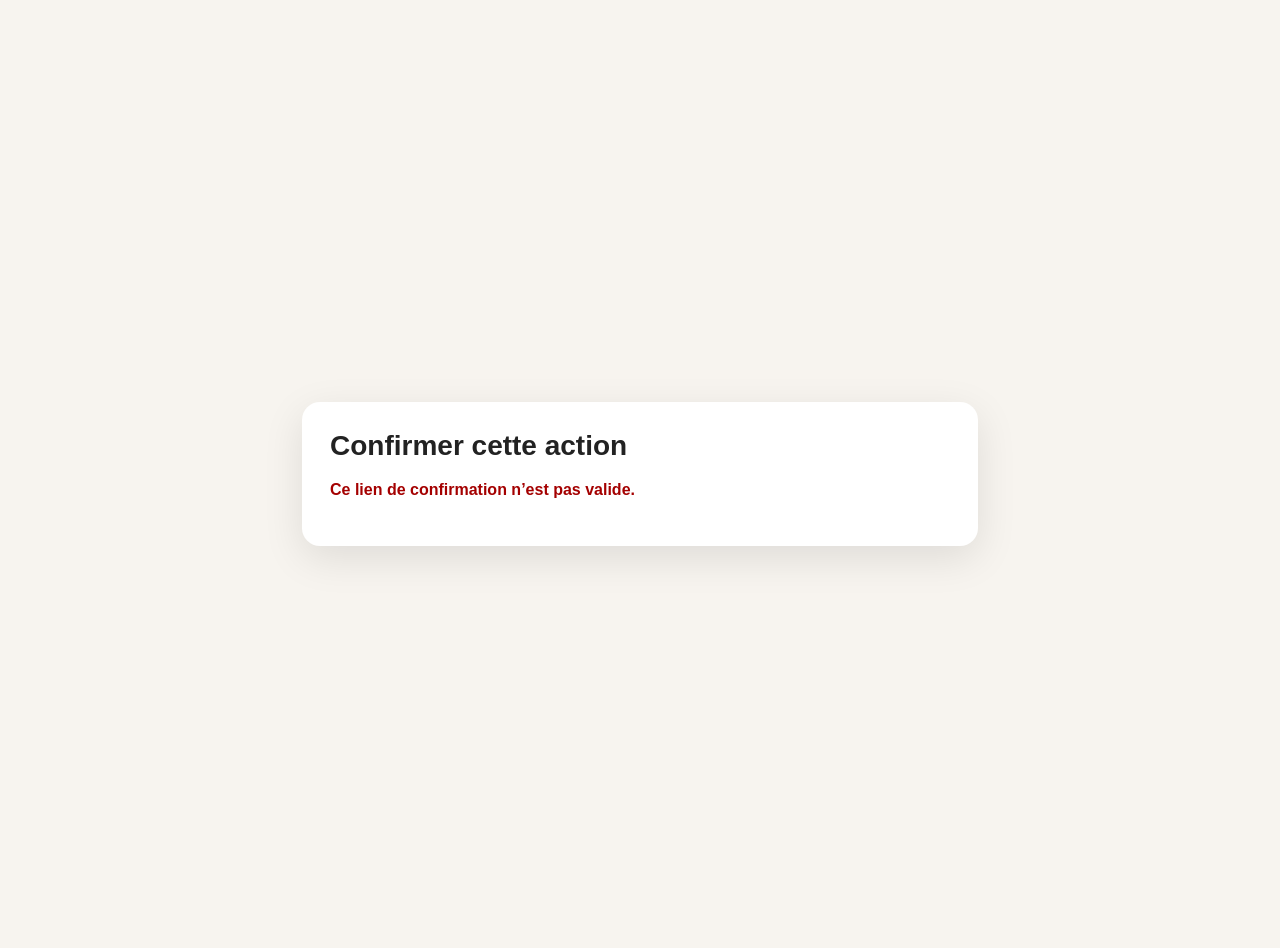
<file: confirmation.html>
<!doctype html>
<html lang="fr">
<head>
  <meta charset="utf-8">
  <meta name="viewport" content="width=device-width,initial-scale=1">
  <title>Confirmation Poppy Clic</title>
  <style>
    :root{font-family:Arial,Helvetica,sans-serif;color:#222;background:#f7f4ef}
    body{margin:0;min-height:100vh;display:grid;place-items:center;padding:24px}
    .card{width:min(620px,100%);background:#fff;border-radius:18px;padding:28px;box-shadow:0 12px 40px rgba(0,0,0,.10)}
    h1{margin:0 0 14px;font-size:28px}
    p{line-height:1.55}
    .details{background:#f6f6f6;border-radius:12px;padding:14px 16px;margin:18px 0}
    .details div{margin:6px 0}
    .actions{display:flex;gap:12px;flex-wrap:wrap;margin-top:22px}
    button,a{font:inherit;border-radius:10px;padding:12px 18px;text-decoration:none}
    button{border:0;background:#198754;color:#fff;font-weight:700;cursor:pointer}
    a{border:1px solid #ccc;color:#333;background:#fff}
    .error{color:#a40000;font-weight:700}
  </style>
</head>
<body>
  <main class="card">
    <h1 id="title">Confirmer cette action</h1>
    <p id="message">Vérifiez les informations ci-dessous puis cliquez sur « Confirmer ».</p>

    <div class="details" id="details"></div>

    <form id="confirmForm" method="post">
      <div class="actions">
        <button type="submit" id="confirmButton">Confirmer</button>
        <a href="javascript:history.back()">Annuler</a>
      </div>
    </form>

    <p class="error" id="error" hidden>Ce lien de confirmation n’est pas valide.</p>
  </main>

<script>
(() => {
  const params = new URLSearchParams(window.location.search);
  const hook = params.get('hook') || '';
  const action = params.get('action') || '';
  const allowedActions = new Set(['accept','accept_arrhes','contrat_accepte']);

  const form = document.getElementById('confirmForm');
  const details = document.getElementById('details');
  const error = document.getElementById('error');
  const title = document.getElementById('title');
  const message = document.getElementById('message');
  const button = document.getElementById('confirmButton');

  let validHook = false;
  try {
    const u = new URL(hook);
    validHook = u.protocol === 'https:' && u.hostname === 'hook.eu1.make.com';
  } catch (_) {}

  if (!validHook || !allowedActions.has(action)) {
    form.hidden = true;
    details.hidden = true;
    message.hidden = true;
    error.hidden = false;
    return;
  }

  const labels = {
    accept: {
      title: 'Accepter la réservation',
      button: 'Confirmer l’acceptation',
      text: 'La réservation sera acceptée sans arrhes.'
    },
    accept_arrhes: {
      title: 'Accepter avec 50 € d’arrhes',
      button: 'Confirmer avec arrhes',
      text: 'La réservation sera acceptée avec 50 € d’arrhes.'
    },
    contrat_accepte: {
      title: 'Accepter le contrat',
      button: 'J’accepte le contrat',
      text: 'Votre acceptation sera enregistrée uniquement après ce clic.'
    }
  };

  title.textContent = labels[action].title;
  button.textContent = labels[action].button;
  message.textContent = labels[action].text;

  const shown = [
    ['Référence', params.get('reference')],
    ['Date', params.get('date')],
    ['Prénom', params.get('prenom')],
    ['Nom', params.get('nom')],
    ['Formule', params.get('formule')]
  ].filter(([,v]) => v);

  details.innerHTML = shown.length
    ? shown.map(([k,v]) => `<div><strong>${escapeHtml(k)} :</strong> ${escapeHtml(v)}</div>`).join('')
    : '<div>Veuillez confirmer cette action.</div>';

  form.action = hook;

  for (const [key, value] of params.entries()) {
    if (key === 'hook') continue;
    const input = document.createElement('input');
    input.type = 'hidden';
    input.name = key;
    input.value = value;
    form.appendChild(input);
  }

  function escapeHtml(value) {
    return String(value).replace(/[&<>"']/g, c => ({
      '&':'&amp;','<':'&lt;','>':'&gt;','"':'&quot;',"'":'&#039;'
    })[c]);
  }
})();
</script>
</body>
</html>
</file>
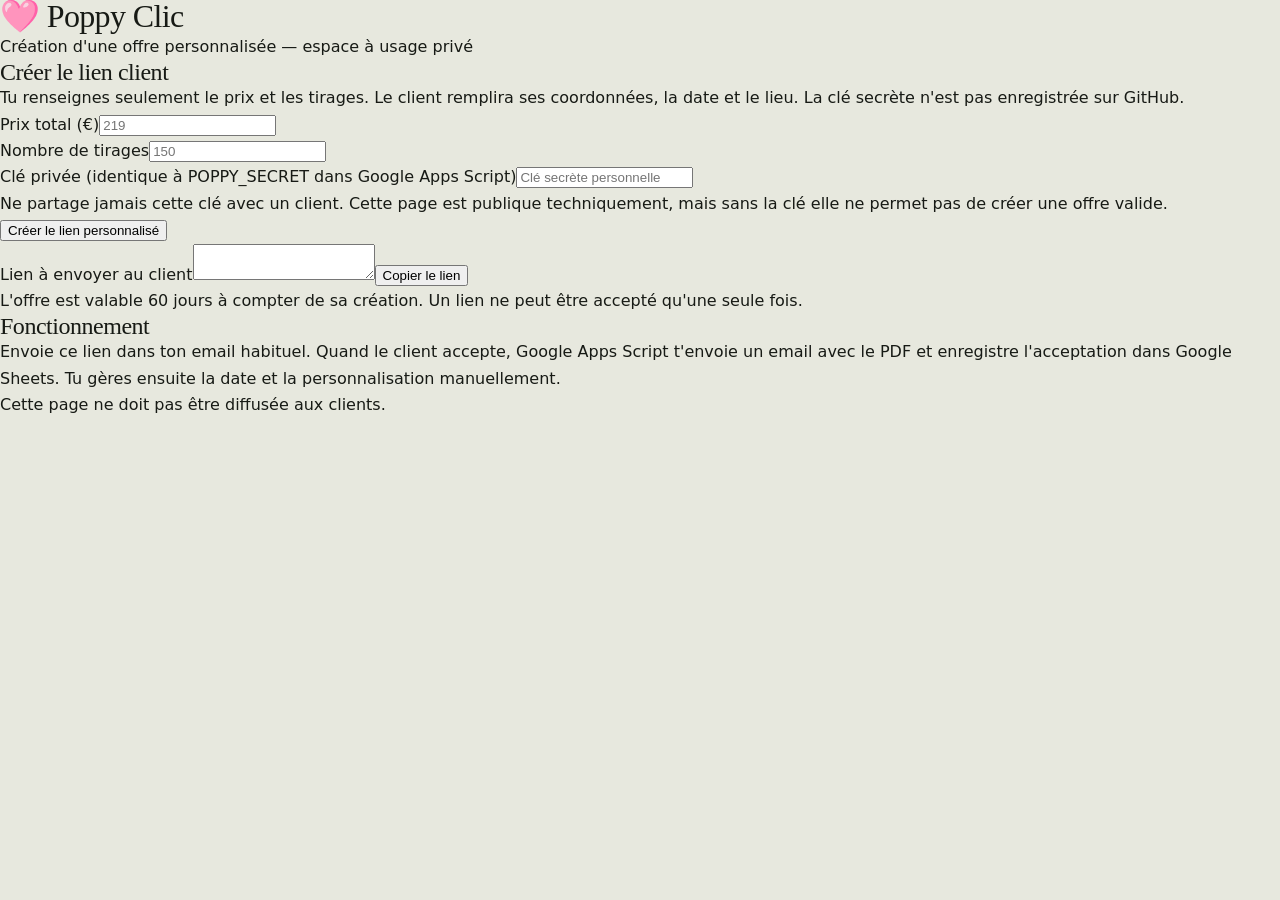
<file: creer-offre.html>
<!doctype html><html lang="fr"><head><meta charset="utf-8"><meta name="viewport" content="width=device-width,initial-scale=1"><title>Créer une offre — Poppy Clic</title><link rel="stylesheet" href="style.css"></head><body><header><h1>🩷 Poppy Clic</h1><p>Création d'une offre personnalisée — espace à usage privé</p></header><main class="wrap"><section class="card"><h2>Créer le lien client</h2><p class="note">Tu renseignes seulement le prix et les tirages. Le client remplira ses coordonnées, la date et le lieu. La clé secrète n'est pas enregistrée sur GitHub.</p><div class="grid"><div><label for="price">Prix total (€)</label><input id="price" type="number" min="1" step="0.01" required placeholder="219"></div><div><label for="prints">Nombre de tirages</label><input id="prints" type="number" min="0" step="1" required placeholder="150"></div></div><label for="secret">Clé privée (identique à POPPY_SECRET dans Google Apps Script)</label><input id="secret" type="password" autocomplete="off" placeholder="Clé secrète personnelle"><p class="note">Ne partage jamais cette clé avec un client. Cette page est publique techniquement, mais sans la clé elle ne permet pas de créer une offre valide.</p><button id="make" class="btn">Créer le lien personnalisé</button><div id="result" class="hidden"><label for="link">Lien à envoyer au client</label><textarea id="link" readonly></textarea><button id="copy" class="btn secondary">Copier le lien</button><p class="note">L'offre est valable 60 jours à compter de sa création. Un lien ne peut être accepté qu'une seule fois.</p></div><p id="message" role="status"></p></section><section class="card"><h2>Fonctionnement</h2><p>Envoie ce lien dans ton email habituel. Quand le client accepte, Google Apps Script t'envoie un email avec le PDF et enregistre l'acceptation dans Google Sheets. Tu gères ensuite la date et la personnalisation manuellement.</p></section></main><footer>Cette page ne doit pas être diffusée aux clients.</footer><script>
const $=id=>document.getElementById(id);const enc=new TextEncoder();
function b64url(bytes){let s='';for(const b of bytes)s+=String.fromCharCode(b);return btoa(s).replace(/\+/g,'-').replace(/\//g,'_').replace(/=+$/,'')}
function hex(bytes){return [...bytes].map(b=>b.toString(16).padStart(2,'0')).join('')}
$('make').onclick=async()=>{try{const price=Number($('price').value),prints=Number($('prints').value),secret=$('secret').value;if(!Number.isFinite(price)||price<=0||!Number.isInteger(prints)||prints<0||secret.length<24)throw Error('Renseigne un prix, des tirages et une clé secrète d’au moins 24 caractères.');if(!crypto?.subtle)throw Error('Ouvre cette page en HTTPS sur ton site GitHub.');const offer={v:1,id:crypto.randomUUID(),price:Math.round(price*100)/100,prints,created:Date.now(),expires:Date.now()+60*86400000};const data=b64url(enc.encode(JSON.stringify(offer)));const key=await crypto.subtle.importKey('raw',enc.encode(secret),{name:'HMAC',hash:'SHA-256'},false,['sign']);const sig=hex(new Uint8Array(await crypto.subtle.sign('HMAC',key,enc.encode(data))));const base=new URL('accepter-contrat.html',location.href);base.searchParams.set('o',data);base.searchParams.set('s',sig);$('link').value=base.href;$('result').classList.remove('hidden');$('message').textContent='Lien créé. Copie-le et envoie-le au client.';}catch(e){$('message').textContent=e.message}};
$('copy').onclick=async()=>{try{await navigator.clipboard.writeText($('link').value);$('message').textContent='Lien copié.'}catch(e){$('link').select();$('message').textContent='Sélectionne puis copie le lien.'}};
</script></body></html>
</file>
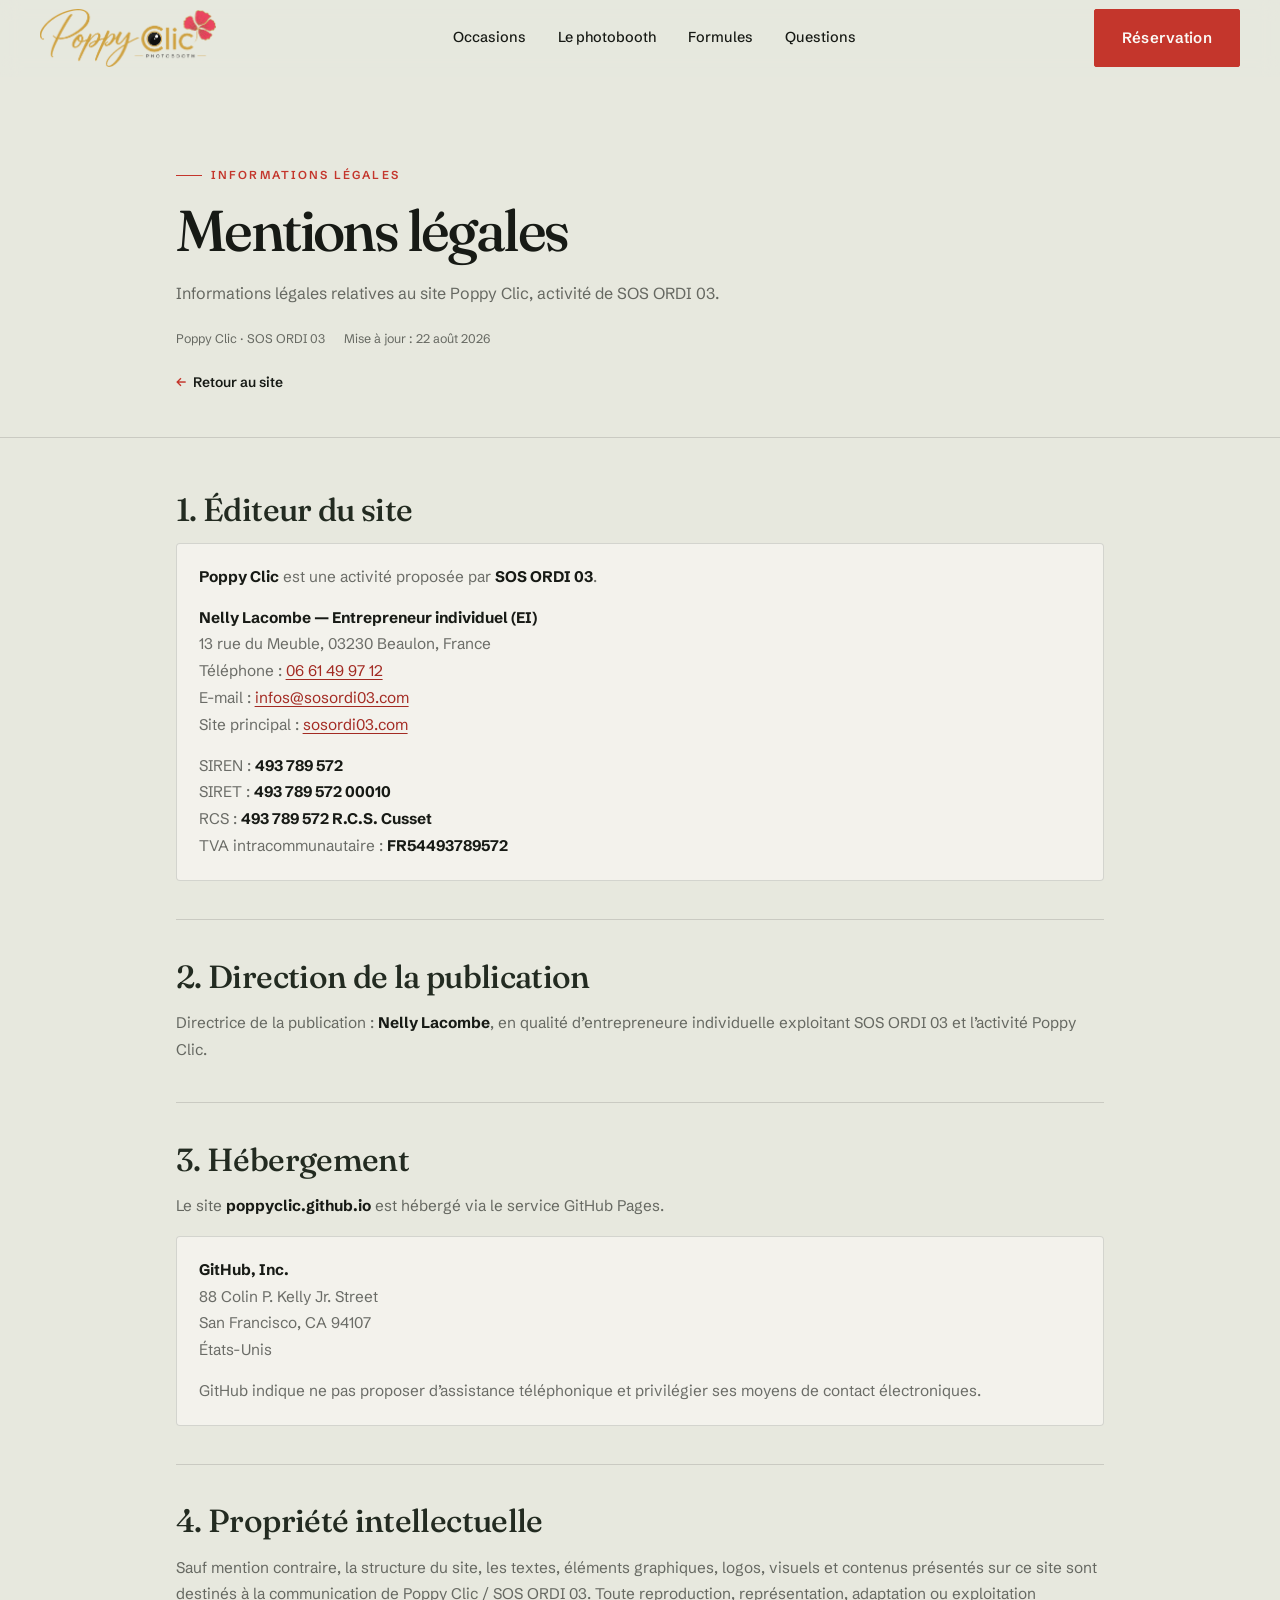
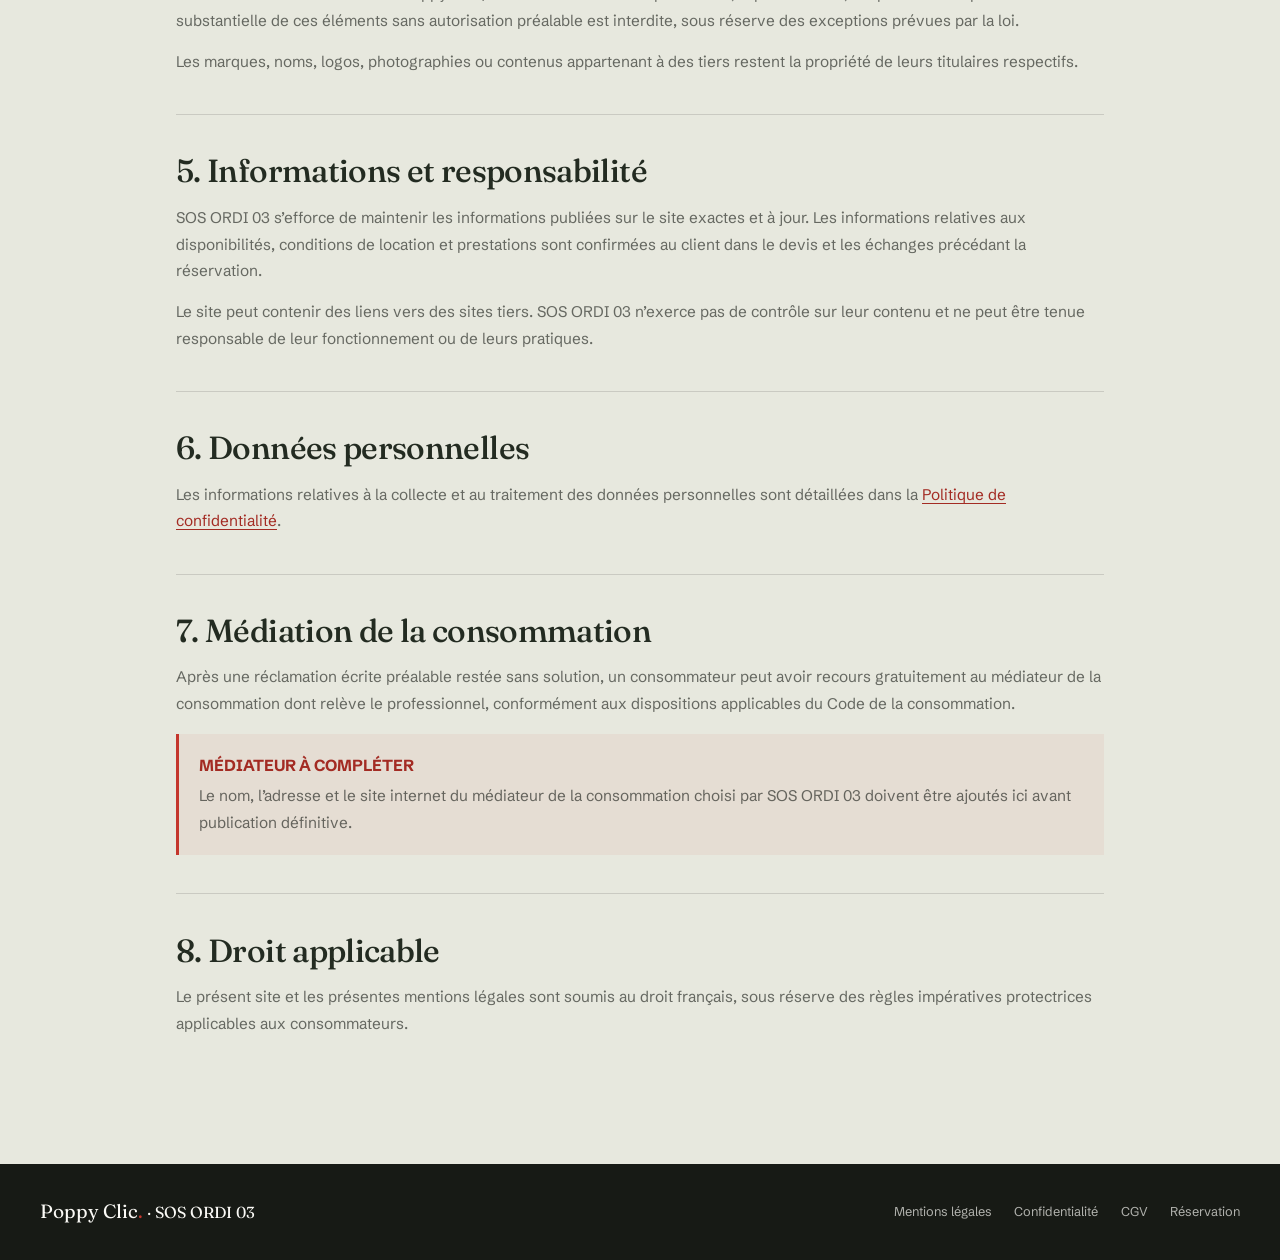
<file: mentions-legales.html>
<!DOCTYPE html>
<html lang="fr">
<head>
<meta charset="UTF-8">
<meta name="viewport" content="width=device-width, initial-scale=1.0">
<title>Mentions légales — Poppy Clic</title>
<meta name="description" content="Informations légales relatives au site Poppy Clic, activité de SOS ORDI 03.">
<meta name="theme-color" content="#232B21">
<link rel="preconnect" href="https://fonts.googleapis.com">
<link rel="preconnect" href="https://fonts.gstatic.com" crossorigin>
<link href="https://fonts.googleapis.com/css2?family=Fraunces:opsz,wght@9..144,400;9..144,500;9..144,600&family=Schibsted+Grotesk:wght@400;500;600&display=swap" rel="stylesheet">
<link rel="stylesheet" href="style.css">

<style>
  .legal-page{
    min-height:100vh;
    background:var(--paper);
    color:var(--ink);
  }
  .legal-hero{
    padding:5rem 0 2.6rem;
    border-bottom:1px solid var(--line);
  }
  .legal-hero-inner{
    max-width:58rem;
  }
  .legal-hero h1{
    margin-top:1.2rem;
    font-size: clamp(2.65rem, 6vw, 3.6rem);
    line-height:.95;
    letter-spacing:-.045em;
  }
  .legal-hero p{
    max-width:46rem;
    margin-top:1.35rem;
    color:var(--ink-60);
    font-size:1rem;
    line-height:1.65;
  }
  .legal-meta{
    display:flex;
    flex-wrap:wrap;
    gap:.6rem 1.2rem;
    margin-top:1.4rem;
    color:var(--ink-60);
    font-size:.78rem;
  }
  .legal-content{
    max-width:58rem;
    padding-top:3.4rem;
    padding-bottom:5.5rem;
  }
  .legal-content section{
    padding:0 0 2.4rem;
    margin-bottom:2.4rem;
    border-bottom:1px solid var(--line);
  }
  .legal-content section:last-child{
    margin-bottom:0;
    border-bottom:0;
  }
  .legal-content h2{
    margin-bottom:1rem;
    color:var(--forest);
    font-size:clamp(1.55rem,2.5vw,2.05rem);
    line-height:1.1;
  }
  .legal-content h3{
    margin:1.45rem 0 .65rem;
    font-size:1.12rem;
    line-height:1.25;
  }
  .legal-content p,
  .legal-content li{
    color:var(--ink-60);
    font-size:.96rem;
    line-height:1.75;
  }
  .legal-content p + p{
    margin-top:.85rem;
  }
  .legal-content ul{
    display:grid;
    gap:.55rem;
    margin:.8rem 0 0;
  }
  .legal-content li{
    position:relative;
    padding-left:1.25rem;
  }
  .legal-content li::before{
    content:"";
    position:absolute;
    left:0;
    top:.78rem;
    width:.34rem;
    height:.34rem;
    border-radius:50%;
    background:var(--poppy);
  }
  .legal-content strong{
    color:var(--ink);
  }
  .legal-content a{
    color:var(--poppy-dark);
    text-decoration-thickness:1px;
    text-underline-offset:3px;
  }
  .legal-card{
    margin-top:1rem;
    padding:1.25rem 1.35rem;
    background:rgba(251,250,246,.58);
    border:1px solid var(--line);
    border-radius:var(--radius-lg);
  }
  .legal-card p{
    color:var(--ink-60);
  }
  .legal-warning{
    margin-top:1rem;
    padding:1.15rem 1.25rem;
    border-left:3px solid var(--poppy);
    background:rgba(196,54,44,.06);
  }
  .legal-warning strong{
    display:block;
    margin-bottom:.25rem;
    color:var(--poppy-dark);
  }
  .legal-table{
    width:100%;
    margin-top:1rem;
    border-collapse:collapse;
    background:rgba(251,250,246,.42);
  }
  .legal-table th,
  .legal-table td{
    padding:.9rem 1rem;
    border:1px solid var(--line);
    text-align:left;
    vertical-align:top;
    font-size:.9rem;
    line-height:1.55;
  }
  .legal-table th{
    color:var(--forest);
    font-weight:600;
    background:rgba(184,131,78,.08);
  }
  .legal-table td{
    color:var(--ink-60);
  }
  .legal-offers{
    display:grid;
    grid-template-columns:repeat(3,minmax(0,1fr));
    gap:.8rem;
    margin-top:1rem;
  }
  .legal-offer{
    padding:1rem;
    border:1px solid var(--line);
    background:rgba(251,250,246,.45);
  }
  .legal-offer span{
    display:block;
    color:var(--poppy);
    font-size:.68rem;
    font-weight:600;
    letter-spacing:.12em;
    text-transform:uppercase;
  }
  .legal-offer strong{
    display:block;
    margin-top:.2rem;
    font-family:var(--font-display);
    font-size:1.55rem;
    font-weight:500;
  }
  .legal-offer p{
    margin-top:.35rem;
    font-size:.83rem;
    line-height:1.5;
  }
  .legal-footer{
    background:var(--ink);
    color:var(--chalk);
  }
  .legal-footer-inner{
    display:flex;
    flex-wrap:wrap;
    align-items:center;
    justify-content:space-between;
    gap:1.2rem 2rem;
    padding-top:2rem;
    padding-bottom:2rem;
  }
  .legal-footer-brand{
    font-family:var(--font-display);
    font-size:1.2rem;
  }
  .legal-footer-brand span{color:var(--poppy);}
  .legal-footer nav{
    display:flex;
    flex-wrap:wrap;
    gap:.9rem 1.4rem;
  }
  .legal-footer a{
    color:rgba(251,250,246,.68);
    font-size:.8rem;
    text-decoration:none;
  }
  .legal-footer a:hover{color:var(--wood);}
  .legal-back{
    display:inline-flex;
    align-items:center;
    gap:.45rem;
    margin-top:1.4rem;
    color:var(--ink);
    font-size:.86rem;
    font-weight:600;
    text-decoration:none;
  }
  .legal-back::before{
    content:"←";
    color:var(--poppy);
  }
  @media(max-width:700px){
    .legal-hero{
      padding:3.2rem 0 2rem;
    }
    .legal-hero h1{
      font-size:clamp(2.5rem,13vw,4rem);
    }
    .legal-content{
      padding-top:2.5rem;
      padding-bottom:4rem;
    }
    .legal-content section{
      padding-bottom:1.9rem;
      margin-bottom:1.9rem;
    }
    .legal-offers{
      grid-template-columns:1fr;
    }
    .legal-table{
      display:block;
      overflow-x:auto;
    }
    .legal-footer-inner{
      align-items:flex-start;
      flex-direction:column;
    }
  }
</style>

</head>
<body class="legal-page">
<div class="page-wrapper">

<header class="navbar_component" id="navbar">
  <div class="padding-global">
    <div class="container-large navbar_container">
      <a href="index.html#top" class="navbar_brand">
        <img src="images/logo-poppy-clic.png" alt="Poppy Clic Photobooth" class="navbar_logo-image">
      </a>
      <nav class="navbar_menu">
        <a href="index.html#occasions" class="navbar_link">Occasions</a>
        <a href="index.html#artisan" class="navbar_link">Le photobooth</a>
        <a href="index.html#tarifs" class="navbar_link">Formules</a>
        <a href="index.html#faq" class="navbar_link">Questions</a>
      </nav>
      <a href="index.html#reservation" class="button">Réservation</a>
    </div>
  </div>
</header>

<main>
  <section class="legal-hero">
    <div class="padding-global">
      <div class="container-large legal-hero-inner">
        <span class="eyebrow is-visible">Informations légales</span>
        <h1>Mentions légales</h1>
        <p>Informations légales relatives au site Poppy Clic, activité de SOS ORDI 03.</p>
        <div class="legal-meta">
          <span>Poppy Clic · SOS ORDI 03</span>
          <span>Mise à jour : 22 août 2026</span>
        </div>
        <a href="index.html" class="legal-back">Retour au site</a>
      </div>
    </div>
  </section>

  <div class="padding-global">
    <div class="container-large legal-content">

<section>
  <h2>1. Éditeur du site</h2>
  <div class="legal-card">
    <p><strong>Poppy Clic</strong> est une activité proposée par <strong>SOS ORDI 03</strong>.</p>
    <p>
      <strong>Nelly Lacombe — Entrepreneur individuel (EI)</strong><br>
      13 rue du Meuble, 03230 Beaulon, France<br>
      Téléphone : <a href="tel:+33661499712">06 61 49 97 12</a><br>
      E-mail : <a href="mailto:infos@sosordi03.com">infos@sosordi03.com</a><br>
      Site principal : <a href="https://sosordi03.com" target="_blank" rel="noopener">sosordi03.com</a>
    </p>
    <p>
      SIREN : <strong>493 789 572</strong><br>
      SIRET : <strong>493 789 572 00010</strong><br>
      RCS : <strong>493 789 572 R.C.S. Cusset</strong><br>
      TVA intracommunautaire : <strong>FR54493789572</strong>
    </p>
  </div>
</section>

<section>
  <h2>2. Direction de la publication</h2>
  <p>Directrice de la publication : <strong>Nelly Lacombe</strong>, en qualité d’entrepreneure individuelle exploitant SOS ORDI 03 et l’activité Poppy Clic.</p>
</section>

<section>
  <h2>3. Hébergement</h2>
  <p>Le site <strong>poppyclic.github.io</strong> est hébergé via le service GitHub Pages.</p>
  <div class="legal-card">
    <p>
      <strong>GitHub, Inc.</strong><br>
      88 Colin P. Kelly Jr. Street<br>
      San Francisco, CA 94107<br>
      États-Unis
    </p>
    <p>GitHub indique ne pas proposer d’assistance téléphonique et privilégier ses moyens de contact électroniques.</p>
  </div>
</section>

<section>
  <h2>4. Propriété intellectuelle</h2>
  <p>
    Sauf mention contraire, la structure du site, les textes, éléments graphiques, logos, visuels et contenus présentés sur ce site sont destinés à la communication de Poppy Clic / SOS ORDI 03.
    Toute reproduction, représentation, adaptation ou exploitation substantielle de ces éléments sans autorisation préalable est interdite, sous réserve des exceptions prévues par la loi.
  </p>
  <p>Les marques, noms, logos, photographies ou contenus appartenant à des tiers restent la propriété de leurs titulaires respectifs.</p>
</section>

<section>
  <h2>5. Informations et responsabilité</h2>
  <p>
    SOS ORDI 03 s’efforce de maintenir les informations publiées sur le site exactes et à jour. Les informations relatives aux disponibilités, conditions de location et prestations sont confirmées au client dans le devis et les échanges précédant la réservation.
  </p>
  <p>
    Le site peut contenir des liens vers des sites tiers. SOS ORDI 03 n’exerce pas de contrôle sur leur contenu et ne peut être tenue responsable de leur fonctionnement ou de leurs pratiques.
  </p>
</section>

<section>
  <h2>6. Données personnelles</h2>
  <p>
    Les informations relatives à la collecte et au traitement des données personnelles sont détaillées dans la
    <a href="confidentialite.html">Politique de confidentialité</a>.
  </p>
</section>

<section>
  <h2>7. Médiation de la consommation</h2>
  <p>
    Après une réclamation écrite préalable restée sans solution, un consommateur peut avoir recours gratuitement au médiateur de la consommation dont relève le professionnel, conformément aux dispositions applicables du Code de la consommation.
  </p>
  <div class="legal-warning">
    <strong>MÉDIATEUR À COMPLÉTER</strong>
    <p>Le nom, l’adresse et le site internet du médiateur de la consommation choisi par SOS ORDI 03 doivent être ajoutés ici avant publication définitive.</p>
  </div>
</section>

<section>
  <h2>8. Droit applicable</h2>
  <p>Le présent site et les présentes mentions légales sont soumis au droit français, sous réserve des règles impératives protectrices applicables aux consommateurs.</p>
</section>

    </div>
  </div>
</main>

<footer class="legal-footer">
  <div class="padding-global">
    <div class="container-large legal-footer-inner">
      <div class="legal-footer-brand">Poppy Clic<span>.</span> <small>· SOS ORDI 03</small></div>
      <nav>
        <a href="mentions-legales.html">Mentions légales</a>
        <a href="confidentialite.html">Confidentialité</a>
        <a href="cgv.html">CGV</a>
        <a href="index.html#reservation">Réservation</a>
      </nav>
    </div>
  </div>
</footer>

</div>
<script>
const nav=document.getElementById('navbar');
addEventListener('scroll',()=>nav.classList.toggle('is-scrolled',scrollY>20),{passive:true});
</script>
</body>
</html>
</file>
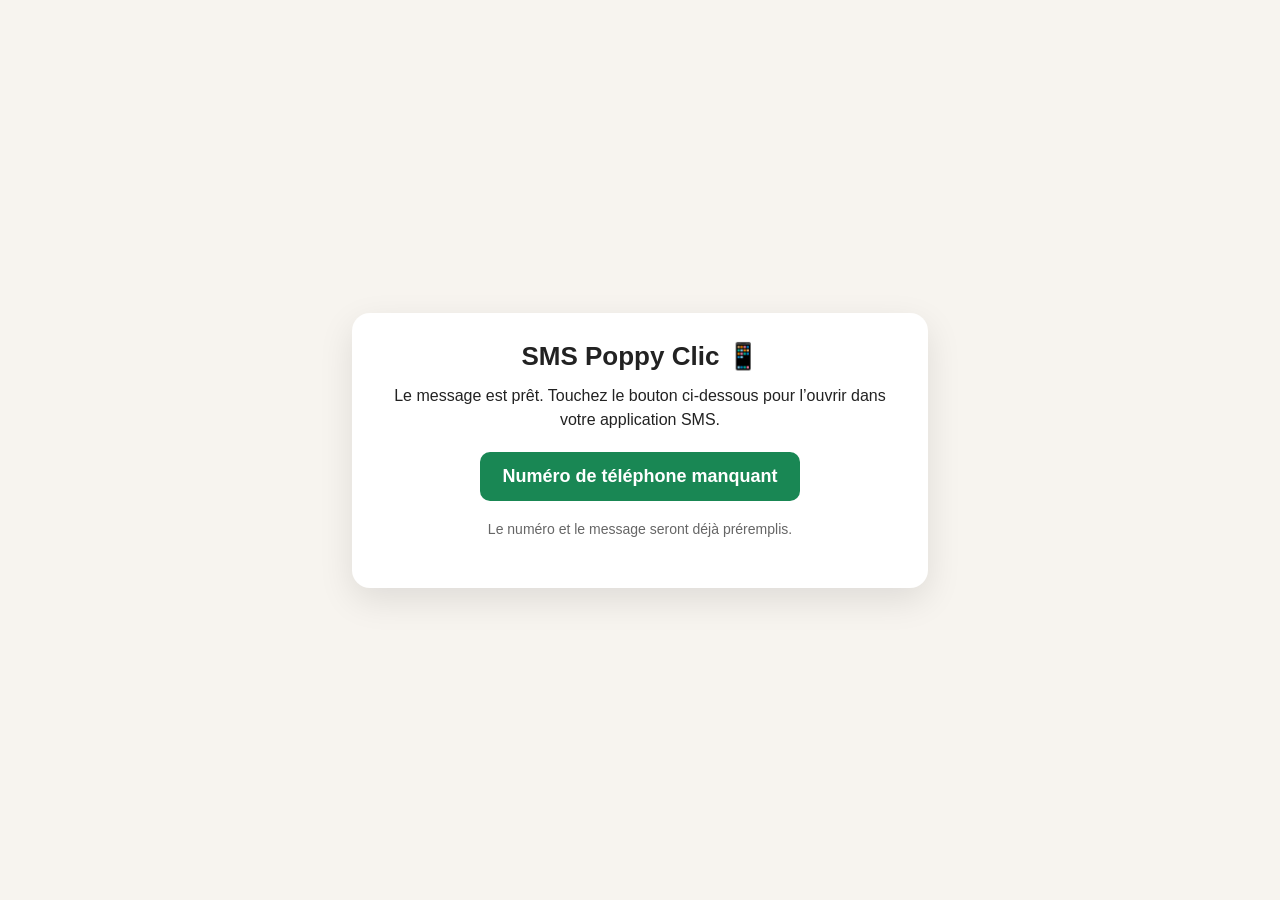
<file: SMS.html>
<!DOCTYPE html>
<html lang="fr">
<head>
  <meta charset="UTF-8">
  <meta name="viewport" content="width=device-width, initial-scale=1.0">
  <title>SMS Poppy Clic</title>
  <style>
    body{margin:0;min-height:100vh;display:flex;align-items:center;justify-content:center;background:#f7f4ef;font-family:Arial,Helvetica,sans-serif;color:#222;padding:24px;box-sizing:border-box}
    .card{width:min(520px,100%);background:#fff;border-radius:18px;padding:28px;box-shadow:0 12px 35px rgba(0,0,0,.10);text-align:center}
    h1{margin:0 0 12px;font-size:26px}
    p{line-height:1.5;margin:0 0 20px}
    .button{display:inline-block;padding:14px 22px;border-radius:10px;background:#198754;color:#fff;text-decoration:none;font-weight:700;font-size:18px}
    .small{margin-top:18px;font-size:14px;color:#666}
  </style>
</head>
<body>

<main class="card">
  <h1>SMS Poppy Clic 📱</h1>
  <p>Le message est prêt. Touchez le bouton ci-dessous pour l’ouvrir dans votre application SMS.</p>
  <a id="open-sms" class="button" href="#">📱 Ouvrir le SMS</a>
  <p class="small">Le numéro et le message seront déjà préremplis.</p>
</main>

<script>
const params = new URLSearchParams(window.location.search);
const tel = params.get('tel') || '';
const prenom = params.get('prenom') || '';

const message =
`${prenom ? 'Bonjour ' + prenom : 'Bonjour'} 😊

Merci beaucoup pour votre réservation Poppy Clic 📸✨
Votre demande a bien été enregistrée et votre date est maintenant bloquée pendant 48 heures.

Pour confirmer définitivement votre réservation ✅, il vous suffit de me retourner par e-mail le contrat signé que je viens de vous envoyer.

Sans retour dans ce délai, la date sera libérée et redeviendra disponible.

Toutes les informations concernant votre réservation sont également indiquées dans cet e-mail 📩
Si vous ne le trouvez pas dans votre boîte de réception, pensez à vérifier vos spams / courriers indésirables.

À bientôt 😊
Nelly – Poppy Clic 🌸`;

const openSms = document.getElementById('open-sms');

if (tel) {
  openSms.href = 'sms:' + tel + '?body=' + encodeURIComponent(message);
} else {
  openSms.textContent = 'Numéro de téléphone manquant';
  openSms.removeAttribute('href');
}
</script>

</body>
</html>
</file>
<file: style.css>
/* ============================================================
   POPPY CLIC — feuille de styles
   1. Tokens · 2. Base · 3. Utilitaires Client-First
   4. Composants · 5. Animations · 6. Responsive
   ============================================================ */

/* ---------- 1. TOKENS ---------- */
:root{
  --paper:#E7E8DE;
  --paper-2:#F0F1E9;
  --chalk:#FBFAF6;
  --forest:#232B21;
  --forest-soft:#39422F;
  --poppy:#C4362C;
  --poppy-dark:#A32B23;
  --wood:#B8834E;
  --ink:#171A15;
  --ink-60:rgba(23,26,21,.62);
  --line:rgba(23,26,21,.14);

  --font-display:"Fraunces",Georgia,serif;
  --font-body:"Schibsted Grotesk",system-ui,-apple-system,sans-serif;

  --radius:2px;
  --radius-lg:4px;
  --ease:cubic-bezier(.22,.61,.36,1);
  --ease-out:cubic-bezier(.16,1,.3,1);
}

/* ---------- 2. BASE ---------- */
*,*::before,*::after{box-sizing:border-box;}
html{-webkit-text-size-adjust:100%;scroll-behavior:smooth;}
body{
  margin:0;background:var(--paper);color:var(--ink);
  font-family:var(--font-body);font-size:1rem;line-height:1.65;font-weight:400;
  -webkit-font-smoothing:antialiased;
}
img{max-width:100%;display:block;}
a{color:inherit;}
h1,h2,h3,h4{margin:0;font-family:var(--font-display);font-weight:500;line-height:1.05;letter-spacing:-.02em;}
p{margin:0;}
ul{margin:0;padding:0;list-style:none;}
:focus-visible{outline:2px solid var(--poppy);outline-offset:3px;}
::selection{background:var(--poppy);color:var(--chalk);}

/* ---------- 3. UTILITAIRES CLIENT-FIRST ---------- */
.page-wrapper{overflow-x:clip;}
.padding-global{padding-left:2.5rem;padding-right:2.5rem;}
.container-large{width:100%;max-width:90rem;margin:0 auto;}
.container-medium{width:100%;max-width:56rem;margin:0 auto;}
.padding-section-large{padding-top:8rem;padding-bottom:8rem;}
.padding-section-medium{padding-top:5rem;padding-bottom:5rem;}
.text-align-center{text-align:center;}
.margin-bottom-small{margin-bottom:1rem;}
.margin-bottom-medium{margin-bottom:2rem;}
.margin-bottom-large{margin-bottom:4rem;}

.heading-style-h1{font-size: clamp(2.9rem, 6.4vw, 2.4rem);}
.heading-style-h2{font-size:clamp(2.1rem,4vw,2.55rem);}
.heading-style-h3{font-size:clamp(1.25rem,1.8vw,1.5rem);}
.text-size-large{font-size: clamp(1.06rem, 1.4vw, 1.00rem);line-height:1.6;}
.text-size-small{font-size:.875rem;}
.text-color-muted{color:var(--ink-60);}

.eyebrow{
  display:inline-flex;align-items:center;gap:.6rem;
  font-size:.72rem;font-weight:600;letter-spacing:.18em;text-transform:uppercase;color:var(--poppy);
}
.eyebrow::before{
  content:"";width:1.6rem;height:1px;background:var(--poppy);
  transform:scaleX(0);transform-origin:left;transition:transform .7s var(--ease-out) .15s;
}
.is-visible .eyebrow::before,.eyebrow.is-visible::before{transform:scaleX(1);}
.eyebrow.is-light{color:var(--wood);}
.eyebrow.is-light::before{background:var(--wood);}

/* ---------- 4. COMPOSANTS ---------- */

/* Boutons — sweep de couleur au survol */
.button{
  position:relative;overflow:hidden;isolation:isolate;
  display:inline-flex;align-items:center;justify-content:center;gap:.5rem;
  padding:.95rem 1.7rem;border:1px solid var(--poppy);border-radius:var(--radius);
  background:var(--poppy);color:var(--chalk);
  font-family:var(--font-body);font-size:.94rem;font-weight:600;letter-spacing:.01em;
  text-decoration:none;cursor:pointer;
  transition:transform .3s var(--ease),border-color .3s var(--ease),color .3s var(--ease);
}
.button::before{
  content:"";position:absolute;inset:0;z-index:-1;background:var(--poppy-dark);
  transform:translateY(101%);transition:transform .45s var(--ease-out);
}
.button:hover{transform:translateY(-2px);}
.button:hover::before{transform:translateY(0);}
.button:active{transform:translateY(0) scale(.98);}
.button.is-secondary{background:transparent;color:var(--ink);border-color:var(--line);}
.button.is-secondary::before{background:var(--ink);}
.button.is-secondary:hover{color:var(--chalk);border-color:var(--ink);}
.button.is-light{background:var(--chalk);color:var(--forest);border-color:var(--chalk);}
.button.is-light::before{background:var(--wood);}
.button.is-light:hover{border-color:var(--wood);}
.button-group{display:flex;flex-wrap:wrap;gap:.75rem;}

/* Navbar */
.navbar_component{
  position:sticky;top:0;z-index:60;
  background:rgba(231,232,222,.72);backdrop-filter:blur(10px);
  border-bottom:1px solid transparent;
  transition:background .4s var(--ease),border-color .4s var(--ease),box-shadow .4s var(--ease);
}
.navbar_component.is-scrolled{
  background:rgba(231,232,222,.94);border-bottom-color:var(--line);
  box-shadow:0 10px 30px -26px rgba(23,26,21,.6);
}
.navbar_container{display:flex;align-items:center;justify-content:space-between;gap:2rem;height:4.75rem;}
.navbar_brand{display:flex;align-items:baseline;gap:.55rem;text-decoration:none;}
.navbar_logo{font-family:var(--font-display);font-size:1.35rem;font-weight:600;letter-spacing:-.03em;}
/* le point clignote comme un témoin d'appareil photo */
.navbar_logo-dot{color:var(--poppy);display:inline-block;animation:blink 3.4s steps(1,end) infinite;}
.navbar_tag{font-size:.68rem;letter-spacing:.16em;text-transform:uppercase;color:var(--ink-60);}
.navbar_menu{display:flex;align-items:center;gap:2rem;}
.navbar_link{position:relative;font-size:.9rem;font-weight:500;text-decoration:none;padding:.25rem 0;}
.navbar_link::after{
  content:"";position:absolute;left:0;right:0;bottom:0;height:1px;background:var(--poppy);
  transform:scaleX(0);transform-origin:right;transition:transform .4s var(--ease-out);
}
.navbar_link:hover::after{transform:scaleX(1);transform-origin:left;}

/* Hero */
.section_hero{position:relative;overflow:hidden;}
.hero_layout{
  display:grid;grid-template-columns:2.15fr .85fr;gap:5rem;align-items:center;
  padding-top:6rem;padding-bottom:6rem;
}
.hero_title{margin-top:1.4rem;margin-bottom:1.6rem;}
.hero_title em{font-style:italic;color:var(--poppy);font-weight:400;}
.hero_text{max-width:34rem;}
.hero_actions{margin-top:2.2rem;}
.hero_proof{display:flex;flex-wrap:wrap;gap:2rem;margin-top:3rem;padding-top:1.6rem;border-top:1px solid var(--line);}
.hero_proof-item{max-width:11rem;}
.hero_proof-label{
  display:block;font-size:.72rem;font-weight:600;letter-spacing:.14em;
  text-transform:uppercase;color:var(--poppy);margin-bottom:.3rem;
}

/* Bande photo — élément signature */
.strip_wrap{display:flex;justify-content:center;perspective:1200px;}
.strip{
  --strip-w:17.5rem;
  position:relative;width:var(--strip-w);background:var(--chalk);
  padding:.85rem .85rem 3.2rem;
  box-shadow:0 26px 60px -28px rgba(23,26,21,.55),0 2px 0 rgba(23,26,21,.06);
  transform:rotate(-2.4deg);
  animation:strip-float 7s ease-in-out 2.4s infinite;
  transition:transform .6s var(--ease-out),box-shadow .6s var(--ease-out);
}
.strip:hover{
  animation-play-state:paused;
  transform:rotate(0deg) translateY(-6px) scale(1.02);
  box-shadow:0 40px 80px -30px rgba(23,26,21,.6);
}
.strip::after{
  content:"POPPY CLIC";
  position:absolute;left:0;right:0;bottom:1.15rem;text-align:center;
  font-size:.66rem;font-weight:600;letter-spacing:.34em;color:var(--ink-60);
  opacity:0;animation:fade-in .6s var(--ease-out) 2.1s forwards;
}
.strip_shot{
  position:relative;aspect-ratio:4/3;margin-bottom:.5rem;overflow:hidden;
  background-color:var(--forest-soft);background-size:cover;background-position:center;
  display:flex;align-items:flex-end;
  opacity:0;transform:scale(1.05);
  animation:shot-in .7s var(--ease-out) forwards;
}
.strip_shot:nth-child(1){animation-delay:.35s;}
.strip_shot:nth-child(2){animation-delay:.8s;background-color:#4A5540;}
.strip_shot:nth-child(3){animation-delay:1.25s;background-color:var(--wood);}
.strip_shot:nth-child(4){animation-delay:1.7s;background-color:#3B4433;margin-bottom:0;}
/* flash du photobooth au moment où la vignette apparaît */
.strip_shot::before{
  content:"";position:absolute;inset:0;background:var(--chalk);
  opacity:0;animation:flash .7s var(--ease-out) forwards;animation-delay:inherit;
}
.strip_caption{
  position:relative;width:100%;padding:.55rem .7rem;
  font-size:.68rem;letter-spacing:.12em;text-transform:uppercase;color:var(--chalk);
  background:linear-gradient(to top,rgba(23,26,21,.6),transparent);
  transform:translateY(100%);transition:transform .45s var(--ease-out);
}
.strip:hover .strip_caption{transform:translateY(0);}

/* Bandeau défilant */
.section_marquee{background:var(--forest);color:var(--chalk);overflow:hidden;}
.marquee_track{display:flex;gap:3rem;padding:1.05rem 0;width:max-content;animation:marquee 34s linear infinite;}
.section_marquee:hover .marquee_track{animation-play-state:paused;}
.marquee_item{
  display:flex;align-items:center;gap:3rem;
  font-size:.78rem;font-weight:500;letter-spacing:.2em;text-transform:uppercase;white-space:nowrap;
}
.marquee_item::after{content:"✳";color:var(--poppy);animation:spin 9s linear infinite;}

/* En-tête de section */
.section_header{max-width:44rem;margin-bottom:4rem;}
.section_header .heading-style-h2{margin-top:1.2rem;margin-bottom:1rem;}

/* Occasions */
.occasions_list{grid-template-columns:repeat(2,1fr);gap:1px;}
.occasions_item{position:relative;background:var(--paper);padding:2.75rem 2.25rem;overflow:hidden;transition:background .4s var(--ease);}
.occasions_item::before{
  content:"";position:absolute;left:0;top:0;bottom:0;width:2px;background:var(--poppy);
  transform:scaleY(0);transform-origin:bottom;transition:transform .5s var(--ease-out);
}
.occasions_item:hover{background:var(--paper-2);}
.occasions_item:hover::before{transform:scaleY(1);transform-origin:top;}
.occasions_head{display:flex;align-items:baseline;justify-content:space-between;gap:1rem;margin-bottom:.9rem;}
.occasions_head h3{transition:transform .5s var(--ease-out);}
.occasions_item:hover .occasions_head h3{transform:translateX(.4rem);}
.occasions_tags{display:flex;flex-wrap:wrap;gap:.4rem;margin-top:1.4rem;}
.tag{
  font-size:.7rem;letter-spacing:.1em;text-transform:uppercase;color:var(--ink-60);
  border:1px solid var(--line);border-radius:100px;padding:.28rem .7rem;
  transition:border-color .3s var(--ease),color .3s var(--ease);
}
.occasions_item:hover .tag{border-color:rgba(196,54,44,.35);color:var(--poppy);}

/* Artisan */
.section_artisan{background:var(--forest);color:var(--chalk);}
.artisan_layout{display:grid;grid-template-columns:1fr 1fr;gap:5rem;align-items:center;}
.artisan_layout .text-color-muted{color:rgba(251,250,246,.68);}
.artisan_title{margin-top:1.3rem;margin-bottom:1.4rem;}
.artisan_specs{margin-top:2.5rem;border-top:1px solid rgba(251,250,246,.18);}
.artisan_spec{
  display:flex;justify-content:space-between;gap:1.5rem;padding:.95rem 0;
  border-bottom:1px solid rgba(251,250,246,.18);font-size:.92rem;
  opacity:0;transform:translateY(12px);
  transition:opacity .6s var(--ease-out),transform .6s var(--ease-out);
  transition-delay:calc(var(--i,0) * 90ms);
}
.is-visible .artisan_spec{opacity:1;transform:none;}
.artisan_spec span:last-child{color:var(--wood);font-weight:500;}
.artisan_quote{
  border-left:2px solid var(--poppy);padding-left:2rem;
  font-family:var(--font-display);font-size:clamp(1.5rem,2.4vw,2.05rem);
  font-style:italic;line-height:1.28;letter-spacing:-.015em;
}
.artisan_quote-author{
  display:block;margin-top:1.5rem;font-family:var(--font-body);font-style:normal;
  font-size:.75rem;font-weight:600;letter-spacing:.16em;text-transform:uppercase;color:var(--wood);
}

/* Tarifs */
.pricing_list{display:grid;grid-template-columns:repeat(3,1fr);gap:1.25rem;align-items:start;}
.pricing_item{
  background:var(--paper-2);border:1px solid var(--line);border-radius:var(--radius-lg);
  padding:2.5rem 2rem;display:flex;flex-direction:column;height:100%;
  transition:transform .45s var(--ease-out),box-shadow .45s var(--ease-out),border-color .45s var(--ease);
}
.pricing_item:hover{transform:translateY(-6px);border-color:rgba(23,26,21,.28);box-shadow:0 26px 50px -34px rgba(23,26,21,.65);}
.pricing_item.is-featured{background:#c4362cc9;color:var(--chalk);border-color:var(--forest);}
.pricing_item.is-featured .pricing_meta,.pricing_item.is-featured .pricing_note{color:rgba(251,250,246,.62);}
.pricing_item.is-featured .pricing_feature{border-color:rgba(251,250,246,.16);}
.pricing_item.is-featured .pricing_feature::before{color:var(--wood);}
.pricing_badge{
  display:inline-block;margin-bottom:1.2rem;padding:.3rem .7rem;
  background:var(--poppy);color:var(--chalk);border-radius:100px;
  font-size:.66rem;font-weight:600;letter-spacing:.14em;text-transform:uppercase;
  animation:pulse 3.2s var(--ease) infinite;
   display: none;
}
.pricing_meta{font-size:.75rem;letter-spacing:.14em;text-transform:uppercase;color:var(--ink-60);}
.pricing_name{margin:.5rem 0 1.4rem;font-size:1.7rem;}
.pricing_price{display:flex;align-items:baseline;gap:.5rem;margin-bottom:1.8rem;}
.pricing_amount{font-family:var(--font-display);font-size:3rem;font-weight:500;letter-spacing:-.03em;line-height:1;}
.pricing_features{margin-bottom:2rem;}
.pricing_feature{position:relative;padding:.7rem 0 .7rem 1.5rem;border-bottom:1px solid var(--line);font-size:.92rem;}
.pricing_feature::before{
  content:"✳";position:absolute;left:0;top:.7rem;color:var(--poppy);font-size:.8rem;
  transition:transform .4s var(--ease-out);
}
.pricing_item:hover .pricing_feature::before{transform:rotate(90deg);}
.pricing_item .button{margin-top:auto;width:100%;}
.pricing_note{margin-top:2.5rem;font-size:.85rem;color:var(--ink-60);}

/* Inclus */
.included_layout{display:grid;grid-template-columns:.9fr 1.1fr;gap:5rem;}
.included_title{margin-top:1.2rem;}
.included_list{display:grid;grid-template-columns:repeat(2,1fr);gap:2.5rem 2rem;}
.included_item{position:relative;padding-top:1.2rem;}
.included_item::before{
  content:"";position:absolute;top:0;left:0;right:0;height:1px;background:var(--ink);
  transform:scaleX(0);transform-origin:left;
  transition:transform .8s var(--ease-out);transition-delay:calc(var(--i,0) * 110ms);
}
.is-visible .included_item::before{transform:scaleX(1);}
.included_item h3{margin-bottom:.5rem;font-size:1.15rem;}

/* Étapes — vraie séquence, la numérotation porte l'info */
.section_steps{background:var(--paper-2);border-top:1px solid var(--line);border-bottom:1px solid var(--line);}
.steps_list{display:grid;grid-template-columns:repeat(3,1fr);gap:2.5rem;counter-reset:step;}
.steps_item{position:relative;padding-top:2.5rem;counter-increment:step;}
.steps_item::after{
  content:"";position:absolute;top:0;left:0;right:0;height:2px;background:var(--ink);
  transform:scaleX(0);transform-origin:left;
  transition:transform 1s var(--ease-out);transition-delay:calc(var(--i,0) * 200ms);
}
.is-visible .steps_item::after{transform:scaleX(1);}
.steps_item::before{
  content:counter(step,decimal-leading-zero);
  position:absolute;top:1rem;left:0;
  font-family:var(--font-display);font-size:.85rem;font-weight:600;letter-spacing:.1em;color:var(--poppy);
}
.steps_item h3{margin-bottom:.6rem;}

/* Formulaire */
.section_contact{background:var(--forest);color:var(--chalk);}
.contact_layout{display:grid;grid-template-columns:.85fr 1.15fr;gap:5rem;align-items:start;}
.contact_intro .text-color-muted{color:rgba(251,250,246,.68);}
.contact_title{margin-top:1.3rem;margin-bottom:1.2rem;}
.contact_reassurance{margin-top:2.5rem;padding:1.4rem 1.6rem;border:1px solid rgba(251,250,246,.2);border-radius:var(--radius-lg);}
.contact_reassurance strong{display:block;margin-bottom:.4rem;font-weight:600;}
.contact_reassurance p{font-size:.9rem;color:rgba(251,250,246,.68);}
.form_component{background:var(--chalk);color:var(--ink);padding:2.5rem;border-radius:var(--radius-lg);}
.form_grid{display:grid;grid-template-columns:1fr 1fr;gap:1.1rem;}
.form_field{display:flex;flex-direction:column;gap:.4rem;}
.form_field.is-full{grid-column:1 / -1;}
.form_label{font-size:.78rem;font-weight:600;letter-spacing:.1em;text-transform:uppercase;color:var(--ink-60);transition:color .3s var(--ease);}
.form_field:focus-within .form_label{color:var(--poppy);}
.form_input,.form_select,.form_textarea{
  width:100%;padding:.8rem .9rem;
  border:1px solid var(--line);border-radius:var(--radius);background:var(--paper-2);
  font-family:var(--font-body);font-size:.95rem;color:var(--ink);
  transition:border-color .3s var(--ease),background .3s var(--ease),box-shadow .3s var(--ease);
}
.form_input:focus,.form_select:focus,.form_textarea:focus{
  border-color:var(--forest);background:var(--chalk);outline:none;
  box-shadow:0 0 0 3px rgba(35,43,33,.08);
}
.form_textarea{min-height:7rem;resize:vertical;}
.form_check{display:flex;align-items:flex-start;gap:.7rem;grid-column:1 / -1;font-size:.85rem;color:var(--ink-60);}
.form_check input{margin-top:.25rem;accent-color:var(--poppy);width:1rem;height:1rem;flex:none;}
.form_component .button{grid-column:1 / -1;width:100%;margin-top:.5rem;}

/* FAQ */
.faq_list{border-top:1px solid var(--line);}
.faq_item{border-bottom:1px solid var(--line);}
.faq_question{
  display:flex;align-items:center;justify-content:space-between;gap:2rem;
  padding:1.6rem 0;cursor:pointer;list-style:none;
  font-family:var(--font-display);font-size:clamp(1.1rem,1.6vw,1.32rem);font-weight:500;letter-spacing:-.015em;
  transition:color .3s var(--ease),padding-left .4s var(--ease-out);
}
.faq_question::-webkit-details-marker{display:none;}
.faq_question:hover{color:var(--poppy);padding-left:.4rem;}
.faq_question::after{content:"+";color:var(--poppy);font-size:1.4rem;transition:transform .4s var(--ease-out);}
.faq_item[open] .faq_question::after{transform:rotate(135deg);}
.faq_answer{padding-bottom:1.7rem;max-width:44rem;color:var(--ink-60);}
.faq_item[open] .faq_answer{animation:answer-in .45s var(--ease-out) both;}

/* Footer */
.footer_component{background:var(--ink);color:var(--chalk);}
.footer_top{display:flex;flex-wrap:wrap;justify-content:space-between;gap:2.5rem;padding-bottom:3rem;}
.footer_cta{max-width:26rem;}
.footer_cta .heading-style-h3{margin-bottom:1.2rem;}
.footer_links{display:flex;flex-wrap:wrap;gap:1.5rem;}
.footer_links a{font-size:.9rem;text-decoration:none;color:rgba(251,250,246,.7);transition:color .3s var(--ease);}
.footer_links a:hover{color:var(--wood);}
.footer_bottom{
  display:flex;flex-wrap:wrap;justify-content:space-between;gap:1rem;
  padding-top:1.6rem;border-top:1px solid rgba(251,250,246,.16);
  font-size:.8rem;color:rgba(251,250,246,.55);
}

/* ---------- 5. ANIMATIONS ---------- */

/* Apparition au scroll : ajoute data-reveal sur l'élément, --i pour décaler */
[data-reveal]{
  opacity:0;transform:translateY(26px);
  transition:opacity .9s var(--ease-out),transform .9s var(--ease-out);
  transition-delay:calc(var(--i,0) * 110ms);
}
[data-reveal].is-visible{opacity:1;transform:none;}

/* Séquence d'entrée du hero (pas de scroll requis) */
.hero_content > *{opacity:0;animation:rise .9s var(--ease-out) forwards;}
.hero_content > *:nth-child(1){animation-delay:.1s;}
.hero_content > *:nth-child(2){animation-delay:.22s;}
.hero_content > *:nth-child(3){animation-delay:.34s;}
.hero_content > *:nth-child(4){animation-delay:.46s;}
.hero_content > *:nth-child(5){animation-delay:.58s;}

@keyframes rise{from{opacity:0;transform:translateY(22px);}to{opacity:1;transform:none;}}
@keyframes fade-in{to{opacity:1;}}
@keyframes shot-in{to{opacity:1;transform:scale(1);}}
@keyframes flash{0%{opacity:1;}100%{opacity:0;}}
@keyframes strip-float{0%,100%{transform:rotate(-2.4deg) translateY(0);}50%{transform:rotate(-1.6deg) translateY(-10px);}}
@keyframes marquee{to{transform:translateX(-50%);}}
@keyframes spin{to{transform:rotate(360deg);}}
@keyframes blink{0%,88%{opacity:1;}90%,96%{opacity:.15;}98%,100%{opacity:1;}}
@keyframes pulse{0%,100%{box-shadow:0 0 0 0 rgba(196,54,44,.45);}60%{box-shadow:0 0 0 8px rgba(196,54,44,0);}}
@keyframes answer-in{from{opacity:0;transform:translateY(-8px);}to{opacity:1;transform:none;}}

/* ---------- 6. RESPONSIVE ---------- */
@media (max-width:991px){
  .padding-global{padding-left:1.75rem;padding-right:1.75rem;}
  .padding-section-large{padding-top:5.5rem;padding-bottom:5.5rem;}
  .hero_layout{grid-template-columns:1fr;gap:3.5rem;padding-top:4rem;padding-bottom:4rem;}
  .artisan_layout,.included_layout,.contact_layout{grid-template-columns:1fr;gap:3rem;}
  .pricing_list,.steps_list{grid-template-columns:1fr;}
  .navbar_menu{display:none;}
}
@media (max-width:640px){
  .padding-global{padding-left:1.25rem;padding-right:1.25rem;}
  .occasions_list,.included_list,.form_grid{grid-template-columns:1fr;}
  .occasions_item{padding:2rem 1.5rem;}
  .form_component{padding:1.75rem 1.4rem;}
  .hero_proof{gap:1.5rem;}
  .button{width:100%;}
  .button-group{flex-direction:column;}
  .navbar_tag{display:none;}
  .strip_caption{transform:none;}
}

/* Accessibilité : on coupe tout si l'utilisateur le demande */
@media (prefers-reduced-motion:reduce){
  html{scroll-behavior:auto;}
  *,*::before,*::after{animation:none!important;transition:none!important;}
  [data-reveal],.hero_content > *,.strip_shot{opacity:1!important;transform:none!important;}
  .eyebrow::before,.included_item::before,.steps_item::after{transform:scaleX(1)!important;}
  .strip_caption{transform:none!important;}
}
.occasions_intro{
  align-self:center;
}
.occasions_intro .heading-style-h2{
  margin-top:1.5rem;
  font-size:clamp(2.15rem,3vw,3.2rem);
  line-height:1.02;
}
.occasions_rule{
  display:block;
  width:4.3rem;
  height:1px;
  background:var(--poppy);
  margin-top:2.5rem;
}
.occasions_cards{
  display:grid;
  grid-template-columns:repeat(4,1fr);
  gap:.8rem;
}
.occasion_card{
  min-height:20rem;
  background:rgba(255,253,248,.72);
  border:1px solid rgba(36,48,36,.11);
  border-radius:7px;
  overflow:hidden;
  display:flex;
  flex-direction:column;
  box-shadow:0 12px 28px -24px rgba(36,48,36,.35);
  transition:transform .4s var(--ease-out),box-shadow .4s var(--ease-out);
}
.occasion_card:hover{
  transform:translateY(-5px);
  box-shadow:0 24px 42px -27px rgba(36,48,36,.4);
}
.occasion_card-copy{
  padding:1.55rem 1.45rem 1.25rem;
  min-height:10.3rem;
}
.occasion_icon{
  display:block;
  min-height:1.5rem;
  color:var(--poppy);
  font-size:1.5rem;
  margin-bottom:.55rem;
}
.occasion_card h3{
  font-size:1.3rem;
  color:var(--forest);
  margin-bottom:.45rem;
}
.occasion_card p{
  color:var(--ink-60);
  font-size:.82rem;
  line-height:1.5;
}
.occasion_card img{
  width:100%;
  height:9.2rem;
  object-fit:cover;
  margin-top:auto;
  filter:saturate(.92) contrast(.98);
}
.occasions_intro{
  align-self:center;
}
.occasions_intro .heading-style-h2{
  margin-top:1.5rem;
  font-size:clamp(2.15rem,3vw,3.2rem);
  line-height:1.02;
}
.occasions_rule{
  display:block;
  width:4.3rem;
  height:1px;
  background:var(--poppy);
  margin-top:2.5rem;
}
.occasions_cards{
  display:grid;
  grid-template-columns:repeat(4,1fr);
  gap:.8rem;
}
.occasion_card{
  min-height:20rem;
  background:rgba(255,253,248,.72);
  border:1px solid rgba(36,48,36,.11);
  border-radius:7px;
  overflow:hidden;
  display:flex;
  flex-direction:column;
  box-shadow:0 12px 28px -24px rgba(36,48,36,.35);
  transition:transform .4s var(--ease-out),box-shadow .4s var(--ease-out);
}
.occasion_card:hover{
  transform:translateY(-5px);
  box-shadow:0 24px 42px -27px rgba(36,48,36,.4);
}
.occasion_card-copy{
  padding:1.55rem 1.45rem 1.25rem;
  min-height:10.3rem;
}
.occasion_icon{
  display:block;
  min-height:1.5rem;
  color:var(--poppy);
  font-size:1.5rem;
  margin-bottom:.55rem;
}
.occasion_card h3{
  font-size:1.3rem;
  color:var(--forest);
  margin-bottom:.45rem;
}
.occasion_card p{
  color:var(--ink-60);
  font-size:.82rem;
  line-height:1.5;
}
.occasion_card img{
  width:100%;
  height:9.2rem;
  object-fit:cover;
  margin-top:auto;
  filter:saturate(.92) contrast(.98);
}


/* ============================================================
   7. HERO — offre de location immédiatement compréhensible
   Ajustement 22/08/2026 : conserve la charte existante.
   ============================================================ */

/* Le premier écran est plus compact et la photo produit devient prioritaire. */
.hero_layout{
  display:grid;
  grid-template-columns:minmax(0,1.12fr) minmax(23rem,.88fr);
  grid-template-areas:
    "intro visual"
    "detail visual";
  column-gap:4.25rem;
  row-gap:1.35rem;
  align-items:center;
  padding-top:3.1rem;
  padding-bottom:4rem;
}
span.eyebrow.is-visible.hero_kicker {
    margin-bottom: 40px;
}
.hero_intro{grid-area:intro;align-self:start;max-width:48rem;margin-top: 50px;}
.hero_detail{grid-area:detail;align-self:start;max-width:43rem;margin-top: -110px;}
.hero_kicker{font-size:.75rem;letter-spacing:.17em;}
.hero_title{
  margin-top:1.15rem;
  margin-bottom:0;
  max-width:48rem;
  text-wrap:balance;
}
.hero_text{max-width:40rem;}
.hero_actions{margin-top:3.75rem;}
.hero_proof{
  gap:1.4rem 2rem;
  margin-top:2.15rem;
  padding-top:1.35rem;
}
.hero_proof-item{max-width:12.5rem;}

.hero_visual{
  grid-area:visual;
  position:relative;
  width:min(100%,33rem);
  margin:0;
  justify-self:end;
  padding:0 0 1.5rem 1.25rem;
}
.hero_visual::before{
  content:"";
  position:absolute;
  inset:1.25rem 1.25rem 0 0;
  border:1px solid rgba(23,26,21,.15);
  transform:translate(-1rem,1rem);
  pointer-events:none;
}
.hero_visual-frame{
  position:relative;
  overflow:hidden;
  border-radius:var(--radius-lg);
  background:var(--forest-soft);
  box-shadow:0 32px 70px -36px rgba(23,26,21,.65);
}
.hero_visual-frame::after{
  content:"";
  position:absolute;
  inset:0;
  background:linear-gradient(to top,rgba(23,26,21,.18),transparent 42%);
  pointer-events:none;
}
.hero_visual img{
  width:100%;

  object-fit:cover;
  object-position:center 47%;
  transform:scale(1.002);
}
.hero_visual-badge{
  position:absolute;
  left:0;
  bottom:0;
  width:min(19rem,76%);
  padding:1rem 1.1rem 1.05rem;
  background:var(--chalk);
  border:1px solid var(--line);
  box-shadow:0 20px 38px -30px rgba(23,26,21,.7);
}
.hero_visual-badge span{
  display:block;
  margin-bottom:.28rem;
  color:var(--poppy);
  font-size:.66rem;
  font-weight:600;
  letter-spacing:.15em;
  text-transform:uppercase;
}
.hero_visual-badge strong{
  display:block;
  font-family:var(--font-display);
  font-size:1.08rem;
  font-weight:500;
  line-height:1.18;
}
.hero_visual-badge small{
  display:block;
  margin-top:.45rem;
  color:var(--ink-60);
  font-size:.72rem;
  line-height:1.35;
}

/* Entrée du nouveau hero : même esprit que les animations existantes. */
.hero_intro > *, .hero_detail > *, .hero_visual{
  opacity:0;
  animation:rise .9s var(--ease-out) forwards;
}
.hero_intro > *:nth-child(1){animation-delay:.08s;}
.hero_intro > *:nth-child(2){animation-delay:.18s;}
.hero_visual{animation-delay:.24s;}
.hero_detail > *:nth-child(1){animation-delay:.3s;}
.hero_detail > *:nth-child(2){animation-delay:.4s;}
.hero_detail > *:nth-child(3){animation-delay:.5s;}

@media (max-width:991px){
  .hero_layout{
    grid-template-columns:1fr;
    grid-template-areas:
      "intro"
      "visual"
      "detail";
    gap:2rem;
    padding-top:2.5rem;
    padding-bottom:3.25rem;
  }
  .hero_intro,.hero_detail{max-width:46rem;}
  .hero_visual{
    width:min(100%,40rem);
    justify-self:start;
  }
}

@media (max-width:640px){
  .navbar_container{
    min-height:4.25rem;
    height:auto;
    gap:.85rem;
    padding:.65rem 0;
  }
  .navbar_logo{font-size:1.18rem;line-height:1;}
  .navbar_container > .button{
    width:auto;
    flex:none;
    padding:.72rem .85rem;
    font-size:.78rem;
    white-space:nowrap;
  }
  .hero_layout{
    gap:1.45rem;
    padding-top:1.75rem;
    padding-bottom:2.6rem;
  }
  .hero_kicker{
    font-size:.67rem;
    line-height:1.55;
    letter-spacing:.14em;
  }
  .hero_title{
    margin-top:.85rem;
    font-size: clamp(1.75rem, 7.6vw, 4rem);
        line-height: 1.2;
  }
  .hero_visual{
    width:100%;
    padding:0 0 1.3rem 0;
  }
  .hero_visual::before{display:none;}
  .hero_visual img{
   
    object-position:center 43%;
  }
  .hero_visual-badge{
    left:.8rem;
    right:.8rem;
    bottom:0;
    width:auto;
    padding:.85rem .95rem;
  }
  .hero_visual-badge strong{font-size:1rem;}
  .hero_text{
    font-size:1rem;
    line-height:1.55;
  }
  .hero_actions{margin-top:1.35rem;}
  .hero_proof{
    display:grid;
    grid-template-columns:1fr;
    gap:.8rem;
    margin-top:1.65rem;
    padding-top:1.15rem;
  }
  .hero_proof-item{max-width:none;}
  .hero_proof-label{margin-bottom:.12rem;}
}

@media (prefers-reduced-motion:reduce){
  .hero_intro > *, .hero_detail > *, .hero_visual{opacity:1!important;transform:none!important;}
}

/* ============================================================
   8. AJOUTS PAGE COMPLÈTE — photos, tarifs, expérience
   Base : CSS personnel Poppy Clic du 22/08/2026
   ============================================================ */

/* Occasions : photos plus présentes sans changer le style des cartes */
.occasions_cards{
  grid-template-columns:repeat(4,1fr);
  gap:1rem;
}

.occasion_card{
  min-height:22rem;
}

.occasion_card img{
  height:11rem;
  object-fit:cover;
}

.occasion_card:first-child img{
  object-position:center 45%;
}


/* Le photobooth : grande photo, mais hauteur maîtrisée */
.artisan_second-text{
  margin-top:1.15rem;
}

.artisan_media{
  position:relative;
  margin:0;
  height:63rem;
  min-height:0;
  overflow:hidden;
  border-radius:var(--radius-lg);
  background:var(--forest-soft);
  box-shadow:0 32px 65px -42px rgba(0,0,0,.8);
}

.artisan_media img{
  display:block;
  width:100%;
  height:100%;
  min-height:0;
  object-fit:cover;
  object-position:center 42%;
}

.artisan_media::after{
  content:"";
  position:absolute;
  inset:0;
  background:linear-gradient(to top,rgba(23,26,21,.68),transparent 48%);
  pointer-events:none;
}

.artisan_media figcaption{
  position:absolute;
  z-index:2;
  left:1.5rem;
  right:1.5rem;
  bottom:1.5rem;
   display: none;
}

.artisan_media figcaption span{
  display:block;
  margin-bottom:.35rem;
  color:var(--wood);
  font-size:.7rem;
  font-weight:600;
  letter-spacing:.16em;
  text-transform:uppercase;
}

.artisan_media figcaption strong{
  display:block;
  color:var(--chalk);
  font-family:var(--font-display);
  font-size:1.55rem;
  font-weight:500;
  line-height:1.15;
}


/* Tarifs : conserve la carte Signature rouge personnalisée */
.pricing_header{
  margin-bottom:3rem;
}

.pricing_item{
  padding:2.2rem 1.8rem;
}

.pricing_price{
  margin-bottom:1.4rem;
}

.pricing_amount{
  font-size:3.15rem;
}

.pricing_feature{
  line-height:1.45;
}


/* Informations location sous les formules */
.rental_infos{
  display:grid;
  grid-template-columns:repeat(3,1fr);
  gap:1rem;
  margin-top:2.4rem;
}

.rental_info{
  padding:1.45rem 1.5rem;
  border:1px solid var(--line);
  background:var(--paper-2);
  border-radius:var(--radius-lg);
}

.rental_info-title{
  display:block;
  margin-bottom:.55rem;
  color:var(--poppy);
  font-size:.7rem;
  font-weight:600;
  letter-spacing:.14em;
  text-transform:uppercase;
}

.rental_info p{
  color:var(--ink-60);
  font-size:.88rem;
  line-height:1.55;
}

.rental_info strong{
  color:var(--ink);
}

.rental_info.is-caution{
  background:var(--chalk);
  border-color:rgba(196,54,44,.28);
}


/* Galerie photos */
.section_gallery{
  padding:5rem 0;
  background:var(--paper-2);
  border-top:1px solid var(--line);
  border-bottom:1px solid var(--line);
}

.gallery_layout{
  display:grid;
  grid-template-columns:.68fr 1.32fr;
  gap:3.5rem;
  align-items:center;
}

.gallery_intro{
  max-width:30rem;
}

.gallery_intro .heading-style-h2{
  margin-top:1.15rem;
  margin-bottom:2rem;
}

.gallery_grid{
  display:grid;
  grid-template-columns:1.18fr .82fr;
  grid-template-rows:1fr 1fr;
  gap:.85rem;
  height:29rem;
  min-height:0;
}

.gallery_photo{
  margin:0;
  overflow:hidden;
  border-radius:var(--radius-lg);
  background:var(--forest-soft);
}

.gallery_photo.is-large{
  grid-row:1 / 3;
}

.gallery_photo img{
  width:100%;
  height:100%;
  object-fit:cover;
  transition:transform .65s var(--ease-out);
}

.gallery_photo:hover img{
  transform:scale(1.025);
}

.gallery_photo.is-large img{
  object-position:center 45%;
}


/* Expérience : section plus compacte */
.section_included .padding-section-large{
  padding-top:4.5rem;
  padding-bottom:4.5rem;
}

.included_layout{
  grid-template-columns:.8fr 1.2fr;
  gap:3.5rem;
  align-items:start;
}

.included_title{
  max-width:28rem;
}

.included_list{
  gap:1.55rem 2rem;
}

.included_item{
  padding-top:1rem;
}

.included_item h3{
  margin-bottom:.4rem;
}

.included_item p{
  font-size:.94rem;
  line-height:1.55;
}


/* Étapes : moins de vide */
.section_steps .padding-section-medium{
  padding-top:3.8rem;
  padding-bottom:3.8rem;
}

.section_steps .section_header{
  margin-bottom:2.4rem;
}

.section_steps .heading-style-h2{
  max-width:38rem;
  font-size:clamp(2.15rem,3.4vw,3.15rem);
}

.steps_list{
  gap:2rem;
}

.steps_item{
  padding-top:2.15rem;
}

.steps_item h3{
  margin-bottom:.45rem;
}

.steps_item p{
  font-size:.94rem;
  line-height:1.55;
}


/* Contact */
.contact_reassurance a{
  color:var(--wood);
  font-weight:600;
  text-decoration:none;
}

.contact_reassurance a:hover{
  text-decoration:underline;
}


/* Responsive des ajouts */
@media (max-width:991px){

  .occasions_cards{
    grid-template-columns:repeat(2,1fr);
  }

  .artisan_media{
    height:30rem;
  }

  .rental_infos{
    grid-template-columns:1fr;
  }

  .gallery_layout{
    grid-template-columns:1fr;
    gap:2.5rem;
  }

  .gallery_intro{
    max-width:42rem;
  }

  .gallery_grid{
    height:27rem;
  }

  .included_layout{
    grid-template-columns:1fr;
    gap:2.5rem;
  }
}


@media (max-width:640px){

  .occasions_cards{
    grid-template-columns:1fr;
  }

  .occasion_card{
    min-height:0;
  }

  .occasion_card-copy{
    min-height:0;
  }

  .occasion_card img{
    height:13rem;
  }

  .artisan_media{
    height:24rem;
  }

  .artisan_media figcaption{
    left:1rem;
    right:1rem;
    bottom:1rem;
  }

  .artisan_media figcaption strong{
    font-size:1.25rem;
  }

  .pricing_item{
    padding:1.8rem 1.4rem;
  }

  .rental_info{
    padding:1.25rem;
  }

  .section_gallery{
    padding:3.75rem 0;
  }

  .gallery_grid{
    height:auto;
    grid-template-columns:1fr 1fr;
    grid-template-rows:18rem 11rem;
  }

  .gallery_photo.is-large{
    grid-column:1 / 3;
    grid-row:1;
  }

  .gallery_photo:not(.is-large){
    grid-row:2;
  }

  .section_included .padding-section-large{
    padding-top:3.75rem;
    padding-bottom:3.75rem;
  }

  .section_steps .padding-section-medium{
    padding-top:3.25rem;
    padding-bottom:3.25rem;
  }
}

/* Logo Poppy Clic dans la navigation. */
.navbar_logo-image{
  display:block;
  width:auto;
  height:3.6rem;
  object-fit:contain;
}

@media(max-width:640px){
  .navbar_logo-image{
    height:2.8rem;
  }
}

/* ============================================================
   EXPÉRIENCE + RÉSERVATION — VERSION "IMAGE 3"
   Conserve toute la charte et les modifications personnelles.
   ============================================================ */

/* ---------- EXPÉRIENCE ---------- */

.section_included{
  background:var(--paper);
  border-top:1px solid var(--line);
}

.experience_layout{
  display:grid;
  grid-template-columns:minmax(18rem,.72fr) minmax(0,1.28fr);
  gap:4.5rem;
  align-items:center;
  padding-top:4.6rem;
  padding-bottom:4.6rem;
}

.experience_intro{
  max-width:31rem;
}

.experience_title{
  margin-top:1.2rem;
  max-width:29rem;
  font-size:clamp(2.45rem,4vw,2.55rem);
  line-height:.98;
}

.experience_intro-text{
  max-width:27rem;
  margin-top:1.45rem;
  color:var(--ink-60);
  font-size: clamp(1.06rem, 1.4vw, 1.00rem);
  line-height:1.65;
}

.experience_cards{
  display:grid;
  grid-template-columns:repeat(2,minmax(0,1fr));
  gap:.9rem;
}

.experience_card{
  display:grid;
  grid-template-columns:5.6rem minmax(0,1fr);
  gap:1.25rem;
  align-items:center;
  min-height:12.2rem;
  padding:1.45rem 1.5rem;
  background:rgba(251,250,246,.48);
  border:1px solid var(--line);
  border-radius:var(--radius-lg);
  transition:
    transform .38s var(--ease-out),
    background .38s var(--ease-out),
    box-shadow .38s var(--ease-out);
}

.experience_card:hover{
  transform:translateY(-3px);
  background:var(--chalk);
  box-shadow:0 20px 42px -34px rgba(23,26,21,.45);
}

.experience_icon{
  display:grid;
  place-items:center;
  width:5rem;
  height:5rem;
  border:1px solid var(--line);
  border-radius:50%;
  background:rgba(251,250,246,.38);
  color:var(--ink);
}

.experience_icon svg{
  width:2.65rem;
  height:2.65rem;
  fill:none;
  stroke:currentColor;
  stroke-width:1.7;
  stroke-linecap:round;
  stroke-linejoin:round;
}

.experience_icon.is-gold{
  color:var(--wood);
}

.experience_icon .icon-accent{
  stroke:var(--poppy);
}

.experience_number{
  display:block;
  margin-bottom:.45rem;
  color:var(--poppy);
  font-size:.72rem;
  font-weight:600;
  letter-spacing:.12em;
}

.experience_card h3{
  margin-bottom:.45rem;
  font-size:1.3rem;
  line-height:1.12;
}

.experience_card p{
  color:var(--ink-60);
  font-size:.9rem;
  line-height:1.55;
}


/* ---------- RÉSERVATION ---------- */

.section_steps{
  background:var(--paper-2);
  border-top:1px solid var(--line);
  border-bottom:1px solid var(--line);
}

.reservation_layout{
  padding-top:3.9rem;
  padding-bottom:3.9rem;
}

.reservation_header{
  max-width:38rem;
  margin-bottom:2.55rem;
}

.reservation_header .heading-style-h2{
  margin-top:1.05rem;
  max-width:34rem;
  font-size: clamp(2.25rem, 3.6vw, 2.55rem);
  line-height:1;
}

.reservation_steps{
  display:grid;
  grid-template-columns:repeat(3,minmax(0,1fr));
  gap:2.5rem;
  align-items:start;
}

.reservation_step{
  position:relative;
  display:grid;
  grid-template-columns:auto 5.25rem minmax(0,1fr);
  gap:1rem;
  align-items:center;
  min-width:0;
}

.reservation_step:not(:last-child)::after{
  content:"";
  position:absolute;
  top:2.6rem;
  right:-1.65rem;
  width:1.25rem;
  border-top:1px dashed rgba(184,131,78,.8);
}

.reservation_step:not(:last-child)::before{
  content:"";
  position:absolute;
  top:2.43rem;
  right:-1.68rem;
  width:.34rem;
  height:.34rem;
  border-radius:50%;
  background:var(--wood);
  transform:translateX(100%);
}

.reservation_step-number{
  margin:0;
  color:var(--poppy);
  font-family:var(--font-display);
  font-size:3.35rem;
  font-weight:400;
  line-height:.9;
  letter-spacing:-.05em;
}

.reservation_step-icon{
  display:grid;
  place-items:center;
  width:4.8rem;
  height:4.8rem;
  border:1px solid var(--line);
  border-radius:50%;
  background:rgba(251,250,246,.5);
  color:var(--ink);
}

.reservation_step-icon svg{
  width:2.7rem;
  height:2.7rem;
  fill:none;
  stroke:currentColor;
  stroke-width:1.65;
  stroke-linecap:round;
  stroke-linejoin:round;
}

.reservation_step-icon .icon-accent{
  stroke:var(--wood);
}

.reservation_step-icon .icon-accent-fill{
  fill:var(--wood);
  stroke:none;
}

.reservation_step-content{
  min-width:0;
}

.reservation_step-content h3{
  margin-bottom:.45rem;
  font-size:1.28rem;
  line-height:1.15;
}

.reservation_step-content p{
  max-width:20rem;
  color:var(--ink-60);
  font-size:.88rem;
  line-height:1.55;
}


/* ---------- TABLETTE ---------- */

@media(max-width:1100px){

  .experience_layout{
    grid-template-columns:1fr;
    gap:2.3rem;
  }

  .experience_intro{
    max-width:42rem;
  }

  .experience_title{
    max-width:38rem;
  }

  .reservation_steps{
    gap:1.4rem;
  }

  .reservation_step{
    grid-template-columns:auto 4.4rem 1fr;
    gap:.75rem;
  }

  .reservation_step-icon{
    width:4.2rem;
    height:4.2rem;
  }

  .reservation_step-number{
    font-size:2.8rem;
  }

  .reservation_step:not(:last-child)::after,
  .reservation_step:not(:last-child)::before{
    display:none;
  }
}


/* ---------- MOBILE ---------- */

@media(max-width:700px){

  .experience_layout{
    gap:2rem;
    padding-top:3.3rem;
    padding-bottom:3.3rem;
  }

  .experience_title{
    font-size:clamp(2.35rem,11vw,3.35rem);
  }

  .experience_cards{
    grid-template-columns:1fr;
  }

  .experience_card{
    grid-template-columns:4.6rem 1fr;
    min-height:0;
    padding:1.25rem;
  }

  .experience_icon{
    width:4rem;
    height:4rem;
  }

  .experience_icon svg{
    width:2.2rem;
    height:2.2rem;
  }

  .reservation_layout{
    padding-top:3.2rem;
    padding-bottom:3.2rem;
  }

  .reservation_header{
    margin-bottom:2rem;
  }

  .reservation_steps{
    grid-template-columns:1fr;
    gap:0;
  }

  .reservation_step{
    grid-template-columns:3.4rem 4rem 1fr;
    gap:.75rem;
    padding:1.35rem 0;
    border-top:1px solid var(--line);
  }

  .reservation_step:last-child{
    border-bottom:1px solid var(--line);
  }

  .reservation_step-number{
    font-size:2.25rem;
  }

  .reservation_step-icon{
    width:3.75rem;
    height:3.75rem;
  }

  .reservation_step-icon svg{
    width:2.15rem;
    height:2.15rem;
  }

  .reservation_step-content p{
    max-width:none;
  }
}


/* ---------- PETITS MOBILES ---------- */

@media(max-width:430px){

  .experience_card{
    grid-template-columns:3.9rem 1fr;
    gap:.9rem;
    padding:1.1rem;
  }

  .experience_icon{
    width:3.5rem;
    height:3.5rem;
  }

  .experience_icon svg{
    width:1.95rem;
    height:1.95rem;
  }

  .reservation_step{
    grid-template-columns:3rem 3.5rem 1fr;
  }

  .reservation_step-icon{
    width:3.3rem;
    height:3.3rem;
  }
}
/* ============================================================
   FOOTER PREMIUM — POPPY CLIC / SOS ORDI 03
   ============================================================ */

.pc-footer{
  position:relative;
  overflow:hidden;
  background:
    radial-gradient(
      circle at 14% 15%,
      rgba(184,131,78,.09),
      transparent 30rem
    ),
    var(--ink);
  color:var(--chalk);
}


/* petite ligne rouge décorative */
.pc-footer::before{
  content:"";
  position:absolute;
  top:0;
  left:0;
  width:100%;
  height:2px;
  background:linear-gradient(
    90deg,
    transparent,
    var(--poppy) 25%,
    var(--wood) 55%,
    transparent
  );
  opacity:.7;
}


/* ============================================================
   PARTIE PRINCIPALE
   ============================================================ */

.pc-footer-main{
  display:grid;
  grid-template-columns:
    minmax(15rem,1.25fr)
    minmax(12rem,.9fr)
    minmax(10rem,.72fr)
    minmax(14rem,1fr);

  gap:4.5rem;

  padding-top:5rem;
  padding-bottom:4.5rem;
}


/* ============================================================
   MARQUE
   ============================================================ */

.pc-footer-logo{
  margin-bottom:1.35rem;

  font-family:var(--font-display);
  font-size:2.45rem;
  font-weight:500;
  letter-spacing:-.04em;
  line-height:1;
}

.pc-footer-logo span{
  color:var(--poppy);
}


.pc-footer-description{
  max-width:25rem;

  color:rgba(251,250,246,.68);

  font-size:.92rem;
  line-height:1.7;
}


.pc-footer-signature{
  display:flex;
  flex-wrap:wrap;
  align-items:center;
  gap:.45rem;

  margin-top:2rem;

  color:rgba(251,250,246,.52);

  font-size:.78rem;
}


.pc-footer-signature > span{
  display:block;

  width:2rem;
  height:1px;

  margin-right:.25rem;

  background:var(--poppy);
}


.pc-footer-signature strong{
  color:var(--wood);
  font-weight:600;
}


/* ============================================================
   TITRES
   ============================================================ */

.pc-footer-title{
  display:block;

  margin-bottom:1.5rem;

  color:var(--wood);

  font-size:.68rem;
  font-weight:600;
  letter-spacing:.18em;

  text-transform:uppercase;
}


/* ============================================================
   CONTACT
   ============================================================ */

.pc-footer-contact{
  display:flex;
  flex-direction:column;
  gap:1rem;
}


.pc-footer-contact-item{
  display:grid;
  grid-template-columns:2.25rem minmax(0,1fr);

  gap:.75rem;
  align-items:center;

  color:rgba(251,250,246,.78);

  font-size:.88rem;
  line-height:1.5;
}


.pc-footer-contact-item > div{
  display:flex;
  flex-direction:column;
}


.pc-footer-contact-item a{
  width:max-content;
  max-width:100%;

  color:rgba(251,250,246,.88);

  text-decoration:none;

  transition:
    color .25s var(--ease),
    transform .25s var(--ease);
}


.pc-footer-contact-item a:hover{
  color:var(--wood);
  transform:translateX(2px);
}


/* ============================================================
   ICÔNES
   ============================================================ */

.pc-footer-icon{
  display:grid;
  place-items:center;

  width:2.15rem;
  height:2.15rem;

  border:1px solid rgba(184,131,78,.35);
  border-radius:50%;

  color:var(--wood);

  background:rgba(251,250,246,.025);
}


.pc-footer-icon svg{
  display:block;

  width:1.05rem;
  height:1.05rem;

  fill:none;
  stroke:currentColor;

  stroke-width:1.65;
  stroke-linecap:round;
  stroke-linejoin:round;
}


/* ============================================================
   NAVIGATION
   ============================================================ */

.pc-footer-nav{
  display:flex;
  flex-direction:column;

  gap:.7rem;
}


.pc-footer-nav a{
  display:flex;
  align-items:center;
  gap:.55rem;

  width:max-content;

  color:rgba(251,250,246,.7);

  font-size:.88rem;
  text-decoration:none;

  transition:
    color .25s var(--ease),
    transform .3s var(--ease-out);
}


.pc-footer-nav a span{
  color:var(--poppy);

  font-family:var(--font-display);
  font-size:1.35rem;
  line-height:.7;

  transition:transform .3s var(--ease-out);
}


.pc-footer-nav a:hover{
  color:var(--chalk);
  transform:translateX(3px);
}


.pc-footer-nav a:hover span{
  transform:translateX(2px);
}


/* ============================================================
   CTA
   ============================================================ */

.pc-footer-cta{
  position:relative;

  padding-left:2rem;

  border-left:1px solid rgba(251,250,246,.13);
}


.pc-footer-cta h3{
  max-width:18rem;

  margin-bottom:1rem;

  color:var(--chalk);

  font-size: clamp(1.65rem, 2vw, 1.15rem);
  line-height:1.08;
}


.pc-footer-cta p{
  max-width:18rem;

  margin-bottom:1.65rem;

  color:rgba(251,250,246,.55);

  font-size:.83rem;
  line-height:1.6;
}


.pc-footer-button{
  width:auto;
}


/* ============================================================
   BAS DU FOOTER
   ============================================================ */

.pc-footer-bottom{
  border-top:1px solid rgba(251,250,246,.12);

  background:rgba(0,0,0,.08);
}


.pc-footer-bottom-inner{
  display:grid;
  grid-template-columns:1fr auto auto;

  gap:2.5rem;
  align-items:center;

  padding-top:1.55rem;
  padding-bottom:1.55rem;
}


.pc-footer-company{
  display:flex;
  flex-wrap:wrap;

  gap:.35rem .85rem;

  color:rgba(251,250,246,.43);

  font-size:.72rem;
}


.pc-footer-company strong{
  color:rgba(251,250,246,.68);
  font-weight:500;
}


.pc-footer-company span + span::before{
  content:"·";
  margin-right:.85rem;

  color:var(--poppy);
}


.pc-footer-legal{
  display:flex;
  flex-wrap:wrap;

  gap:1.4rem;
}


.pc-footer-legal a{
  position:relative;

  color:rgba(251,250,246,.52);

  font-size:.72rem;
  text-decoration:none;

  transition:color .25s var(--ease);
}


.pc-footer-legal a:not(:last-child)::after{
  content:"";

  position:absolute;

  top:50%;
  right:-.75rem;

  width:1px;
  height:.8rem;

  background:rgba(251,250,246,.16);

  transform:translateY(-50%);
}


.pc-footer-legal a:hover{
  color:var(--wood);
}


.pc-footer-copyright{
  white-space:nowrap;

  color:rgba(251,250,246,.38);

  font-size:.72rem;
}


/* ============================================================
   TABLETTE
   ============================================================ */

@media(max-width:1100px){

  .pc-footer-main{
    grid-template-columns:1.2fr 1fr;
    gap:3.5rem 4rem;
  }

  .pc-footer-cta{
    padding-left:0;

    border-left:0;
  }


  .pc-footer-bottom-inner{
    grid-template-columns:1fr auto;
  }


  .pc-footer-copyright{
    grid-column:1 / -1;
  }

}


/* ============================================================
   MOBILE
   ============================================================ */

@media(max-width:640px){

  .pc-footer-main{
    grid-template-columns:1fr;

    gap:2.8rem;

    padding-top:3.75rem;
    padding-bottom:3.4rem;
  }


  .pc-footer-logo{
    font-size:2.15rem;
  }


  .pc-footer-description{
    max-width:none;
  }


  .pc-footer-contact{
    gap:.85rem;
  }


  .pc-footer-cta{
    padding-top:2.2rem;

    border-top:1px solid rgba(251,250,246,.12);
  }


  .pc-footer-cta h3,
  .pc-footer-cta p{
    max-width:none;
  }


  .pc-footer-bottom-inner{
    grid-template-columns:1fr;

    gap:1.2rem;

    padding-top:1.5rem;
    padding-bottom:1.7rem;
  }


  .pc-footer-company{
    flex-direction:column;

    gap:.2rem;
  }


  .pc-footer-company span + span::before{
    display:none;
  }


  .pc-footer-legal{
    gap:1rem 1.35rem;
  }


  .pc-footer-copyright{
    grid-column:auto;
  }

}

/* ============================================================
   HERO PREMIUM FINAL — 159 € + pictogrammes
   Ajout sur la base du CSS personnel existant.
   ============================================================ */

.hero_price-premium{
  display:grid;
  grid-template-columns:auto auto minmax(11rem,1fr);
  align-items:center;
  column-gap:1rem;
  width:min(100%,39rem);
  margin-top:1.25rem;
  margin-bottom:.15rem;
  padding:.9rem 0;
  border-top:1px solid rgba(184,131,78,.58);
  border-bottom:1px solid rgba(184,131,78,.58);
}

.hero_price-from{
  color:var(--ink);
  font-size:.68rem;
  font-weight:600;
  letter-spacing:.15em;
  text-transform:uppercase;
  white-space:nowrap;
}

.hero_price-amount{
  display:flex;
  align-items:flex-start;
  color:var(--poppy);
  line-height:1;
}

.hero_price-amount strong{
  font-family:var(--font-display);
  font-size:clamp(3.8rem,5vw,5.25rem);
  font-weight:500;
  line-height:.82;
  letter-spacing:-.055em;
}

.hero_price-amount > span{
  margin:.12rem 0 0 .15rem;
  font-family:var(--font-display);
  font-size:1.75rem;
  line-height:1;
}

.hero_price-side{
  display:flex;
  flex-direction:column;
  justify-content:center;
  gap:.2rem;
  min-height:3.5rem;
  padding-left:1.2rem;
  border-left:1px solid rgba(184,131,78,.5);
}

.hero_price-side strong{
  color:var(--ink);
  font-size:.71rem;
  font-weight:600;
  letter-spacing:.15em;
  text-transform:uppercase;
}

.hero_price-side span{
  color:var(--ink-60);
  font-family:var(--font-display);
  font-size:.9rem;
  font-style:italic;
  line-height:1.3;
}

.hero_price-premium + .hero_title{
  margin-top:4.45rem;
       margin-bottom: 1rem;
}

/* Les trois bénéfices visuels sous les boutons */
.hero_proof.hero_proof-premium{
  display:grid;
  grid-template-columns:repeat(3,minmax(0,1fr));
  gap:0;
  margin-top:2.15rem;
  padding-top:1.55rem;
  border-top:1px solid var(--line);
       display: none;
}

.hero_proof-premium .hero_proof-item{
  display:grid;
  grid-template-columns:3.75rem minmax(0,1fr);
  gap:.85rem;
  align-items:start;
  max-width:none;
  min-width:0;
  padding-right:1.15rem;
}

.hero_proof-premium .hero_proof-item + .hero_proof-item{
  padding-left:1.15rem;
  border-left:1px solid var(--line);
}

.hero_proof-icon{
  display:grid;
  place-items:center;
  width:3.35rem;
  height:3.35rem;
  color:var(--wood);
  border:1px solid rgba(184,131,78,.75);
  border-radius:50%;
  background:rgba(251,250,246,.18);
}

.hero_proof-icon svg{
  display:block;
  width:1.78rem;
  height:1.78rem;
  fill:none;
  stroke:currentColor;
  stroke-width:1.7;
  stroke-linecap:round;
  stroke-linejoin:round;
}

.hero_proof-premium .hero_proof-label{
  margin-top:.12rem;
  margin-bottom:.2rem;
}

.hero_proof-premium .hero_proof-item p{
  line-height:1.42;
}

/* Le hero contient maintenant 3 éléments dans hero_intro : kicker, prix, titre. */
.hero_intro > *:nth-child(1){animation-delay:.08s;}
.hero_intro > *:nth-child(2){animation-delay:.17s;}
.hero_intro > *:nth-child(3){animation-delay:.26s;}

@media(max-width:991px){
  .hero_price-premium{
    width:min(100%,36rem);
  }

  .hero_proof.hero_proof-premium{
    max-width:44rem;
  }
}

@media(max-width:640px){
  .hero_price-premium{
    grid-template-columns:auto auto minmax(0,1fr);
    column-gap:.65rem;
    width:100%;
    margin-top:1rem;
    padding:.78rem 0;
  }

  .hero_price-from{
    font-size:.56rem;
    letter-spacing:.11em;
  }

  .hero_price-amount strong{
    font-size:2.15rem;
  }

  .hero_price-amount > span{
    font-size:1.25rem;
  }

  .hero_price-side{
    min-height:3rem;
    padding-left:.7rem;
  }

  .hero_price-side strong{
    font-size:.58rem;
    letter-spacing:.1em;
  }

  .hero_price-side span{
    font-size:.7rem;
  }

  .hero_price-premium + .hero_title{
    margin-top:1.15rem;
  }

  .hero_proof.hero_proof-premium{
    display:grid;
    grid-template-columns:1fr;
    gap:.8rem;
    margin-top:1.6rem;
    padding-top:1.15rem;
  }

  .hero_proof-premium .hero_proof-item{
    grid-template-columns:3.15rem 1fr;
    gap:.8rem;
    padding:0;
  }

  .hero_proof-premium .hero_proof-item + .hero_proof-item{
    padding:0;
    padding-top:.85rem;
    border-left:0;
    border-top:1px solid var(--line);
  }

  .hero_proof-icon{
    width:2.9rem;
    height:2.9rem;
  }

  .hero_proof-icon svg{
    width:1.52rem;
    height:1.52rem;
  }
}

@media(max-width:390px){
  .hero_price-premium{
    grid-template-columns:auto auto;
    row-gap:.5rem;
  }

  .hero_price-side{
    grid-column:1 / -1;
    min-height:0;
    padding:.5rem 0 0;
    border-left:0;
    border-top:1px solid rgba(184,131,78,.38);
  }
}

/* ============================================================
   MENU MOBILE — VERSION SIMPLE ET ROBUSTE
   Ajout uniquement. Aucune règle existante n'est remplacée.
   ============================================================ */

.mobile-menu-toggle,
.mobile-menu{
  display:none;
}

@media (max-width:991px){

  .mobile-menu-toggle{
    display:grid;
    place-content:center;
    gap:4px;

    flex:0 0 auto;
    width:2.75rem;
    height:2.75rem;
    padding:0;

    border:1px solid rgba(23,26,21,.18);
    border-radius:50%;
    background:rgba(251,250,246,.55);
    color:var(--ink);

    cursor:pointer;
  }

  .mobile-menu-toggle span{
    display:block;
    width:1rem;
    height:1.5px;
    background:currentColor;
    border-radius:2px;
    transition:transform .25s var(--ease-out), opacity .2s ease;
  }

  .navbar_component.mobile-menu-open .mobile-menu-toggle span:nth-child(1){
    transform:translateY(5.5px) rotate(45deg);
  }

  .navbar_component.mobile-menu-open .mobile-menu-toggle span:nth-child(2){
    opacity:0;
  }

  .navbar_component.mobile-menu-open .mobile-menu-toggle span:nth-child(3){
    transform:translateY(-5.5px) rotate(-45deg);
  }

  /* Fermé = réellement absent. Aucun lien visible par accident. */
  .mobile-menu{
    display:none;
  }

  .navbar_component.mobile-menu-open .mobile-menu{
    display:block;
    position:absolute;
    top:100%;
    left:0;
    right:0;
    z-index:58;

    background:rgba(231,232,222,.985);
    border-top:1px solid var(--line);
    border-bottom:1px solid var(--line);
    box-shadow:0 22px 45px -34px rgba(23,26,21,.55);
  }

  .mobile-menu-inner{
    display:grid;
    grid-template-columns:repeat(2,minmax(0,1fr));
    padding-top:.75rem;
    padding-bottom:.75rem;
  }

  .mobile-menu a{
    display:grid;
    grid-template-columns:2rem 1fr;
    align-items:center;
    gap:.7rem;

    min-height:4rem;
    padding:.8rem 1rem;

    color:var(--ink);
    text-decoration:none;
    border-bottom:1px solid var(--line);
  }

  .mobile-menu a:nth-child(odd){
    border-right:1px solid var(--line);
  }

  .mobile-menu a span{
    color:var(--poppy);
    font-size:.6rem;
    font-weight:600;
    letter-spacing:.12em;
  }

  .mobile-menu a strong{
    font-family:var(--font-display);
    font-size:1.05rem;
    font-weight:500;
    line-height:1.15;
  }
}

@media (max-width:640px){

  .navbar_container{
    gap:.5rem;
  }

  .mobile-menu-toggle{
    width:2.6rem;
    height:2.6rem;
  }

  .mobile-menu-inner{
    grid-template-columns:1fr;
  }

  .mobile-menu a{
    min-height:3.65rem;
    padding:.72rem 0;
    border-right:0 !important;
  }

  .mobile-menu a:last-child{
    border-bottom:0;
  }
}

@media (max-width:390px){

  .mobile-menu-toggle{
    width:2.45rem;
    height:2.45rem;
  }

  .mobile-menu-toggle span{
    width:.9rem;
  }
}

@media (prefers-reduced-motion:reduce){
  .mobile-menu-toggle span{
    transition:none!important;
  }
}

/* ============================================================
   DISPONIBILITÉS — CARTE INTÉGRÉE AU FORMULAIRE
   Remplace uniquement l'ancien grand calendrier Google.
   ============================================================ */

.availability_checker{
  position:relative;
  margin-top:1.5rem;
  padding:1.65rem;
  overflow:hidden;
  border:1px solid rgba(251,250,246,.18);
  border-radius:var(--radius-lg);
  background:
    linear-gradient(135deg,rgba(251,250,246,.07),rgba(251,250,246,.025));
}

.availability_checker::after{
  content:"";
  position:absolute;
  right:-3rem;
  bottom:-3rem;
  width:8rem;
  height:8rem;
  border:1px solid rgba(184,131,78,.2);
  border-radius:50%;
  pointer-events:none;
}

.availability_checker-kicker{
  display:block;
  margin-bottom:.65rem;
  color:var(--wood);
  font-size:.66rem;
  font-weight:600;
  letter-spacing:.17em;
  text-transform:uppercase;
}

.availability_checker h3{
  margin-bottom:.65rem;
  color:var(--chalk);
  font-size:clamp(1.45rem,2vw,1.85rem);
  line-height:1.08;
}

.availability_checker-copy{
  max-width:32rem;
  color:rgba(251,250,246,.68);
  font-size:.9rem;
  line-height:1.55;
}

.availability_checker-controls{
  margin-top:1.25rem;
}

.availability_checker-label{
  display:block;
  margin-bottom:.45rem;
  color:rgba(251,250,246,.68);
  font-size:.68rem;
  font-weight:600;
  letter-spacing:.12em;
  text-transform:uppercase;
}

.availability_checker-row{
  display:grid;
  grid-template-columns:minmax(0,1fr) auto;
  gap:.65rem;
  align-items:stretch;
}

.availability_checker-input{
  width:100%;
  min-width:0;
  min-height:3.25rem;
  padding:.8rem .9rem;
  border:1px solid rgba(251,250,246,.22);
  border-radius:var(--radius);
  background:var(--chalk);
  color:var(--ink);
  font-family:var(--font-body);
  font-size:.95rem;
}

.availability_checker-input:focus{
  border-color:var(--wood);
  outline:none;
  box-shadow:0 0 0 3px rgba(184,131,78,.14);
}

.availability_checker-button{
  min-height:3.25rem;
  padding:.8rem 1.1rem;
  white-space:nowrap;
}

.availability_checker-button:disabled{
  opacity:.62;
  cursor:wait;
  transform:none;
}

.availability_checker-status{
  min-height:1.35rem;
  margin-top:.8rem;
  font-size:.82rem;
  font-weight:600;
  line-height:1.45;
}

.availability_checker-status:empty{
  min-height:0;
  margin-top:0;
}

.availability_checker-status.is-checking,
.availability_checker-status.is-error{
  color:rgba(251,250,246,.62);
}

.availability_checker-status.is-available{
  color:#00cd5d;
}

.availability_checker-status.is-available::before{
  content:"✓ ";
  color:var(--wood);
}

.availability_checker-status.is-busy{
  color:#ff978c;
}

.availability_checker-status.is-busy::before{
  content:"× ";
}

.availability_checker-note{
  margin-top:1rem;
  padding-top:.9rem;
  border-top:1px solid rgba(251,250,246,.13);
  color:rgba(251,250,246,.5);
  font-size:.74rem;
  line-height:1.45;
}

@media(max-width:640px){
  .availability_checker{
    margin-top:1.25rem;
    padding:1.35rem;
  }

  .availability_checker-row{
    grid-template-columns:1fr;
  }

  .availability_checker-button{
    width:100%;
  }
}

/* ============================================================
   DISPONIBILITÉ DU CHAMP DATE
   Ajout uniquement — le CSS existant est conservé.
   ============================================================ */

.date-availability-status{
  min-height:1.25rem;
  margin-top:.15rem;
  font-size:.78rem;
  line-height:1.4;
  color:var(--ink-60);
}

.date-availability-status:empty{
  min-height:0;
  margin-top:0;
}

.date-availability-status.is-checking{
  color:var(--ink-60);
}

.date-availability-status.is-available{
  color:var(--forest);
  font-weight:600;
}

.date-availability-status.is-available::before{
  content:"✓ ";
  color:var(--wood);
}

.date-availability-status.is-busy{
  color:var(--poppy-dark);
  font-weight:600;
}

.date-availability-status.is-busy::before{
  content:"× ";
}

.date-availability-status.is-error{
  color:var(--ink-60);
}

#date:invalid:not(:focus):not(:placeholder-shown){
  border-color:rgba(196,54,44,.55);
}

@media(max-width:640px){
  .date-availability-status{
    font-size:.76rem;
  }
}

.location-info {
  margin: 8px 0 0;
  font-size: 13px;
  line-height: 1.5;
  color: #c4362c;
   text-transform: none;
}

/* ============================================================
   AVIS CLIENTS — accueil
   ============================================================ */
.section_reviews{
  position:relative;
  overflow:hidden;
  background:var(--forest);
  color:var(--chalk);
}

.section_reviews::after{
  content:"";
  position:absolute;
  width:34rem;
  height:34rem;
  border:1px solid rgba(251,250,246,.07);
  border-radius:50%;
  top:-18rem;
  right:-12rem;
  pointer-events:none;
}

.reviews_layout{
  position:relative;
  z-index:1;
  display:grid;
  grid-template-columns:minmax(17rem,.72fr) minmax(0,1.28fr);
  gap:5rem;
  align-items:start;
}

.reviews_intro{
  position:sticky;
  top:7rem;
}

.reviews_intro .eyebrow{
  color:var(--wood);
}

.reviews_intro .eyebrow::before{
  background:var(--wood);
}

.reviews_title{
  margin-top:1.2rem;
  color:var(--chalk);
}

.reviews_intro-text{
  max-width:31rem;
  margin-top:1.4rem;
  color:rgba(251,250,246,.68);
  line-height:1.75;
}

.reviews_average{
  display:flex;
  align-items:center;
  gap:1rem;
  margin-top:2rem;
  padding:1rem 0;
  border-top:1px solid rgba(251,250,246,.16);
  border-bottom:1px solid rgba(251,250,246,.16);
}

.reviews_average[hidden]{
  display:none;
}

.reviews_average-stars{
  color:#E6B84A;
  letter-spacing:.12em;
  white-space:nowrap;
}

.reviews_average strong{
  display:block;
  font-family:var(--font-display);
  font-size:1.15rem;
  font-weight:500;
}

.reviews_average span{
  display:block;
  margin-top:.15rem;
  color:rgba(251,250,246,.56);
  font-size:.78rem;
}

.reviews_cta{
  margin-top:1.7rem;
}

.reviews_panel{
  min-width:0;
}

.reviews_empty{
  min-height:24rem;
  padding:3rem;
  border:1px solid rgba(251,250,246,.16);
  background:rgba(251,250,246,.04);
  display:flex;
  flex-direction:column;
  align-items:flex-start;
  justify-content:center;
}

.reviews_empty[hidden]{
  display:none;
}

.reviews_quote-mark{
  margin-bottom:1rem;
  font-family:var(--font-display);
  font-size:5rem;
  line-height:.7;
  color:var(--poppy);
}

.reviews_empty h3{
  color:var(--chalk);
  font-size:clamp(1.45rem,2.2vw,2rem);
}

.reviews_empty p{
  max-width:33rem;
  margin:1rem 0 1.7rem;
  color:rgba(251,250,246,.64);
}

.reviews_carousel[hidden]{
  display:none;
}

.reviews_viewport{
  overflow:hidden;
}

.reviews_track{
  display:flex;
  gap:1rem;
  transition:transform .65s var(--ease-out);
  will-change:transform;
}

.review_card{
  flex:0 0 calc((100% - 1rem) / 2);
  min-width:0;
  min-height:22rem;
  display:flex;
  flex-direction:column;
  padding:2rem;
  background:var(--chalk);
  color:var(--ink);
  border-top:3px solid var(--poppy);
}

.review_card-head{
  display:flex;
  align-items:flex-start;
  justify-content:space-between;
  gap:1rem;
}

.review_card-stars{
  color:#D6A63C;
  letter-spacing:.14em;
  font-size:.86rem;
}

.review_card-quote{
  font-family:var(--font-display);
  font-size:3.5rem;
  line-height:.65;
  color:rgba(196,54,44,.18);
}

.review_card-text{
  flex:1;
  margin:1.6rem 0 2rem;
  font-family:var(--font-display);
  font-size:1.12rem;
  line-height:1.62;
}

.review_card-footer{
  display:flex;
  align-items:flex-end;
  justify-content:space-between;
  gap:1rem;
  padding-top:1.2rem;
  border-top:1px solid var(--line);
}

.review_card-footer strong{
  display:block;
  font-size:.9rem;
  font-weight:600;
}

.review_card-footer span{
  display:block;
  margin-top:.2rem;
  color:var(--ink-60);
  font-size:.76rem;
}

.review_verified{
  flex:0 0 auto;
  padding:.32rem .5rem;
  border:1px solid var(--line);
  color:var(--ink-60)!important;
  text-transform:uppercase;
  letter-spacing:.08em;
  font-size:.6rem!important;
}

.reviews_controls{
  display:flex;
  align-items:center;
  justify-content:space-between;
  gap:1.5rem;
  margin-top:1.2rem;
}

.reviews_arrows{
  display:flex;
  gap:.6rem;
}

.reviews_arrow{
  width:2.7rem;
  height:2.7rem;
  border:1px solid rgba(251,250,246,.28);
  border-radius:0;
  background:transparent;
  color:var(--chalk);
  font:inherit;
  cursor:pointer;
  transition:background .25s var(--ease),border-color .25s var(--ease),opacity .25s var(--ease);
}

.reviews_arrow:hover:not(:disabled){
  background:var(--poppy);
  border-color:var(--poppy);
}

.reviews_arrow:disabled{
  opacity:.32;
  cursor:default;
}

.reviews_dots{
  display:flex;
  flex-wrap:wrap;
  justify-content:flex-end;
  gap:.45rem;
}

.reviews_dots[hidden]{
  display:none;
}

.reviews_dot{
  width:.5rem;
  height:.5rem;
  padding:0;
  border:0;
  border-radius:50%;
  background:rgba(251,250,246,.28);
  cursor:pointer;
}

.reviews_dot.is-active{
  background:var(--poppy);
}

@media (max-width:991px){
  .reviews_layout{
    grid-template-columns:1fr;
    gap:3rem;
  }

  .reviews_intro{
    position:static;
  }
}

@media (max-width:760px){
  .review_card{
    flex-basis:100%;
    min-height:19rem;
    padding:1.6rem;
  }

  .reviews_empty{
    min-height:19rem;
    padding:2rem;
  }

  .review_card-footer{
    align-items:flex-start;
    flex-direction:column;
  }

  .reviews_controls{
    align-items:flex-start;
  }
}

@media (prefers-reduced-motion:reduce){
  .reviews_track{
    transition:none!important;
  }
}
</file>
